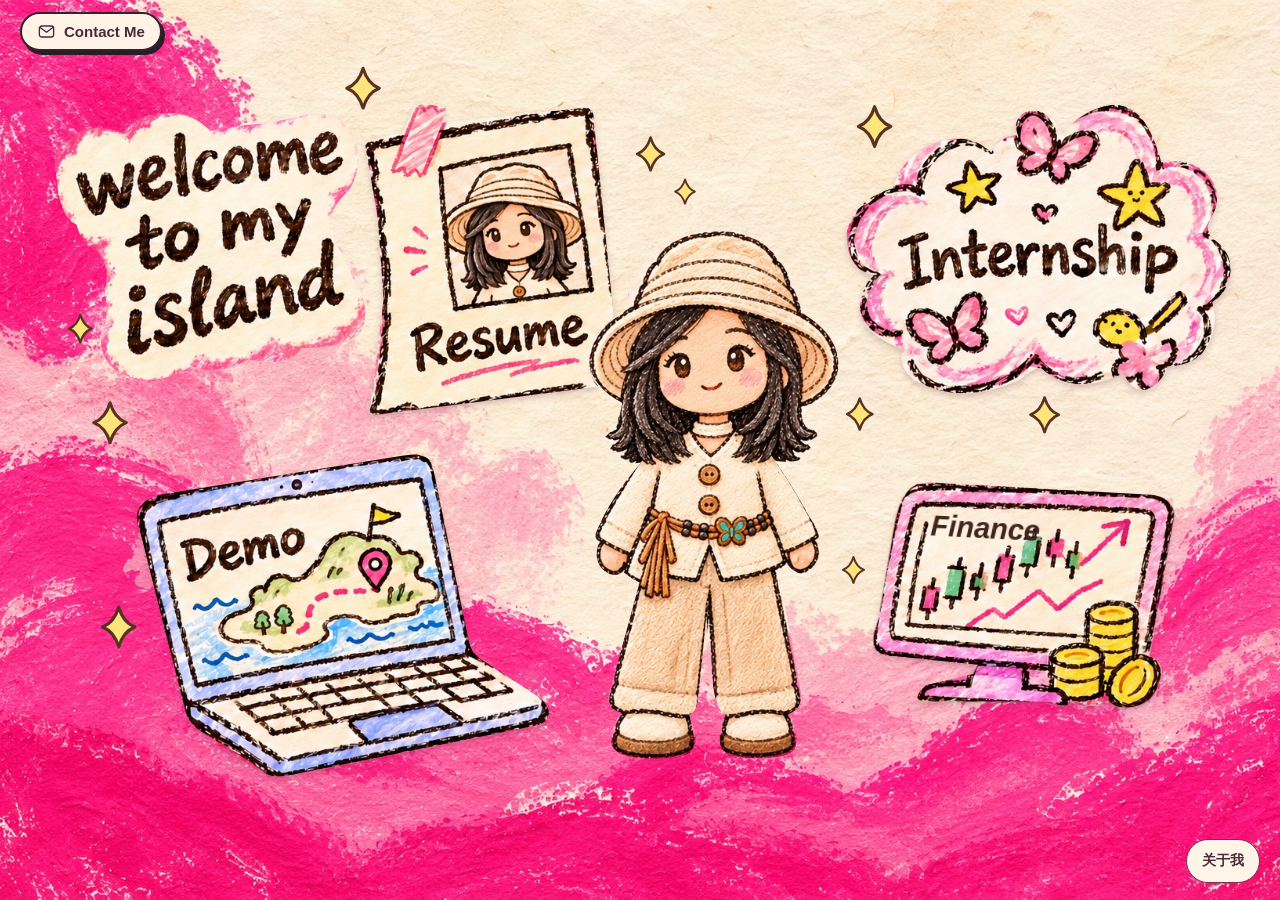
<file: index.html>
<!doctype html>
<html lang="zh-CN">
<head>
  <meta charset="utf-8">
  <meta name="viewport" content="width=device-width, initial-scale=1">
  <meta name="theme-color" content="#1d2440">
  <meta name="description" content="你好，我是王艺潞。关于 AI、产品、人的选择，以及一些工作以外的好奇心。">
  <title>艺潞 · 多问一句，再试一下</title>
  <link rel="stylesheet" href="styles.css">
  <link rel="stylesheet" href="opening.css">
  <link rel="stylesheet" href="internships.css">
  <link rel="stylesheet" href="experience-cards.css">
  <link rel="stylesheet" href="illustrations.css">
  <link rel="stylesheet" href="journey.css?v=timeline-type">
  <link rel="stylesheet" href="pages.css?v=campus-photos">
  <link rel="stylesheet" href="work.css?v=swipe-gallery">
  <link rel="stylesheet" href="island.css?v=20261105-intro">
  <script src="app.js?v=island-wink-hover" defer></script>
  <script src="pages.js?v=gf-internship" defer></script>
  <script src="work.js?v=swipe-gallery" defer></script>
<link rel="stylesheet" href="pink-theme.css?v=product-screen-focus">
  <link rel="stylesheet" href="contact.css?v=resume-download">
  <link rel="stylesheet" href="responsive.css?v=product-screen-first">
  <script src="contact.js?v=resume-download" defer></script>
</head>
<body class="portfolio-pages" data-view="home">
  <a class="island-back" href="#home" aria-label="Back：返回首页">← Back</a><a class="skip-link" href="#main">跳到主要内容</a>
  <svg width="0" height="0" aria-hidden="true" style="position:absolute;pointer-events:none">
          <defs>
            <image id="island-effects-source" href="assets/island/homepage-v3.jpg" width="1536" height="1024"/>
            <clipPath id="island-shape-resume">
              <path d="M417 119 L466 105 L480 74 L491 69 L521 75 L515 94 L698 75 Q707 74 709 84 L735 342 Q713 361 708 386 Q698 414 716 431 L432 467 Q422 470 424 459 L441 321 L434 218 Z"/>
            </clipPath>
            <clipPath id="island-shape-demo">
              <path d="M132 580 Q142 572 161 568 L461 520 Q489 514 499 524 Q503 529 506 543 L550 756 Q553 771 567 780 L639 827 Q653 838 652 849 Q651 859 639 863 L332 925 Q306 931 296 927 Q284 924 273 917 L209 872 Q194 862 189 848 L129 611 Q122 593 132 580 Z"/>
            </clipPath>
            <clipPath id="island-shape-internship">
              <path d="M1032 236 Q1038 194 1092 177 Q1102 138 1142 121 Q1187 103 1217 132 Q1234 106 1251 111 Q1242 83 1263 80 Q1290 73 1308 108 Q1329 82 1361 73 Q1412 59 1434 145 Q1468 138 1490 157 Q1518 185 1495 220 Q1491 229 1497 240 Q1531 263 1520 296 Q1515 314 1499 323 Q1508 350 1493 379 Q1479 404 1442 405 Q1435 427 1414 435 Q1396 438 1386 414 Q1322 445 1280 407 Q1267 409 1254 422 Q1180 457 1119 423 Q1097 407 1104 383 Q1070 371 1055 350 Q1040 322 1065 289 Q1033 281 1032 236 Z"/>
            </clipPath>
            <clipPath id="island-shape-finance">
              <path d="M1073 728 L1094 604 Q1105 551 1137 553 L1421 569 Q1445 571 1451 592 L1419 775 Q1443 783 1430 811 Q1424 834 1398 840 Q1377 844 1365 831 Q1344 845 1326 832 Q1311 844 1292 833 L1125 833 Q1116 828 1134 812 L1194 798 L1200 786 L1091 775 Q1060 774 1068 743 Z"/>

            </clipPath>
            <clipPath id="island-shape-welcome">
              <path d="M23 159Q15 123 43 115Q61 91 107 107Q130 81 165 82Q198 81 220 105Q254 97 280 96Q317 91 343 84Q384 77 404 112Q417 146 398 179Q373 203 371 226Q385 261 405 295Q429 340 408 366Q382 382 337 382Q317 408 269 396Q232 418 196 405Q150 433 111 416Q79 404 80 364Q93 340 85 310Q94 279 75 258Q57 251 49 224Q27 216 23 159Z"/>
            </clipPath>
            <clipPath id="island-shape-character">
              <path d="M747 338Q759 277 797 250Q835 223 890 234Q951 238 978 338Q1025 366 1022 408Q1017 443 983 456Q975 477 999 494Q993 506 982 504L993 516Q976 530 941 526Q962 556 984 596Q1001 620 997 635Q1003 654 988 668Q974 676 958 660L943 667Q957 721 973 817Q979 840 959 849Q972 870 967 891Q963 906 915 905Q876 907 871 888Q868 871 878 850Q866 844 862 814L853 724Q849 771 843 825Q842 847 831 850Q844 880 837 891Q834 907 784 906Q741 906 733 890Q728 872 744 847Q725 842 729 824L768 681Q758 677 749 669Q736 676 723 666Q710 657 714 635Q706 631 713 616Q730 574 770 528Q743 533 728 511Q741 504 720 498Q740 486 746 452Q708 432 703 400Q696 364 747 338Z"/>
            </clipPath>
            <path id="island-static-star" d="M0-22Q5-5 18 0Q5 5 0 22Q-5 5-18 0Q-5-5 0-22Z"/>
            <clipPath id="island-wink-eye"><ellipse cx="815" cy="404" rx="20" ry="18"/></clipPath>
          </defs>
  </svg>
  <svg class="svg-library" xmlns="http://www.w3.org/2000/svg" aria-hidden="true"><defs>
    <symbol id="curious-star" viewBox="0 0 310 310"><path d="m150 18 30 55 58-25-13 62 59 22-51 36 26 58-64-4-22 62-35-52-59 28 2-65-62-22 54-35-25-61 65 5Z" fill="#f58540" stroke="#f9fcf4" stroke-width="12" stroke-linejoin="round"/><g fill="#f9fcf4"><ellipse cx="119" cy="133" rx="22" ry="27"/><ellipse cx="180" cy="133" rx="22" ry="27"/></g><g class="sticker-pupils" fill="#1d2440"><ellipse cx="122" cy="136" rx="10" ry="15"/><ellipse cx="177" cy="136" rx="10" ry="15"/></g><path d="M122 181q28 28 57-3" fill="none" stroke="#1d2440" stroke-width="7" stroke-linecap="round"/><path d="m97 173 9 3m89-3 9-3" stroke="#ed6964" stroke-width="8" stroke-linecap="round"/></symbol>
    <symbol id="icon-mail" viewBox="0 0 32 32"><rect x="5" y="8" width="22" height="17" rx="3"/><path d="m6 10 10 8 10-8"/></symbol>
    <symbol id="icon-file" viewBox="0 0 32 32"><path d="M9 4h10l6 6v18H9Z"/><path d="M19 4v7h6M13 17h8m-8 5h8"/></symbol>
    <symbol id="icon-idea" viewBox="0 0 100 100"><path d="M32 57C9 26 38 6 56 12c31 9 27 35 12 47l-5 13H40Z" fill="#f58540" stroke="#1d2440" stroke-width="5"/><path d="M40 78h24m-21 9h18M9 15l10 8M82 9l-7 12M86 44h12" stroke="#1d2440" stroke-width="5" stroke-linecap="round"/></symbol>
    <symbol id="icon-build" viewBox="0 0 100 100"><rect x="10" y="12" width="80" height="62" rx="12" fill="#c8c4f3" stroke="#1d2440" stroke-width="5"/><path d="M15 28h70M27 20h1m9 0h1m9 0h1M40 82h20m-10-8v8" stroke="#1d2440" stroke-width="5" stroke-linecap="round"/><path d="m38 42-12 10 12 10m24-20 12 10-12 10" fill="none" stroke="#1d2440" stroke-width="5" stroke-linecap="round" stroke-linejoin="round"/></symbol>
    <symbol id="icon-outside" viewBox="0 0 100 100"><circle cx="50" cy="50" r="37" fill="#ff9bb4" stroke="#1d2440" stroke-width="5"/><path d="m62 26-3 33-33 15 13-33Z" fill="#f9fcf4" stroke="#1d2440" stroke-width="4"/><circle cx="49" cy="50" r="5" fill="#1d2440"/></symbol>
    <symbol id="icon-study" viewBox="0 0 100 100"><path d="M50 27Q29 13 10 24v57q21-10 40 4 21-14 40-4V24Q69 13 50 27Z" fill="#c8c4f3" stroke="#1d2440" stroke-width="5" stroke-linejoin="round"/><path d="M50 27v58M21 36l17 3M21 49l17 3m24-13 17-3M62 52l17-3" stroke="#1d2440" stroke-width="4" stroke-linecap="round"/></symbol>
    <symbol id="icon-briefcase" viewBox="0 0 100 100"><rect x="9" y="28" width="82" height="59" rx="12" fill="#f58540" stroke="#1d2440" stroke-width="5"/><path d="M34 27v-8q0-6 6-6h20q6 0 6 6v8M11 48q39 23 78 0" fill="none" stroke="#1d2440" stroke-width="5" stroke-linejoin="round"/><rect x="42" y="48" width="16" height="19" rx="4" fill="#f9fcf4" stroke="#1d2440" stroke-width="4"/></symbol>
  </defs></svg>


  <main id="main">
    <section id="home" data-view="home" class="hero island-home" aria-labelledby="hero-title">
      <h1 id="hero-title" class="sr-only" lang="en">welcome to my island</h1>
      <div class="island-board">
        <svg class="island-art" viewBox="0 0 1536 1024" role="img" aria-label="粉色蜡笔画中的艺潞小岛：戴渔夫帽的女孩和四周的简历、电脑、蝴蝶云朵及行情屏">
          <g aria-hidden="true" fill="#ffe37c" stroke="#573221" stroke-width="3.5" stroke-linejoin="round">
            <use href="#island-static-star" transform="translate(415 50) scale(1.15)"/>
            <use href="#island-static-star" transform="translate(782 134) scale(.95)"/>
            <use href="#island-static-star" transform="translate(826 182) scale(.7)"/>
            <use href="#island-static-star" transform="translate(1068 99) scale(1.15)"/>
            <use href="#island-static-star" transform="translate(54 357) scale(.8)"/>
            <use href="#island-static-star" transform="translate(92 477) scale(1.15)"/>
            <use href="#island-static-star" transform="translate(1049 466) scale(.9)"/>
            <use href="#island-static-star" transform="translate(1285 467)"/>
            <use href="#island-static-star" transform="translate(103 738) scale(1.15)"/>
            <use href="#island-static-star" transform="translate(1041 665) scale(.75)"/>
          </g>
          <use href="#island-effects-source" clip-path="url(#island-shape-welcome)"/>
          <g class="island-cutout island-cutout--resume"><use href="#island-effects-source" clip-path="url(#island-shape-resume)"/></g>
          <g class="island-cutout island-cutout--demo">
            <use href="#island-effects-source" clip-path="url(#island-shape-demo)"/>
          </g>
          <g class="island-cutout island-cutout--internship"><use href="#island-effects-source" clip-path="url(#island-shape-internship)"/></g>
          <g class="island-cutout island-cutout--finance">
            <use href="#island-effects-source" clip-path="url(#island-shape-finance)"/>
            <text x="1139" y="621" transform="rotate(3 1139 621)" fill="#3f251c"
                  font-family="Marker Felt, Segoe Print, Trebuchet MS, sans-serif"
                  font-size="37" font-weight="700" font-style="italic">Finance</text>
          </g>
          <use href="#island-effects-source" clip-path="url(#island-shape-character)"/>
          <g class="island-wink" clip-path="url(#island-wink-eye)">
            <use href="#island-effects-source" transform="translate(-42 0)"/>
            <path d="M802 404 Q814 392 827 403" fill="none" stroke="#3f251c" stroke-width="3.6" stroke-linecap="round"/>
          </g>
          <g class="island-hello-sparks" fill="#ffe37c" stroke="#573221" stroke-width="3" stroke-linejoin="round">
            <path d="M986 267 Q991 288 1006 291 Q990 296 986 312 Q983 297 969 291 Q982 286 986 267 Z"/>
            <path d="M1023 339 Q1027 351 1037 354 Q1026 358 1023 369 Q1020 358 1011 354 Q1020 350 1023 339 Z"/>
          </g>
        </svg>
        <nav class="island-hotspots" aria-label="小岛四个入口">
          <a class="island-link island-link--resume" href="#resume"><span class="island-link-tip">查看lydia的简历</span></a>
          <a class="island-link island-link--demo" href="#project-today"><span class="island-link-tip">查看lydia做过的产品</span></a>
          <a class="island-link island-link--internship" href="#internships"><span class="island-link-tip">查看lydia的实习</span></a>
          <a class="island-link island-link--finance" href="#education"><span class="island-link-tip">查看lydia的求学经历</span></a>
        </nav>
        <button class="island-character-button" type="button" aria-label="和小岛上的艺潞打招呼"></button>
      </div>
      <nav class="island-section-links" aria-label="网站板块">
        <a href="#about">关于我</a>
      </nav>
    </section>

    <section id="resume" data-view="resume" class="resume-view" hidden aria-labelledby="resume-title">
      <div class="resume-sheet">
        <header class="resume-heading">
          <h2 id="resume-title">简历 <span lang="en">Resume</span></h2>
          <p>王艺潞</p>
          <a href="mailto:wangyilu2004@163.com">wangyilu2004@163.com</a> · <a href="tel:13287998950">13287998950</a>
        </header>

        <section class="resume-group" aria-labelledby="resume-education">
          <h3 id="resume-education">教育背景</h3>
          <article class="resume-entry">
            <header><h4>北京大学汇丰商学院</h4><p class="resume-date">2026.09–2029.06</p></header>
            <p class="resume-role">金融管理</p>
          </article>
          <article class="resume-entry">
            <header><h4>西安交通大学经济与金融学院</h4><p class="resume-date">2022.09–2026.06</p></header>
            <p class="resume-role">金融学</p>
            <ul>
              <li><strong>GPA：</strong>92.16，专业排名：1/82（前2%） ，连续三学年获得国家奖学金、校级优秀学生称号</li>
              <li><strong>英语成绩：</strong>CET-6（617），CET-4（631）</li>
              <li><strong>相关课程：</strong>金融学（96），会计学（96），概率论与数理统计（96），经济数学建模（99）</li>
              <li><strong>竞赛奖项：</strong>“挑战杯”中国大学生创业计划竞赛国家级金奖(前 1%)，全国大学生市场调查与分析大赛国家级三等奖，中国国际大学生创新大赛（2024）省级银奖，第十五届全国大学生数学竞赛省二等奖</li>
            </ul>
          </article>
        </section>

        <section class="resume-group" aria-labelledby="resume-experience">
          <h3 id="resume-experience">实习经历</h3>
          <article class="resume-entry">
            <header><h4>字节跳动</h4><p class="resume-date">2026.05–2026.08 · 上海</p></header>
            <p class="resume-role">抖音电商数据分析实习生</p>
            <ul>
              <li><strong>领航计划达成Agent搭建：</strong>按AB组赛道拆解，追踪领航计划两大核心目标-结算GMV和综合收入的达成进度、缺口和同比增速，并与大盘赛道整体做对比，定位问题赛道并定向追进；针对领航计划达成追踪高度依赖人工的痛点，参与领航Agent搭建，并内置“问题赛道自动识别+增速归因”的逻辑，结论直达管理层与各赛道POC，为常态化分析工作节省80%时间</li>
              <li><strong>高调性品牌挖掘：</strong>S4+品牌中未入驻商家具备可观市场空间，其中高端、奢品品牌入驻缺口更大，需构建基于站内外数据的高调性品牌识别能力，为运营团队提供精准招商线索；以玩具、鞋包类目切入，发现仅37%实现品牌精准匹配，站内外品牌匹配和高调性品牌挖掘的准确性有待通过大模型优化</li>
            </ul>
          </article>
          <article class="resume-entry">
            <header><h4>快手</h4><p class="resume-date">2026.01–2026.04 · 北京</p></header>
            <p class="resume-role">海外事业部战略分析实习生</p>
            <ul>
              <li><strong>非核心人群用户调研：</strong>基于营收和活跃度对大盘DAU进行12类人群划分，发现V9/11/12非核心人群（低活低营收）规模可观、但粘性较低，通过用户访谈完成促跃迁机会人群识别、防滑落摩擦点识别；利用Claude code构建AI用户招募工作流</li>
              <li><strong>巴西市场影视综扫描：</strong>测算巴西影视综时长分布与天花板，巴西已出现中长视频-&gt;短视频-&gt;短剧的时长变迁，以中国影视综时长占比为天花板，在互联网总时长稳定的假设下，其日均增量空间约14min</li>
            </ul>
          </article>
          <article class="resume-entry">
            <header><h4>中金公司</h4><p class="resume-date">2024.11–2025.02 · 上海</p></header>
            <p class="resume-role">研究部汽车组行研实习生</p>
            <ul>
              <li><strong>汽车经销商行业深度研究：</strong>基于汽车经销商行业新车销售量价齐跌，行业进入洗牌阶段的现状，从新能源开放经销模式、竞争格局走向集中、利润结构转向售后三大角度分析其发展前景与应对方式，深度分析中升、永达 2 家龙头，独立搭建 DCF 财务估值模型，输出 40 余页行业深度报告</li>
              <li><strong>数据库搭建与监控：</strong>搭建涵盖 30+车企、50+核心指标的数据库并持续维护；运用数据透视表、VLOOKUP 函数制作包括价格走势、产销量、交强险上牌量等的月度趋势看板，输出 12 份数据周报与月报</li>
            </ul>
          </article>
          <article class="resume-entry">
            <header><h4>广发证券</h4><p class="resume-date">2024.05–2024.09 · 上海</p></header>
            <p class="resume-role">研究所机械组实习生（2023年新财富第一）</p>
            <ul>
              <li><strong>造船行业深度研究：</strong>分析造船行业船价、订单等10余项数据，并根据指标体系构建自下而上的定性供需模型，进一步从需求修复、供给收缩与中小船企产能的非同步复苏三个角度分析此轮由产业逻辑驱动的造船上行行情</li>
              <li><strong>协助撰写汇川技术深度复盘报告：</strong>复盘工控龙头何以凭借强大阿尔法从单一赛道冠军到平台王者，从国产替代到走向全球：对外借助新能源产业链崛起+国产替代之机，对内凭借差异化优势筑牢竞争壁垒，进一步拆分各大业务,分析其发展前景</li>
            </ul>
          </article>
        </section>

        <section class="resume-group" aria-labelledby="resume-projects">
          <h3 id="resume-projects">项目经历</h3>
          <article class="resume-entry">
            <header><h4>今天去哪｜AI 商圈行程规划产品</h4><p class="resume-date">2026.09–2026.10</p></header>
            <a href="#project-today">查看项目介绍</a>
            <ul>
              <li><strong>需求分析及产品设计：</strong>围绕用户跨平台查攻略后仍需自行组合行程、临时变化后重新决策的问题，结合商户氛围与体验特色难被精准发现的供给痛点，设计“表达需求-确认理解-比较方案-查看行程-反馈调整-社区分享-获得积分”的核心链路，通过可编辑条件、差异化备选及推荐理由保留用户决策权</li>
              <li><strong>开发落地及评测迭代：</strong>实现可交互 MVP，整合金鹰广场及石岐万象汇167条商户与体验点资料，接入 DeepSeek 解析需求与修改意图，由规则引擎执行商户匹配、行程编排及预算、营业时间等约束校验；以预算与时长不超限、营业时段可完成体验、备选方案存在差异为验收标准，建立覆盖各场景的回归用例</li>
              <li><strong>项目成果：</strong>完成商圈场景下从需求输入到路线生成、动态调整及方案评分分享的 MVP，入围完美金鹰·假日商圈AI大赛决赛；明确后续商场运营接入路径及用户免费使用、商场付费部署的 B2B2C 模式</li>
            </ul>
          </article>
        </section>

        <section class="resume-group" aria-labelledby="resume-other">
          <h3 id="resume-other">其他信息</h3>
          <p><strong>技能：</strong>熟练使用 Claude Code, Codex, Office, Python, SQL, Data.ai</p>
          <p><strong>爱好特长：</strong>飞盘、骑行、攀岩、赛艇（第五届鄂尔多斯赛艇大学生组女子八人单桨有舵手1000米第一名）</p>
        </section>
      </div>
    </section>

    <section class="education shell" id="education" data-view="education" hidden data-section aria-labelledby="education-title">
      <div class="page-title"><h2 id="education-title">求学经历 <span lang="en">Education</span></h2></div>
      <ol class="academic-journey">
        <li class="academic-stage">
          <p class="academic-period"><strong>本科</strong> <time datetime="2022-09">2022.09</time> — <time datetime="2026-06">2026.06</time></p>
          <article class="academic-school academic-school--xjtu" aria-labelledby="xjtu-title">
            <header class="academic-school-main">
              <div class="academic-seal"><img src="assets/school-emblems/xjtu.png" alt="西安交通大学校徽"></div>
              <div><h3 id="xjtu-title">西安交通大学</h3><p>经济与金融学院 <span>·</span> 金融学</p></div>
            </header>
            <dl class="academic-stats">
              <div><dt>专业排名</dt><dd>1<small>/82</small></dd></div>
              <div><dt>学业成绩</dt><dd>92.16</dd></div>
              <div><dt>连续获国家奖学金</dt><dd>3<small> 年</small></dd></div>
            </dl>
            <fieldset class="academic-details">
              <legend class="sr-only">西安交通大学经历详情</legend>
              <div class="academic-options">
                <label><input class="sr-only" type="radio" name="academic-detail" value="courses" aria-controls="academic-courses" checked>课程成绩</label>
                <label><input class="sr-only" type="radio" name="academic-detail" value="awards" aria-controls="academic-awards">竞赛荣誉</label>
              </div>
              <div class="academic-panels">
                <dl class="academic-panel" id="academic-courses">
                  <div><dt>金融学</dt><dd>96</dd></div>
                  <div><dt>会计学</dt><dd>96</dd></div>
                  <div><dt>概率统计</dt><dd>96</dd></div>
                  <div><dt>经济数学建模</dt><dd>99</dd></div>
                  <div><dt>CET-6</dt><dd>617</dd></div>
                </dl>
                <dl class="academic-panel" id="academic-awards">
                  <div><dt>“挑战杯”大学生创业计划竞赛</dt><dd>国家级金奖</dd></div>
                  <div><dt>全国大学生市场调查与分析大赛</dt><dd>国家级三等奖</dd></div>
                  <div><dt>中国国际大学生创新大赛</dt><dd>省级银奖</dd></div>
                </dl>
              </div>
            </fieldset>
          </article>
        </li>
        <li class="academic-stage">
          <p class="academic-period"><strong>硕士</strong> <time datetime="2026-09">2026.09</time> — <time datetime="2029-06">2029.06</time></p>
          <article class="academic-school academic-school--pku" aria-labelledby="pku-title">
            <div class="academic-seal"><img src="assets/school-emblems/pku.jpg" alt="北京大学校徽"></div>
            <div><h3 id="pku-title">北京大学</h3><p>汇丰商学院 <span>·</span> 金融管理</p></div>
            <span class="academic-status">在读</span>
          </article>
        </li>
      </ol>
    </section>

    <section class="experience" id="internships" data-view="internships" hidden data-section aria-labelledby="experience-title">
      <div class="experience-heading shell">
        <h2 id="experience-title" aria-label="过往实习"><span lang="zh-CN">过往实习</span><span lang="en">Internship</span></h2>
      </div>

      <div class="experience-card-area shell" id="internship-cards">
<div class="journey-board">

<div class="journey-scroll" role="region" aria-label="实习时间线" tabindex="0"><ol class="journey-track">
<li class="journey-stop journey-stop--gf"><div class="journey-date"><div class="journey-date-top"><strong class="journey-position">研究所机械组实习生</strong></div><span>2024.05 — 2024.09</span></div>
<a class="journey-card" id="exp-gf" data-company="gf" href="experience.html#gf" aria-label="查看广发证券实习详情">
<div class="journey-card-head"><div class="journey-company"><span class="company-logo company-logo--gf" aria-hidden="true"><img src="assets/company-logos/gf-securities.png" alt="" width="369" height="350" decoding="async"></span><h4>广发证券</h4></div></div>
<img class="journey-image" src="assets/internship-illustrations/04-guangfa-portrait.png" alt="毛绒艺潞在船坞前研究造船订单、船价和产能，并搭建供需模型" width="1024" height="1536" loading="lazy" decoding="async">
<div class="journey-outcome"><span class="journey-open" aria-hidden="true">↗</span><strong>10余项<span>造船行业数据</span></strong><p>搭建供需模型 · 协助复盘汇川技术</p></div></a></li>
<li class="journey-stop journey-stop--cicc"><div class="journey-date"><div class="journey-date-top"><strong class="journey-position">研究部汽车组实习生</strong></div><span>2024.11 — 2025.02</span></div>
<a class="journey-card" id="exp-cicc" data-company="cicc" href="experience.html#cicc" aria-label="查看中金公司实习详情">
<div class="journey-card-head"><div class="journey-company"><span class="company-logo company-logo--cicc" aria-hidden="true"><img src="assets/company-logos/cicc-original.jpg" alt="" decoding="async"></span><h4>中金公司</h4></div></div>
<img class="journey-image" src="assets/internship-illustrations/01-cicc-portrait-v2.png?v=outfit" alt="毛绒艺潞研究汽车行业，维护数据、拆解公司并做 DCF 估值" width="1024" height="1536" loading="lazy" decoding="async">
<div class="journey-outcome"><span class="journey-open" aria-hidden="true">↗</span><strong>40余页<span>行业深度报告</span></strong><p>汽车经销商研究 · 独立搭建 DCF 模型</p></div></a></li>
<li class="journey-stop journey-stop--kwai"><div class="journey-date"><div class="journey-date-top"><strong class="journey-position">海外事业部战略分析实习生</strong></div><span>2026.01 — 2026.04</span></div>
<a class="journey-card" id="exp-kwai" data-company="kwai" href="experience.html#kuaishou" aria-label="查看快手实习详情">
<div class="journey-card-head"><div class="journey-company"><span class="company-logo company-logo--kwai" aria-hidden="true"><img src="assets/company-logos/kuaishou-original.jpg" alt="" decoding="async"></span><h4>快手</h4></div></div>
<img class="journey-image" src="assets/internship-illustrations/02-kuaishou-portrait-v2.png?v=outfit" alt="毛绒艺潞从用户分层出发，通过访谈和中葡翻译理解真实需求" width="1024" height="1536" loading="lazy" decoding="async">
<div class="journey-outcome"><span class="journey-open" aria-hidden="true">↗</span><strong>12类<span>用户人群</span></strong><p>用户分层与访谈 · 尝试 AI 用研</p></div></a></li>
<li class="journey-stop journey-stop--byte"><div class="journey-date"><div class="journey-date-top"><strong class="journey-position">抖音电商数据分析实习生</strong></div><span>2026.05 — 2026.08</span></div>
<a class="journey-card" id="exp-byte" data-company="byte" href="experience.html#bytedance" aria-label="查看字节跳动实习详情">
<div class="journey-card-head"><div class="journey-company"><span class="company-logo company-logo--byte" aria-hidden="true"><img src="assets/company-logos/bytedance-original.jpg" alt="" decoding="async"></span><h4>字节跳动</h4></div></div>
<img class="journey-image" src="assets/internship-illustrations/03-bytedance-portrait-v2.png" alt="毛绒艺潞追踪赛道、自动归因，并将分析转成业务结论" width="1024" height="1536" loading="lazy" decoding="async">
<div class="journey-outcome"><span class="journey-open" aria-hidden="true">↗</span><strong>80%<span>常态分析节省时间</span></strong><p>参与领航 Agent 搭建 · 品牌挖掘</p></div></a></li>
</ol></div><div class="journey-learning" aria-label="经历中的思考路径"><span>拆解行业</span><i aria-hidden="true">→</i><span>梳理数据</span><i aria-hidden="true">→</i><span>AI 辅助用研</span><i aria-hidden="true">→</i><span>Agent搭建</span><i aria-hidden="true">→</i><span>自动归因</span><i aria-hidden="true">→</i><span>连接数据与业务</span></div></div>
</div>
    </section>

    <section class="thinking" id="work" data-view="work" hidden data-section aria-labelledby="thinking-title">
      <header class="page-title work-page-heading">
        <h2 id="thinking-title">我的作品 <span lang="en">Selected Work</span></h2>
        <span class="work-finalist">金鹰商圈 AI 大赛决赛项目</span>
      </header>
      <article class="work-project" id="project-today" aria-labelledby="today-project-title">
        <div class="dream" aria-hidden="true">
          <img class="architecture" src="assets/today-project/mall-scene.png" alt="">
          <img class="eagle" src="assets/today-project/explorer.png" alt="">
        </div>
        <div class="composition">
          <div class="copy">
            <h3 id="today-project-title">今天去哪？</h3>
            <p class="category">AI 商圈行程规划</p>
            <p class="lead">告诉它今天想怎么过，它会排出一条还能随时调整的商场路线</p>
            <ol class="journey" aria-label="产品流程">
              <li><span class="step">表达愿望</span><span class="arrow" aria-hidden="true">→</span></li>
              <li><span class="step">比较方案</span><span class="arrow" aria-hidden="true">→</span></li>
              <li><span class="step">途中调整</span></li>
            </ol>
            <p class="context">以中山完美金鹰广场和石岐万象汇为场景，按时间、预算和心情推荐去处，并解释为什么这么安排</p>
            <a class="cta" href="https://pond-qbyi.upma.site/" target="_blank" rel="noopener noreferrer">体验交互原型 <span aria-hidden="true">↗</span></a>
          </div>
          <section class="showcase" aria-label="产品演示" aria-roledescription="轮播">
            <div class="swipe-area" tabindex="0" role="group" aria-label="产品画面，可横向滑动、用触控板双指横滑或按左右方向键切换">
              <figure class="device back" data-screen="1" aria-hidden="true"
                style="--source-width: 860; --source-height: 1720; --trim: 110; --body-height: 1610;">
                <div class="device-header" aria-hidden="true"><span class="brand">今</span>今天去哪</div>
                <div class="device-body">
                  <div class="capture"><img src="assets/today-project/02-options.png" alt="" draggable="false"></div>
                  <div class="community-nav" aria-hidden="true"></div>
                </div>
              </figure>
              <figure class="device front" data-screen="0"
                style="--source-width: 860; --source-height: 1720; --trim: 139; --body-height: 1581;">
                <div class="device-header" aria-hidden="true"><span class="brand">今</span>今天去哪</div>
                <div class="device-body">
                  <div class="capture"><img src="assets/today-project/01-wish.png" alt="表达愿望界面" draggable="false"></div>
                  <div class="community-nav" aria-hidden="true"></div>
                </div>
                <button type="button" class="detail-trigger" aria-label="放大表达愿望界面" aria-haspopup="dialog">
                  <span aria-hidden="true">
                    <svg viewBox="0 0 20 20" fill="none" stroke="currentColor" stroke-width="1.5">
                      <path d="M3 7V3h4m6 0h4v4m0 6v4h-4m-6 0H3v-4"/>
                    </svg>
                  </span>
                </button>
              </figure>
            </div>
            <div class="controls" role="group" aria-label="选择产品画面">
              <button type="button" aria-pressed="true"><span>表达愿望</span></button>
              <button type="button" aria-pressed="false"><span>比较方案</span></button>
              <button type="button" aria-pressed="false"><span>查看行程</span></button>
              <button type="button" aria-pressed="false"><span>途中调整</span></button>
              <button type="button" aria-pressed="false"><span>商圈互动</span></button>
              <button type="button" aria-pressed="false"><span>个人积分</span></button>
            </div>
            <p class="sr-only" id="screen-status" aria-live="polite" aria-atomic="true">1 / 6，表达愿望</p>
          </section>
        </div>
      </article>
    </section>

    <section class="outside shell" id="about" data-view="about" hidden data-section aria-labelledby="outside-title">
      <div class="outside-heading"><h2 id="outside-title">关于我 <span lang="en">Beyond Work</span></h2><p>赛艇、攀岩、骑行，也玩飞盘。</p></div>
      <div class="interest-list" aria-label="我的兴趣，点击了解">
        <button class="interest interest-rowing" type="button" data-interest="rowing"><svg viewBox="0 0 240 140" fill="none" aria-hidden="true"><path d="M20 91c53 18 146 18 201-1l-28 23H51L20 91Z" fill="currentColor"/><path d="m80 49 75 69M165 48l-72 72M101 54l-22 25 42 7m25-29 16 23-29 9M32 129c23-12 35 12 57 0s32 12 54 0 32 12 55 0" stroke="currentColor" stroke-width="5" stroke-linecap="round"/><circle cx="112" cy="35" r="11" fill="currentColor"/><circle cx="145" cy="35" r="11" fill="currentColor"/></svg><span>在艇上，看方向。</span><small>赛艇舵手 <span aria-hidden="true">↗</span></small></button>
        <button class="interest interest-climb" type="button" data-interest="climb"><svg viewBox="0 0 200 160" fill="none" aria-hidden="true"><path d="m35 136 46-94 25 40 20-23 48 77H35Z" stroke="currentColor" stroke-width="5" stroke-linejoin="round"/><path d="m103 106 13-20m-13 20-17 13m17-13 13 24m-13-24-19-5" stroke="currentColor" stroke-width="6" stroke-linecap="round"/><circle cx="106" cy="88" r="7" fill="currentColor"/><path d="M140 20c-8 17-28 19-28 42" stroke="currentColor" stroke-width="3" stroke-dasharray="5 7"/></svg><span>换一条路，上去。</span><small>攀岩 <span aria-hidden="true">↗</span></small></button>
        <button class="interest interest-bike" type="button" data-interest="bike"><svg viewBox="0 0 240 150" fill="none" aria-hidden="true"><circle cx="52" cy="105" r="30" stroke="currentColor" stroke-width="5"/><circle cx="187" cy="105" r="30" stroke="currentColor" stroke-width="5"/><path d="m52 105 40-57 36 57H52Zm40-57h67l-31 57m31-57 28 57m-36-72h22m-76 0H76m16 15-7-15" stroke="currentColor" stroke-width="5" stroke-linecap="round" stroke-linejoin="round"/></svg><span>骑远一点，再一点。</span><small>骑行，也玩飞盘 <span aria-hidden="true">↗</span></small></button>
      </div>
<div class="about-contact"><div class="contact-bottom"><a href="mailto:wangyilu2004@163.com">wangyilu2004@163.com</a><button id="copy-email" type="button">复制邮箱</button><span class="copy-status" id="copy-status" role="status"></span></div><a class="about-resume" href="assets/resume.pdf" download="王艺潞-简历.pdf">下载简历 ↓</a></div>
    </section>


  </main>


  <dialog id="interest-dialog" class="interest-dialog" aria-labelledby="interest-title"><button class="close-dialog" type="button" data-close="interest-dialog" aria-label="关闭兴趣介绍">×</button><span class="dialog-flower" aria-hidden="true">✳</span><h2 id="interest-title"></h2><p id="interest-description"></p></dialog>
<dialog class="detail work-detail" aria-labelledby="detail-title">
  <header class="device-header">
    <span class="brand" aria-hidden="true">今</span>
    <h2 id="detail-title">今天去哪</h2>
    <form method="dialog"><button aria-label="关闭详情" type="submit" autofocus>×</button></form>
  </header>
  <div class="capture"><img alt=""></div>
  <div class="community-nav" aria-hidden="true"></div>
</dialog>
</body>
</html>
</file>
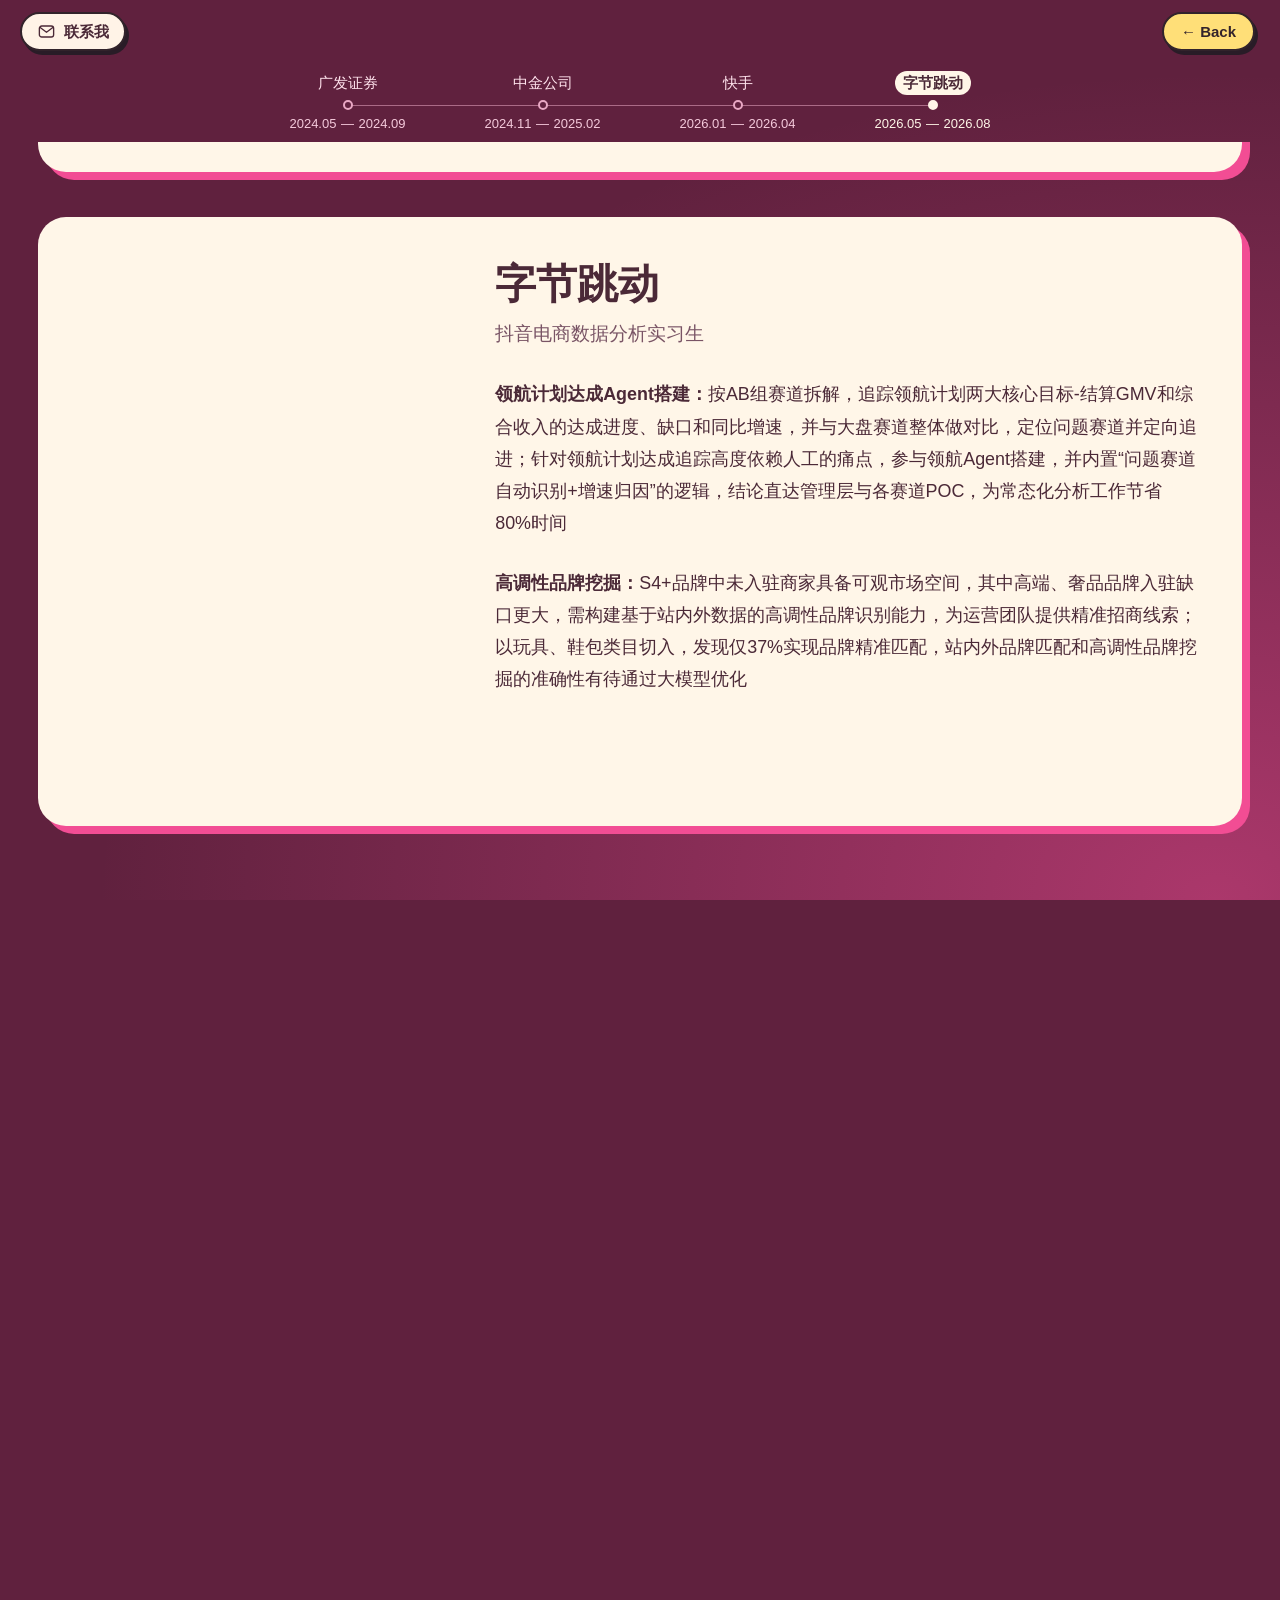
<file: experience-bytedance.html>
<!doctype html>
<html lang="zh-CN">
<head>
  <meta charset="utf-8">
  <meta name="viewport" content="width=device-width, initial-scale=1">
  <meta http-equiv="refresh" content="0; url=experience.html#bytedance">
  <title>字节跳动实习经历 · 王艺潞</title>
</head>
<body><a href="experience.html#bytedance">打开字节跳动实习经历</a></body>
</html>
</file>
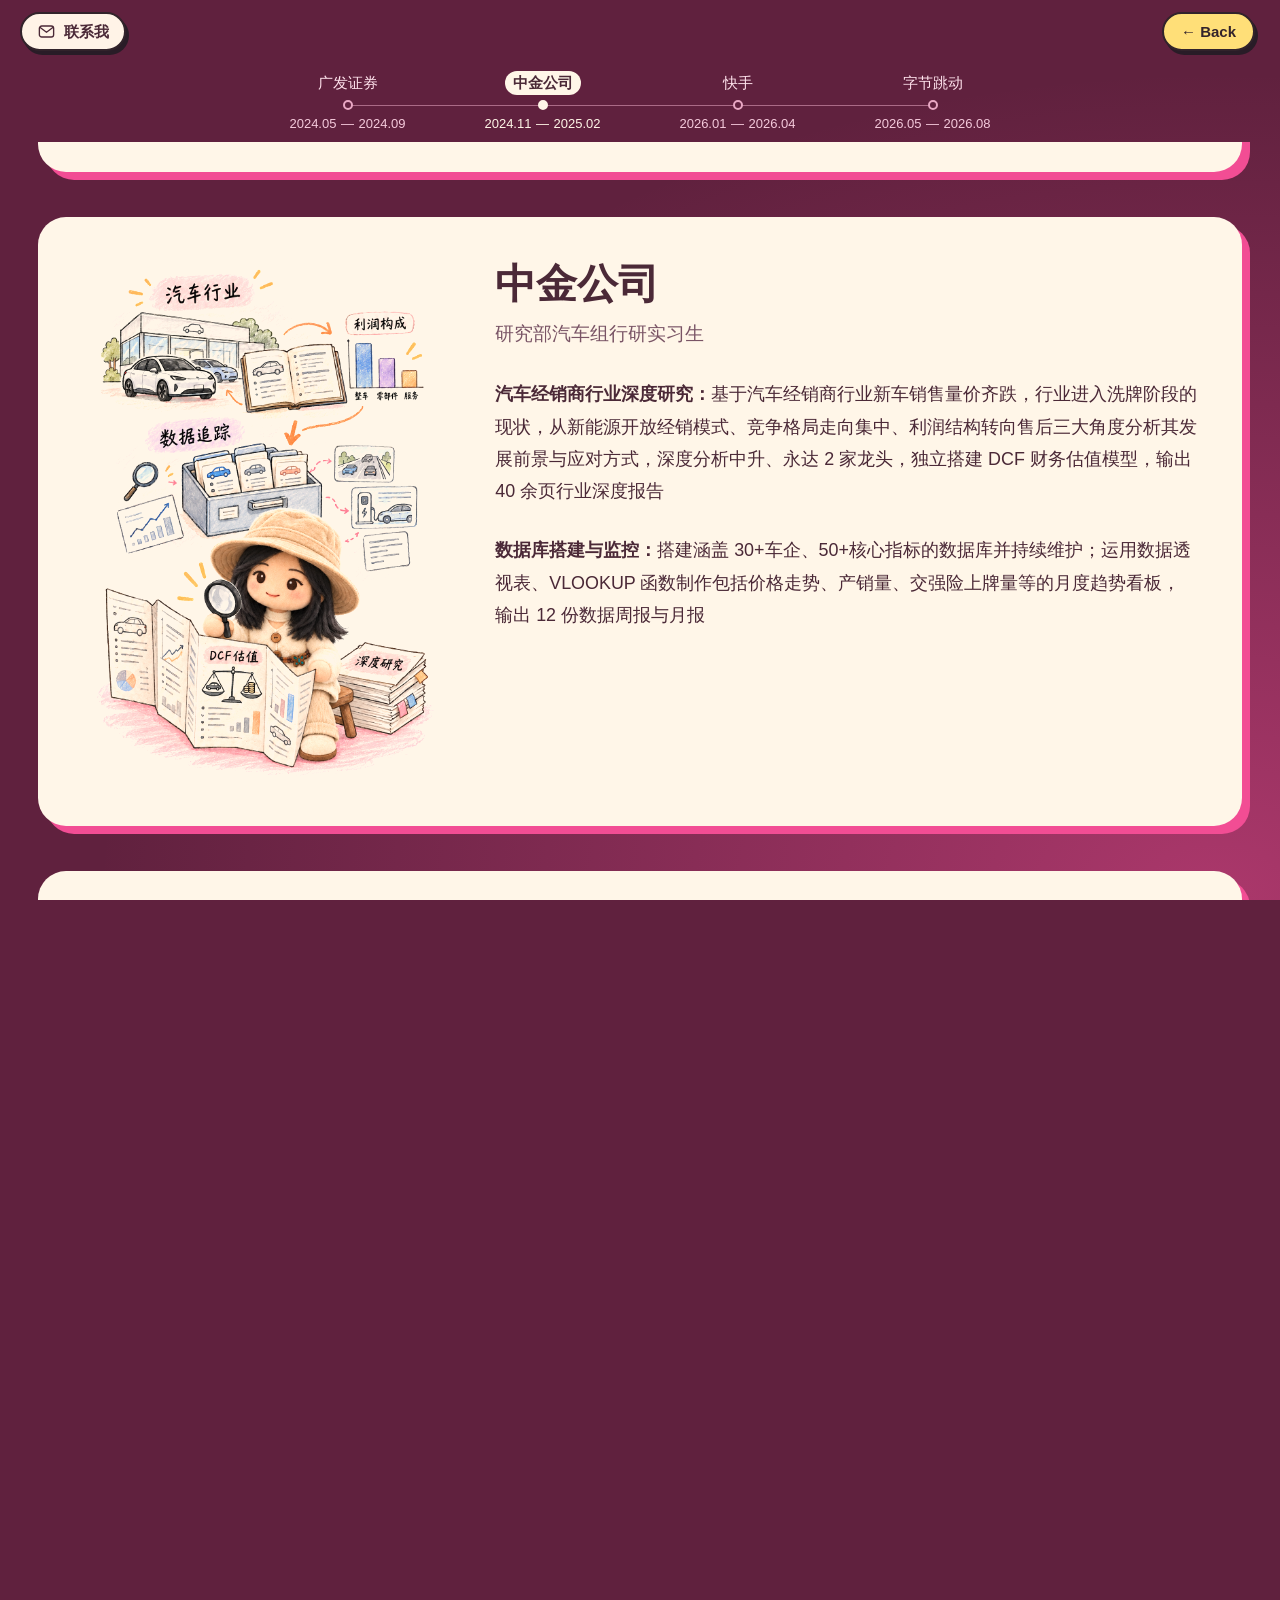
<file: experience-cicc.html>
<!doctype html>
<html lang="zh-CN">
<head>
  <meta charset="utf-8">
  <meta name="viewport" content="width=device-width, initial-scale=1">
  <meta http-equiv="refresh" content="0; url=experience.html#cicc">
  <title>中金公司实习经历 · 王艺潞</title>
</head>
<body><a href="experience.html#cicc">打开中金公司实习经历</a></body>
</html>
</file>
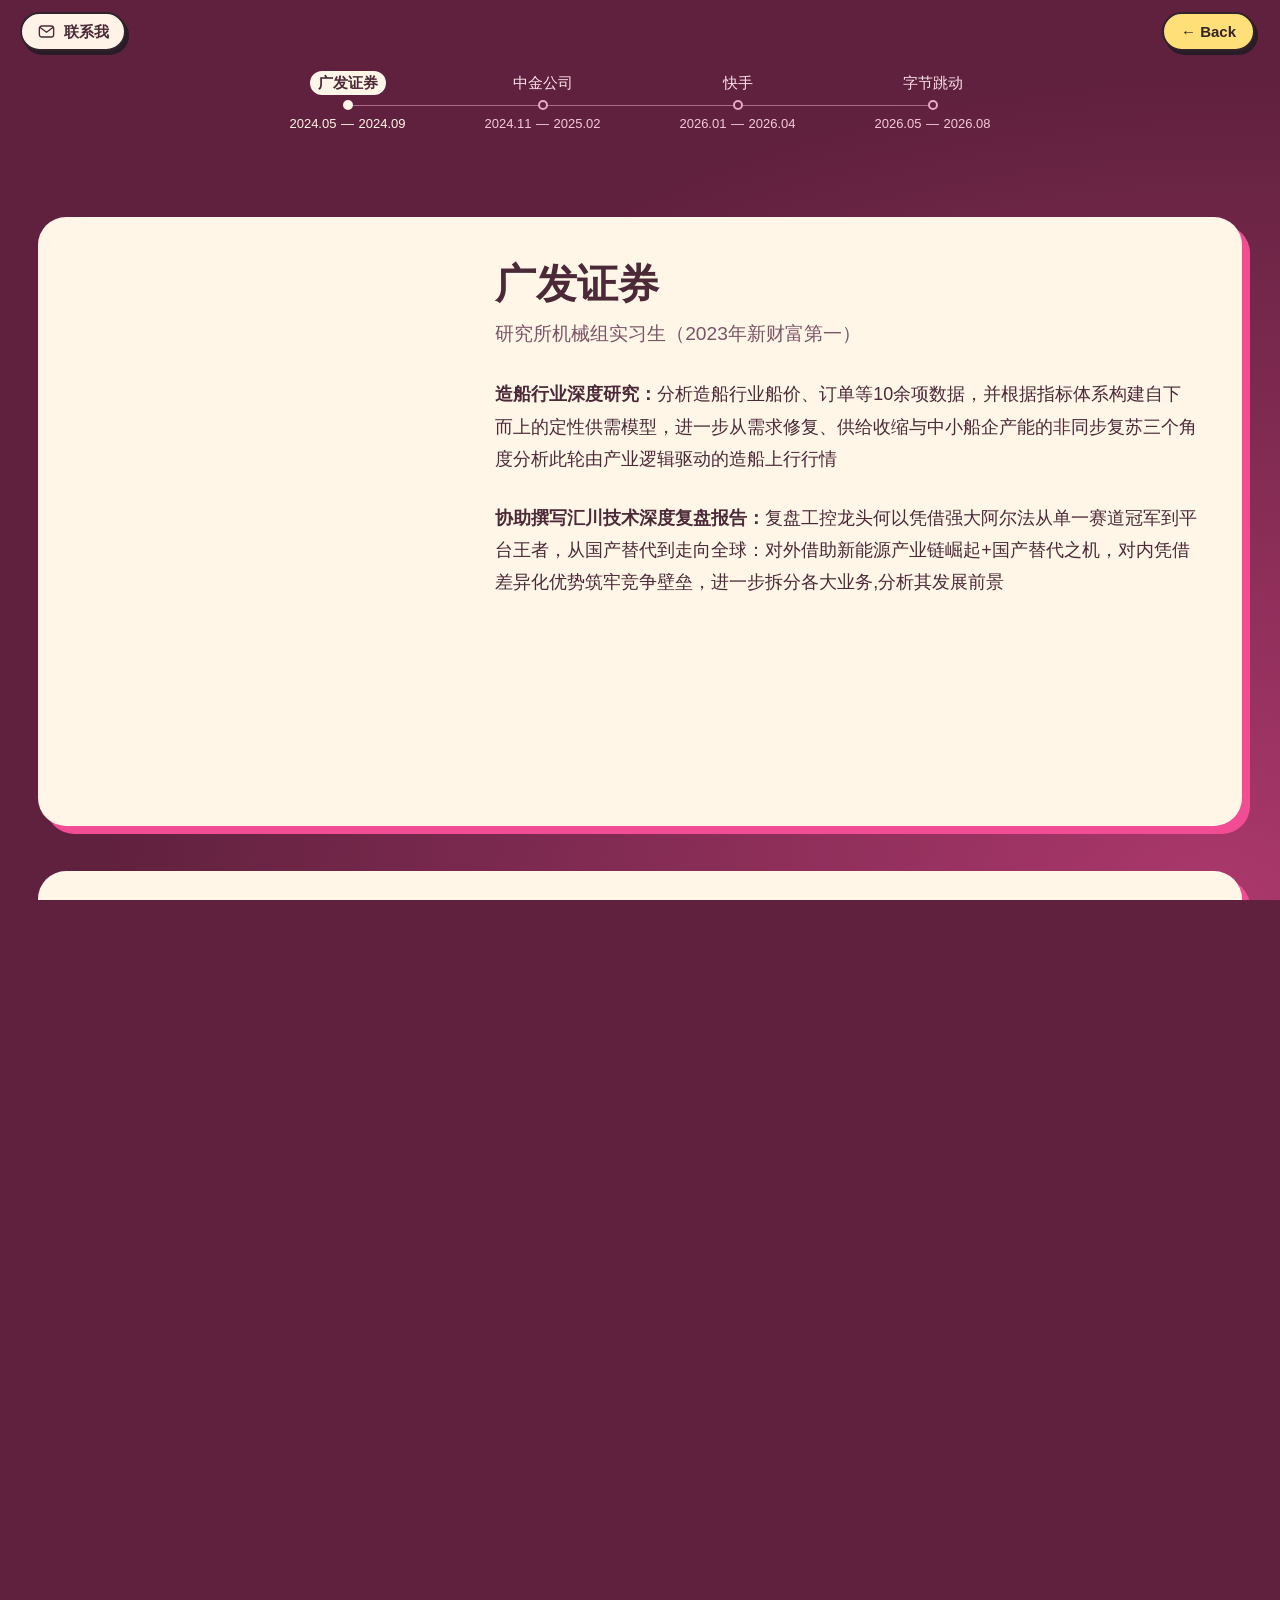
<file: experience-gf.html>
<!doctype html>
<html lang="zh-CN">
<head>
  <meta charset="utf-8">
  <meta name="viewport" content="width=device-width, initial-scale=1">
  <meta http-equiv="refresh" content="0; url=experience.html#gf">
  <title>广发证券实习经历 · 王艺潞</title>
</head>
<body><a href="experience.html#gf">打开广发证券实习经历</a></body>
</html>
</file>
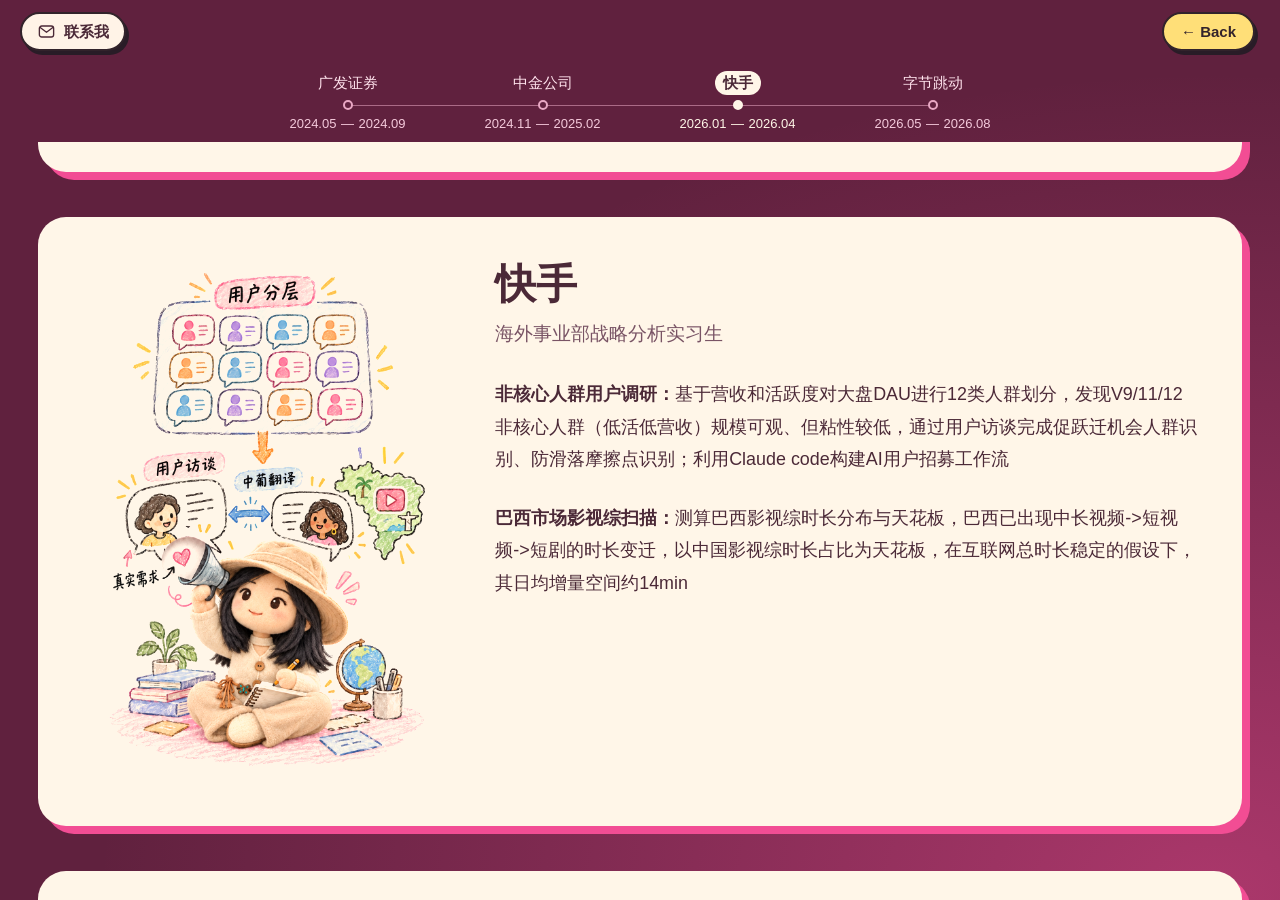
<file: experience-kuaishou.html>
<!doctype html>
<html lang="zh-CN">
<head>
  <meta charset="utf-8">
  <meta name="viewport" content="width=device-width, initial-scale=1">
  <meta http-equiv="refresh" content="0; url=experience.html#kuaishou">
  <title>快手实习经历 · 王艺潞</title>
</head>
<body><a href="experience.html#kuaishou">打开快手实习经历</a></body>
</html>
</file>
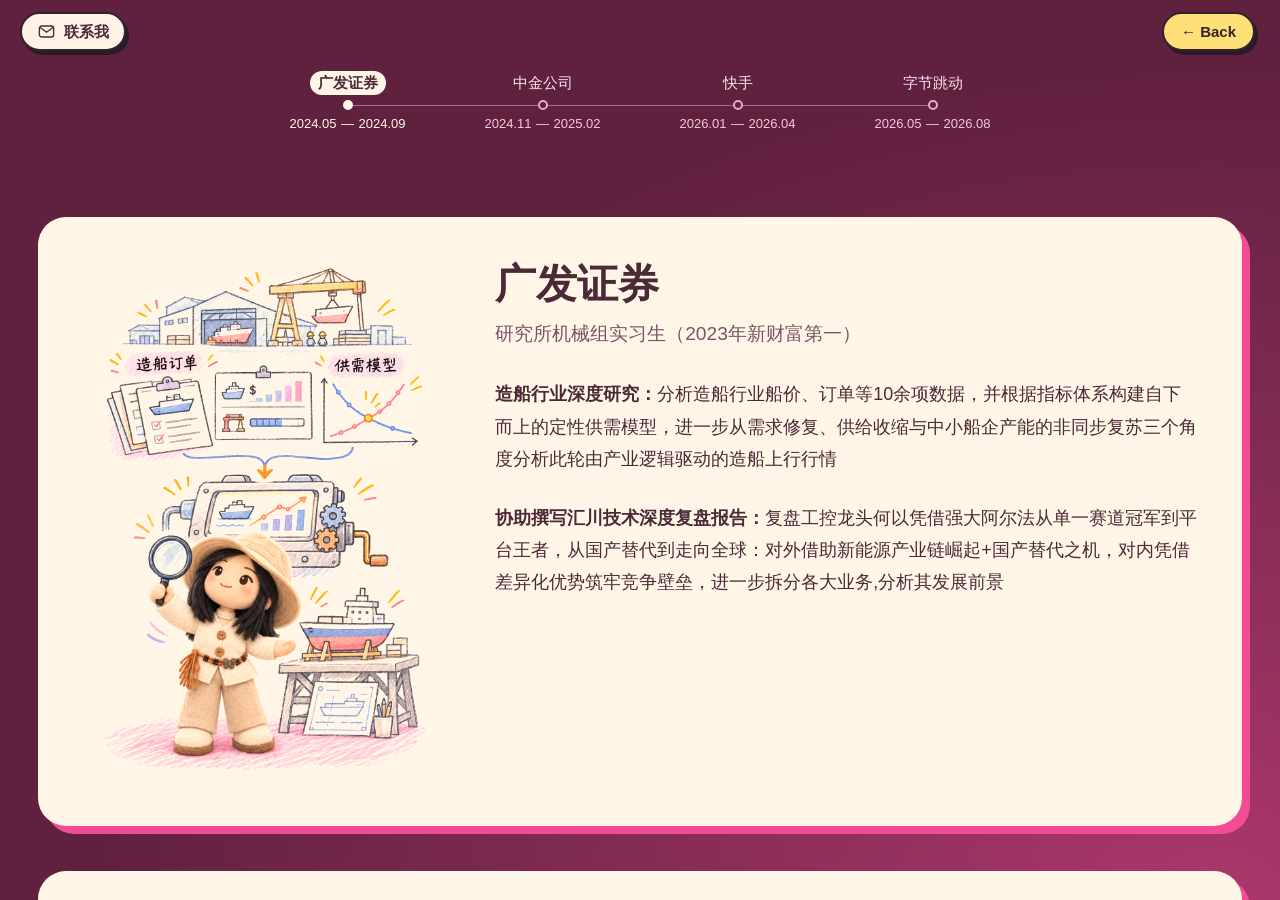
<file: experience.html>
<!doctype html>
<html lang="zh-CN"><head><meta charset="utf-8"><meta name="viewport" content="width=device-width, initial-scale=1"><meta name="theme-color" content="#1d2440"><meta name="description" content="王艺潞在广发证券、中金公司、快手和字节跳动的实习经历。"><title>实习经历 · 王艺潞</title><link rel="stylesheet" href="styles.css"><link rel="stylesheet" href="opening.css"><link rel="stylesheet" href="internships.css"><link rel="stylesheet" href="experience-cards.css"><link rel="stylesheet" href="illustrations.css"><link rel="stylesheet" href="journey.css"><script src="app.js?v=pink-final" defer></script><link rel="stylesheet" href="pink-theme.css?v=detail-one-screen">
  <link rel="stylesheet" href="contact.css?v=resume-download">
  <link rel="stylesheet" href="responsive.css">
  <script src="contact.js?v=resume-download" defer></script>
<link rel="stylesheet" href="detail-simple.css?v=internship-timeline">
  <script src="experience-deck.js?v=1" defer></script>
</head>
<body class="experience-detail-page experience-deck-page" data-current-section="internships"><a class="island-back" href="index.html#internships" aria-label="Back：返回实习总览">← Back</a><a class="skip-link" href="#main">跳到主要内容</a>
<svg class="svg-library" xmlns="http://www.w3.org/2000/svg" aria-hidden="true"><defs>
    <symbol id="curious-star" viewBox="0 0 310 310"><path d="m150 18 30 55 58-25-13 62 59 22-51 36 26 58-64-4-22 62-35-52-59 28 2-65-62-22 54-35-25-61 65 5Z" fill="#f58540" stroke="#f9fcf4" stroke-width="12" stroke-linejoin="round"/><g fill="#f9fcf4"><ellipse cx="119" cy="133" rx="22" ry="27"/><ellipse cx="180" cy="133" rx="22" ry="27"/></g><g class="sticker-pupils" fill="#1d2440"><ellipse cx="122" cy="136" rx="10" ry="15"/><ellipse cx="177" cy="136" rx="10" ry="15"/></g><path d="M122 181q28 28 57-3" fill="none" stroke="#1d2440" stroke-width="7" stroke-linecap="round"/><path d="m97 173 9 3m89-3 9-3" stroke="#ed6964" stroke-width="8" stroke-linecap="round"/></symbol>
    <symbol id="icon-mail" viewBox="0 0 32 32"><rect x="5" y="8" width="22" height="17" rx="3"/><path d="m6 10 10 8 10-8"/></symbol>
    <symbol id="icon-file" viewBox="0 0 32 32"><path d="M9 4h10l6 6v18H9Z"/><path d="M19 4v7h6M13 17h8m-8 5h8"/></symbol>
    <symbol id="icon-idea" viewBox="0 0 100 100"><path d="M32 57C9 26 38 6 56 12c31 9 27 35 12 47l-5 13H40Z" fill="#f58540" stroke="#1d2440" stroke-width="5"/><path d="M40 78h24m-21 9h18M9 15l10 8M82 9l-7 12M86 44h12" stroke="#1d2440" stroke-width="5" stroke-linecap="round"/></symbol>
    <symbol id="icon-build" viewBox="0 0 100 100"><rect x="10" y="12" width="80" height="62" rx="12" fill="#c8c4f3" stroke="#1d2440" stroke-width="5"/><path d="M15 28h70M27 20h1m9 0h1m9 0h1M40 82h20m-10-8v8" stroke="#1d2440" stroke-width="5" stroke-linecap="round"/><path d="m38 42-12 10 12 10m24-20 12 10-12 10" fill="none" stroke="#1d2440" stroke-width="5" stroke-linecap="round" stroke-linejoin="round"/></symbol>
    <symbol id="icon-outside" viewBox="0 0 100 100"><circle cx="50" cy="50" r="37" fill="#ff9bb4" stroke="#1d2440" stroke-width="5"/><path d="m62 26-3 33-33 15 13-33Z" fill="#f9fcf4" stroke="#1d2440" stroke-width="4"/><circle cx="49" cy="50" r="5" fill="#1d2440"/></symbol>
    <symbol id="icon-study" viewBox="0 0 100 100"><path d="M50 27Q29 13 10 24v57q21-10 40 4 21-14 40-4V24Q69 13 50 27Z" fill="#c8c4f3" stroke="#1d2440" stroke-width="5" stroke-linejoin="round"/><path d="M50 27v58M21 36l17 3M21 49l17 3m24-13 17-3M62 52l17-3" stroke="#1d2440" stroke-width="4" stroke-linecap="round"/></symbol>
    <symbol id="icon-briefcase" viewBox="0 0 100 100"><rect x="9" y="28" width="82" height="59" rx="12" fill="#f58540" stroke="#1d2440" stroke-width="5"/><path d="M34 27v-8q0-6 6-6h20q6 0 6 6v8M11 48q39 23 78 0" fill="none" stroke="#1d2440" stroke-width="5" stroke-linejoin="round"/><rect x="42" y="48" width="16" height="19" rx="4" fill="#f9fcf4" stroke="#1d2440" stroke-width="4"/></symbol>
  </defs></svg>

  <nav class="experience-picker" aria-label="实习时间线">
    <a href="#gf">
      <span class="timeline-company">广发证券</span>
      <span class="timeline-point" aria-hidden="true"></span>
      <span class="timeline-period"><time datetime="2024-05">2024.05</time><span class="timeline-separator">—</span><time datetime="2024-09">2024.09</time></span>
    </a>
    <a href="#cicc">
      <span class="timeline-company">中金公司</span>
      <span class="timeline-point" aria-hidden="true"></span>
      <span class="timeline-period"><time datetime="2024-11">2024.11</time><span class="timeline-separator">—</span><time datetime="2025-02">2025.02</time></span>
    </a>
    <a href="#kuaishou">
      <span class="timeline-company">快手</span>
      <span class="timeline-point" aria-hidden="true"></span>
      <span class="timeline-period"><time datetime="2026-01">2026.01</time><span class="timeline-separator">—</span><time datetime="2026-04">2026.04</time></span>
    </a>
    <a href="#bytedance">
      <span class="timeline-company">字节跳动</span>
      <span class="timeline-point" aria-hidden="true"></span>
      <span class="timeline-period"><time datetime="2026-05">2026.05</time><span class="timeline-separator">—</span><time datetime="2026-08">2026.08</time></span>
    </a>
  </nav>
  <main class="experience-deck" id="main" tabindex="0" aria-label="实习详情，可上下滚动">
    <article class="detail-simple" id="gf" tabindex="-1" aria-labelledby="gf-title"><figure><img src="assets/internship-illustrations/04-guangfa-portrait.png" alt="毛绒艺潞在船坞前研究造船订单、船价和产能，并搭建供需模型" width="1024" height="1536" decoding="async"></figure><section class="detail-resume"><header class="detail-heading"><h2 id="gf-title">广发证券</h2><p class="detail-role">研究所机械组实习生（2023年新财富第一）</p></header><ul>
              <li><strong>造船行业深度研究：</strong>分析造船行业船价、订单等10余项数据，并根据指标体系构建自下而上的定性供需模型，进一步从需求修复、供给收缩与中小船企产能的非同步复苏三个角度分析此轮由产业逻辑驱动的造船上行行情</li>
              <li><strong>协助撰写汇川技术深度复盘报告：</strong>复盘工控龙头何以凭借强大阿尔法从单一赛道冠军到平台王者，从国产替代到走向全球：对外借助新能源产业链崛起+国产替代之机，对内凭借差异化优势筑牢竞争壁垒，进一步拆分各大业务,分析其发展前景</li>
            </ul></section></article>
    <article class="detail-simple" id="cicc" tabindex="-1" aria-labelledby="cicc-title"><figure><img src="assets/internship-illustrations/01-cicc-portrait-v2.png?v=outfit" alt="毛绒艺潞研究汽车行业，维护数据、拆解公司并做 DCF 估值" width="1024" height="1536" decoding="async"></figure><section class="detail-resume"><header class="detail-heading"><h2 id="cicc-title">中金公司</h2><p class="detail-role">研究部汽车组行研实习生</p></header><ul>
              <li><strong>汽车经销商行业深度研究：</strong>基于汽车经销商行业新车销售量价齐跌，行业进入洗牌阶段的现状，从新能源开放经销模式、竞争格局走向集中、利润结构转向售后三大角度分析其发展前景与应对方式，深度分析中升、永达 2 家龙头，独立搭建 DCF 财务估值模型，输出 40 余页行业深度报告</li>
              <li><strong>数据库搭建与监控：</strong>搭建涵盖 30+车企、50+核心指标的数据库并持续维护；运用数据透视表、VLOOKUP 函数制作包括价格走势、产销量、交强险上牌量等的月度趋势看板，输出 12 份数据周报与月报</li>
            </ul></section></article>
    <article class="detail-simple" id="kuaishou" tabindex="-1" aria-labelledby="kuaishou-title"><figure><img src="assets/internship-illustrations/02-kuaishou-portrait-v2.png?v=outfit" alt="毛绒艺潞从用户分层出发，通过访谈和中葡翻译理解真实需求" width="1024" height="1536" decoding="async"></figure><section class="detail-resume"><header class="detail-heading"><h2 id="kuaishou-title">快手</h2><p class="detail-role">海外事业部战略分析实习生</p></header><ul>
              <li><strong>非核心人群用户调研：</strong>基于营收和活跃度对大盘DAU进行12类人群划分，发现V9/11/12非核心人群（低活低营收）规模可观、但粘性较低，通过用户访谈完成促跃迁机会人群识别、防滑落摩擦点识别；利用Claude code构建AI用户招募工作流</li>
              <li><strong>巴西市场影视综扫描：</strong>测算巴西影视综时长分布与天花板，巴西已出现中长视频-&gt;短视频-&gt;短剧的时长变迁，以中国影视综时长占比为天花板，在互联网总时长稳定的假设下，其日均增量空间约14min</li>
            </ul></section></article>
    <article class="detail-simple" id="bytedance" tabindex="-1" aria-labelledby="bytedance-title"><figure><img src="assets/internship-illustrations/03-bytedance-portrait-v2.png" alt="毛绒艺潞追踪赛道、自动归因，并将分析转成业务结论" width="1024" height="1536" decoding="async"></figure><section class="detail-resume"><header class="detail-heading"><h2 id="bytedance-title">字节跳动</h2><p class="detail-role">抖音电商数据分析实习生</p></header><ul>
              <li><strong>领航计划达成Agent搭建：</strong>按AB组赛道拆解，追踪领航计划两大核心目标-结算GMV和综合收入的达成进度、缺口和同比增速，并与大盘赛道整体做对比，定位问题赛道并定向追进；针对领航计划达成追踪高度依赖人工的痛点，参与领航Agent搭建，并内置“问题赛道自动识别+增速归因”的逻辑，结论直达管理层与各赛道POC，为常态化分析工作节省80%时间</li>
              <li><strong>高调性品牌挖掘：</strong>S4+品牌中未入驻商家具备可观市场空间，其中高端、奢品品牌入驻缺口更大，需构建基于站内外数据的高调性品牌识别能力，为运营团队提供精准招商线索；以玩具、鞋包类目切入，发现仅37%实现品牌精准匹配，站内外品牌匹配和高调性品牌挖掘的准确性有待通过大模型优化</li>
            </ul></section></article>
  </main>
</body>
</html>
</file>
<file: styles.css>
:root{--navy:#1d2440;--paper:#f9fcf4;--pink:#ff9bb4;--orange:#f58540;--lavender:#c8c4f3;--ink:#262c45;--font:"PingFang SC","Hiragino Sans GB","Microsoft YaHei",sans-serif;color-scheme:light}
html,body{overflow-x:clip}
*{box-sizing:border-box}html{scroll-behavior:smooth;scroll-padding-top:24px}body{margin:0;background:var(--navy);color:var(--paper);font-family:var(--font);-webkit-font-smoothing:antialiased}body:has(dialog[open]){overflow:hidden}button,input,a{-webkit-tap-highlight-color:transparent}button,input{font:inherit}button,a{touch-action:manipulation}button{cursor:pointer}a{color:inherit;text-decoration:none}button{color:inherit}p,h1,h2,h3{margin:0}button:focus-visible,a:focus-visible,summary:focus-visible,input:focus-visible{outline:3px solid var(--orange);outline-offset:6px}::selection{background:var(--pink);color:var(--navy)}.shell{max-width:1440px;margin-inline:auto;padding-inline:6%}.skip-link{position:fixed;top:-80px;left:16px;z-index:1000;padding:12px 20px;color:var(--navy);background:var(--paper)}.skip-link:focus{top:16px}.header{height:110px;display:flex;align-items:center;justify-content:space-between;position:relative;z-index:10}.wordmark{font-size:32px;font-weight:850;letter-spacing:-2px;display:flex;align-items:center;gap:9px}.wordmark span{display:inline-block;color:var(--pink);font-size:41px;line-height:1}.desktop-nav{display:flex;align-items:center;gap:40px;font-size:15px}.desktop-nav>a:not(.nav-contact){padding:10px 0;border-bottom:1px solid transparent}.desktop-nav>a:not(.nav-contact):hover{border-color:currentColor}.nav-contact{border:1px solid #f9fcf466;border-radius:100px;padding:13px 22px;display:flex;align-items:center;gap:23px}.nav-contact:hover{color:var(--navy);background:var(--paper)}.nav-contact span{font-size:22px;line-height:1}.menu-toggle{display:none;width:46px;height:46px;border:1px solid #f9fcf466;border-radius:50%;background:transparent;align-items:center;justify-content:center;flex-direction:column;gap:6px}.menu-toggle span{height:2px;width:18px;background:var(--paper)}
.hero{min-height:700px;position:relative;display:grid;grid-template-columns:1.35fr 1fr;align-items:center;padding-top:52px;padding-bottom:92px;column-gap:25px}.hero-copy{position:relative;z-index:2}.hello{font-size:17px;display:flex;align-items:center;gap:16px;margin-bottom:24px}.hello-wave{color:var(--orange);font-size:28px}.hero h1{font-size:clamp(62px,8.7vw,125px);font-weight:850;line-height:1.18;letter-spacing:-.07em;margin-left:-.04em}.headline-line{display:block;overflow:hidden;padding-bottom:.04em}.headline-line>span{display:block;animation:headline-enter .85s cubic-bezier(.2,.75,.2,1) both}.headline-line:nth-child(2)>span{animation-delay:.1s}.hero-description{font-size:19px;line-height:1.85;margin-top:30px;color:#f9fcf4bf}.hero-next{display:inline-flex;align-items:center;gap:17px;font-size:14px;margin-top:31px}.round-arrow{display:grid;place-items:center;border:1px solid #f9fcf466;border-radius:50%;width:45px;height:45px;font-size:24px;transition:background .2s,color .2s}.hero-next:hover .round-arrow{background:var(--pink);color:var(--navy);border-color:var(--pink)}.hero-art{position:relative;height:520px;isolation:isolate;--mx:0px;--my:0px;transform:translate(var(--mx),var(--my));transition:transform .3s ease-out}.portrait-blob{position:absolute;inset:20px 12px 18px 3px;border-radius:49% 48% 43% 47% / 42% 42% 54% 56%;background:var(--pink);overflow:hidden;transform:rotate(-7deg);animation:portrait-enter 1.1s cubic-bezier(.2,.75,.2,1) both}.portrait-blob img{width:100%;height:100%;object-fit:cover;object-position:50% 62%;filter:grayscale(1) contrast(1.05);mix-blend-mode:multiply;transform:scale(1.04) rotate(4deg)}.thought-bubble{position:absolute;top:-6px;right:-9px;background:var(--paper);color:var(--navy);border:0;padding:19px 25px 15px;min-width:218px;text-align:center;transform:rotate(8deg);border-radius:45% 44% 40% 40% / 42% 43% 48% 50%;box-shadow:5px 6px 0 #10172e18;z-index:3;transition:transform .25s}.thought-bubble:after{content:"";position:absolute;left:35px;bottom:-12px;border-top:21px solid var(--paper);border-right:22px solid transparent;transform:rotate(12deg)}.thought-bubble:hover{transform:rotate(2deg) scale(1.03)}#thought-text{font-size:21px;font-weight:750;display:block;white-space:nowrap}.bubble-hint{font-size:10px;display:block;margin-top:7px;opacity:.55}.thought-bubble.pop{animation:bubble-pop .4s ease}.hand-arrow{position:absolute;left:-50px;top:72px;width:115px;height:100px;color:var(--pink);z-index:-1;transform:rotate(12deg)}.hero-spark{position:absolute;bottom:7px;left:-44px;width:132px;height:132px;color:var(--orange);transform:rotate(-9deg)}.portrait-caption{position:absolute;right:10px;bottom:-16px;font-size:13px;transform:rotate(-6deg);color:#f9fcf4af}.hero-side-note{position:absolute;right:24px;top:50%;writing-mode:vertical-rl;font-size:11px;letter-spacing:3px;color:#f9fcf460}.ticker{background:var(--pink);color:var(--navy);overflow:hidden;transform:rotate(-2.1deg) scale(1.015);position:relative;z-index:3;margin:0 -0px}.ticker-track{display:flex;width:max-content;animation:ticker 34s linear infinite}.ticker-track>span{display:flex;gap:44px;align-items:center;white-space:nowrap;padding:19px 22px;font-size:28px;font-weight:750;letter-spacing:.04em}.ticker i{font-style:normal;font-size:33px;line-height:1}
.thinking{background:var(--paper);color:var(--navy);padding:115px 0 105px;margin-top:-24px;position:relative}.thinking-intro{position:relative;margin-bottom:78px;padding-right:145px}.section-note{font-size:14px;margin-bottom:28px;color:#1d2440a8}.thinking-intro h2{font-size:clamp(38px,5vw,68px);font-weight:750;line-height:1.3;letter-spacing:-.055em}.question-mark{display:inline-block;transform:rotate(12deg);color:var(--orange)}.intro-doodle{position:absolute;right:55px;top:20px;width:130px;height:130px;color:var(--orange)}.case{display:grid;grid-template-columns:1fr 1fr;gap:8%;align-items:start}.case-playground{background:var(--pink);border-radius:35px 35px 130px 35px;padding:38px 36px 36px;position:relative;transform:rotate(-1.5deg)}.case-name{display:flex;align-items:center;gap:9px;flex-wrap:wrap}.case-flower{font-size:29px;line-height:1}.case-name h3{font-size:26px;font-weight:850;letter-spacing:-1px}.case-subtitle{display:block;flex-basis:100%;font-size:12px;margin:4px 0 0 36px}.wish{margin:31px 0 27px;font-size:clamp(16px,1.65vw,23px);font-weight:650;letter-spacing:-.05em;white-space:nowrap}.wish>span{font-size:32px;font-weight:850;vertical-align:-4px;margin-inline:3px}.demo-controls{background:#f9fcf4ab;padding:22px 22px 6px;border-radius:15px}.budget-label{display:flex;align-items:center;justify-content:space-between;font-size:13px;margin-bottom:16px}.budget-label strong{font-size:28px;letter-spacing:-1px}.unit{font-size:12px;font-weight:500;letter-spacing:0}input[type=range]{width:100%;height:5px;display:block;appearance:none;-webkit-appearance:none;background:linear-gradient(to right,var(--navy) 33.33%,#1d24402b 33.33%);border-radius:20px;cursor:ew-resize;margin:12px 0}input[type=range]::-webkit-slider-thumb{appearance:none;width:20px;height:20px;border-radius:50%;background:var(--navy);border:3px solid var(--paper)}input[type=range]::-moz-range-thumb{width:14px;height:14px;border-radius:50%;background:var(--navy);border:3px solid var(--paper)}.budget-scale{display:flex;justify-content:space-between;font-size:10px;color:#1d24408c;margin-top:14px}.weather-switch{display:flex;align-items:center;justify-content:space-between;min-height:65px;margin-top:13px;border-top:1px solid #1d244025;position:relative;cursor:pointer;font-size:12px}.weather-switch>span:first-child>span{font-size:19px;vertical-align:-1px;margin-right:5px}.weather-switch input{position:absolute;right:0;opacity:0;width:40px;height:24px;margin:0}.switch-track{width:37px;height:22px;display:block;background:#1d244033;border-radius:20px;position:relative;pointer-events:none}.switch-track:before{content:"";height:16px;width:16px;border-radius:50%;background:var(--paper);position:absolute;left:3px;top:3px;transition:transform .2s}.weather-switch input:checked+.switch-track{background:var(--navy)}.weather-switch input:checked+.switch-track:before{transform:translateX(15px)}.weather-switch input:focus-visible+.switch-track{outline:3px solid var(--orange);outline-offset:3px}.route{display:flex;flex-direction:column;position:relative;min-height:201px;margin-top:25px;gap:17px}.route:before{content:"";position:absolute;top:16px;bottom:18px;left:17px;border-left:1.5px dashed #1d244066}.route-stop{display:flex;align-items:center;gap:15px;position:relative}.stop-symbol{background:var(--navy);color:var(--paper);height:36px;width:36px;flex:none;display:grid;place-items:center;border-radius:50%;font-size:17px}.stop-info{display:flex;justify-content:space-between;align-items:center;flex:1;gap:5px}.stop-info strong{font-size:14px;font-weight:650}.stop-info span{font-size:11px;white-space:nowrap;color:#1d2440b3}.route-updated{animation:route-update .35s ease-out}.route-result{display:inline-block;background:var(--navy);color:var(--paper);font-size:11px;padding:10px 14px;border-radius:50px;margin-top:1px;line-height:1.6}.demo-note{font-size:10px;line-height:1.8;color:#1d244099;margin-top:19px;max-width:290px}.case-story{padding:4px 0}.case-context{font-size:12px;color:#1d24408c;margin-bottom:20px}.case-story>h3{font-size:clamp(32px,3.4vw,46px);font-weight:750;line-height:1.28;letter-spacing:-.06em;margin-bottom:25px}.case-summary{font-size:14px;color:#1d2440b3;line-height:1.95;max-width:430px}.story-steps{margin:27px 0 28px}.story-steps details{border-bottom:1px solid #1d244028}.story-steps summary{display:flex;align-items:center;gap:13px;min-height:62px;list-style:none;cursor:pointer;font-size:15px;font-weight:650}.story-steps summary::-webkit-details-marker{display:none}.step-dot{width:9px;height:9px;background:var(--orange);border-radius:50%;flex:none}.story-steps details:nth-child(2) .step-dot{background:#ab95d6}.story-steps details:nth-child(3) .step-dot{background:#ea7b9a}.expand-icon{position:relative;width:14px;height:14px;margin-left:auto}.expand-icon:before,.expand-icon:after{content:"";position:absolute;background:var(--navy);top:6px;left:0;width:14px;height:1.5px}.expand-icon:after{transform:rotate(90deg);transition:transform .2s}details[open] .expand-icon:after{transform:rotate(0)}.detail-body{padding:0 16px 23px 22px;font-size:12px;line-height:1.9;color:#1d2440ad}.detail-body p+p{margin-top:13px}.detail-takeaway{border-left:2px solid var(--orange);padding-left:12px}.text-link{display:inline-flex;gap:36px;align-items:center;font-size:13px;border-bottom:1px solid var(--navy);padding-bottom:7px}.text-link span{font-size:20px}.draft-note{font-size:10px;line-height:1.8;color:#1d244080;margin-top:20px}
.outside{padding-top:90px;padding-bottom:85px}.outside-heading{display:flex;justify-content:space-between;align-items:end;margin-bottom:42px}.outside-heading h2{font-size:clamp(33px,4.1vw,56px);font-weight:750;line-height:1.3;letter-spacing:-.05em}.outside-heading p{font-size:13px;line-height:1.8;color:#f9fcf499;padding-bottom:7px}.interest-list{display:grid;grid-template-columns:1.15fr 1fr 1fr;gap:22px}.interest{border:0;color:var(--navy);display:flex;align-items:flex-start;flex-direction:column;text-align:left;min-height:265px;padding:21px 25px 25px;border-radius:10px;transition:transform .25s}.interest:hover{transform:translateY(-8px) rotate(1deg)}.interest svg{align-self:center;width:90%;height:145px;margin-bottom:8px}.interest-rowing{background:var(--lavender);transform:rotate(-2deg)}.interest-climb{background:var(--orange);border-radius:100px 100px 10px 10px;transform:rotate(2deg)}.interest-bike{background:var(--pink);transform:rotate(-2deg)}.interest>span{font-size:20px;font-weight:700;letter-spacing:-.7px;white-space:nowrap}.interest small{font-size:10px;display:flex;justify-content:space-between;align-items:center;width:100%;margin-top:12px}.interest small span{font-size:18px}.outside-note{font-size:11px;color:#f9fcf46b;margin-top:29px}
.contact{background:var(--pink);color:var(--navy);padding:57px 0 0;border-radius:45px 45px 0 0}.contact-top{display:flex;justify-content:space-between;align-items:center;font-size:14px}.resume-link{display:flex;align-items:center;gap:32px;border-bottom:1px solid var(--navy);padding-bottom:6px;font-size:12px}.resume-link span{font-size:18px}.contact-main{display:flex;align-items:center;justify-content:space-between;margin-top:36px}.contact-main h2{font-size:clamp(56px,8.9vw,125px);font-weight:850;line-height:1.12;letter-spacing:-.07em}.contact-orb{display:grid;place-items:center;width:160px;height:160px;background:var(--navy);color:var(--pink);border-radius:50%;font-size:90px;line-height:1;transition:transform .25s}.contact-orb:hover{transform:rotate(45deg)}.contact-bottom{display:flex;align-items:center;gap:22px;flex-wrap:wrap;margin:32px 0 60px}.contact-bottom>a{font-size:clamp(16px,2vw,26px);letter-spacing:-.8px}.contact-bottom>button{padding:6px 12px;border:1px solid #1d24404d;border-radius:30px;background:transparent;font-size:10px}.contact-bottom>button:hover{background:var(--navy);color:var(--pink)}.copy-status{font-size:11px}.footer-meta{border-top:1px solid #1d244033;display:flex;align-items:center;justify-content:space-between;gap:16px;padding-block:25px;font-size:10px;color:#1d2440a6}.footer-meta>a:first-child{font-size:15px;font-weight:700;color:var(--navy)}.footer-meta>a:first-child span{margin-left:5px}.footer-meta>a:last-child:hover{text-decoration:underline}
dialog{color:var(--navy);border:0;padding:0}dialog::backdrop{background:#11182dbd;backdrop-filter:blur(6px)}.menu-dialog{width:100%;max-width:none;height:100dvh;max-height:none;background:var(--pink);margin:0}.menu-inner{padding:28px 7%}.menu-top{display:flex;justify-content:space-between;align-items:center;font-size:28px;font-weight:800}.close-dialog{background:none;border:1px solid #1d24405c;border-radius:50%;width:44px;height:44px;display:grid;place-items:center;font-size:31px;font-weight:300;line-height:1}.menu-dialog nav{display:flex;flex-direction:column;gap:30px;margin-top:90px;font-size:38px;font-weight:750;letter-spacing:-2px}.menu-dialog nav a{width:fit-content}.menu-dialog nav a:last-child{font-size:18px;font-weight:500;letter-spacing:0;margin-top:25px}.interest-dialog{max-width:480px;width:calc(100% - 40px);border-radius:20px;background:var(--paper);padding:45px 36px}.interest-dialog .close-dialog{position:absolute;right:18px;top:18px;width:32px;height:32px;font-size:25px}.dialog-flower{display:block;color:var(--orange);font-size:58px;margin-bottom:20px}.interest-dialog h2{font-size:29px;letter-spacing:-1px;margin-bottom:20px}.interest-dialog>p{font-size:14px;line-height:1.9;color:#1d2440bd}.interest-dialog .dialog-note{font-size:11px;color:#1d244077;margin-top:25px}
@keyframes headline-enter{from{transform:translateY(110%)}to{transform:translateY(0)}}@keyframes portrait-enter{from{opacity:0;transform:rotate(4deg) scale(.9)}to{opacity:1;transform:rotate(-7deg) scale(1)}}@keyframes ticker{to{transform:translateX(-33.33333%)}}@keyframes bubble-pop{50%{transform:rotate(0deg) scale(1.07)}}@keyframes route-update{from{opacity:.3;transform:translateY(6px)}to{opacity:1;transform:translateY(0)}}
@media(min-width:1440px){.hero{min-height:760px}.hero-art{height:555px}.portrait-blob{inset:20px 20px 18px}.hero-side-note{right:20px}.thinking{padding-top:135px}}
@media(max-width:1050px){.shell{padding-inline:5%}.header{height:90px}.desktop-nav{gap:26px}.hero{grid-template-columns:1.3fr 1fr;min-height:610px;padding-top:45px;padding-bottom:75px;gap:15px}.hero h1{font-size:8.6vw}.hero-art{height:430px}.hero-description{font-size:16px}.thought-bubble{top:0;right:-4px;min-width:180px;padding:17px 19px 13px}#thought-text{font-size:17px}.bubble-hint{font-size:9px}.hero-spark{width:105px;height:105px;left:-23px}.hero-side-note{display:none}.hand-arrow{width:90px;left:-30px}.portrait-caption{font-size:11px;right:0}.case{gap:6%}.case-playground{padding:30px 25px 30px;border-bottom-right-radius:90px}.case-subtitle{font-size:10px}.case-summary{font-size:13px}.thinking-intro{margin-bottom:60px}.interest-list{gap:18px}.interest{padding:17px 19px 20px;min-height:230px}.interest svg{height:125px}.interest>span{font-size:17px}.contact-orb{height:135px;width:135px;font-size:78px}}
@media(max-width:760px){.header{height:84px}.wordmark{font-size:27px}.wordmark span{font-size:35px}.desktop-nav{display:none}.menu-toggle{display:flex}.hero{grid-template-columns:1fr;min-height:0;padding-top:32px;padding-bottom:70px}.hello{font-size:13px;margin-bottom:16px;gap:10px}.hello-wave{font-size:23px}.hero h1{font-size:clamp(57px,11.9vw,90px);line-height:1.2;letter-spacing:-.07em}.hero-description{font-size:15px;margin-top:22px;line-height:1.8}.hero-next{margin-top:22px;font-size:12px;gap:12px}.round-arrow{height:38px;width:38px;font-size:20px}.hero-art{height:390px;width:min(80%,340px);margin:47px auto 0;transform:none!important}.portrait-blob{inset:12px 11px 15px 0}.thought-bubble{right:-25px;top:2px}.hero-spark{width:93px;height:93px;left:-28px;bottom:11px}.portrait-caption{font-size:10px;bottom:-10px}.hand-arrow{left:-45px;top:58px}.ticker-track>span{font-size:21px;padding-block:15px;gap:30px}.ticker i{font-size:26px}.thinking{padding-top:95px;padding-bottom:75px;margin-top:-15px}.thinking-intro{padding-right:0;margin-bottom:43px}.section-note{font-size:11px;margin-bottom:20px}.thinking-intro h2{font-size:clamp(32px,7vw,48px);line-height:1.35}.intro-doodle{width:72px;height:72px;right:2px;top:-5px;opacity:.8}.case{grid-template-columns:1fr;gap:45px}.case-playground{max-width:490px;width:96%;margin-inline:auto;padding:28px 28px 30px;transform:rotate(-1deg)}.case-name h3{font-size:26px}.case-subtitle{font-size:11px}.wish{font-size:20px;margin-top:25px}.case-story{padding:0 3%}.case-context{font-size:11px}.case-story>h3{font-size:37px;line-height:1.3;letter-spacing:-.05em}.case-story>h3 br:nth-of-type(1){display:none}.case-summary{font-size:14px;max-width:none}.detail-body{font-size:13px}.story-steps summary{font-size:15px;min-height:63px}.draft-note{font-size:10px}.outside{padding-top:65px;padding-bottom:65px}.outside-heading{display:block;margin-bottom:35px}.outside-heading h2{font-size:36px}.outside-heading p{margin-top:20px;font-size:12px}.outside-heading p br{display:none}.interest-list{grid-template-columns:1fr;gap:25px;padding-inline:4%}.interest{min-height:190px;position:relative;padding:30px 23px;justify-content:end;overflow:hidden}.interest>span{font-size:23px;max-width:55%;white-space:normal;line-height:1.4}.interest small{width:54%;font-size:10px}.interest svg{position:absolute;right:5px;top:8px;width:43%;height:150px;opacity:.8}.interest-climb{border-radius:15px 85px 15px 15px}.outside-note{font-size:10px;padding-left:4%}.contact{padding-top:36px;border-radius:28px 28px 0 0}.contact-top{font-size:11px;gap:15px}.resume-link{font-size:10px;gap:14px;flex:none}.contact-main{margin-top:32px;gap:10px}.contact-main h2{font-size:clamp(51px,11.5vw,80px)}.contact-orb{width:83px;height:83px;font-size:52px;flex:none}.contact-bottom{gap:13px;margin:28px 0 39px}.contact-bottom>a{font-size:17px;letter-spacing:-.5px}.contact-bottom>button{font-size:9px}.copy-status{font-size:10px}.footer-meta{font-size:9px;flex-wrap:wrap;padding-block:20px}.footer-meta>a:first-child{font-size:12px}.footer-meta>span{order:3;flex-basis:100%}.footer-meta>a:last-child{margin-left:auto}.menu-dialog nav{font-size:35px}.interest-dialog{padding:38px 28px}.interest-dialog h2{font-size:25px}}
@media(max-width:360px){.hero h1{font-size:11.7vw}.wish{font-size:17px}.case-playground{padding:25px 20px}.hero-art{height:350px;width:78%}.thought-bubble{min-width:170px;right:-35px}#thought-text{font-size:16px}.contact-main h2{font-size:46px}.contact-orb{width:69px;height:69px;font-size:43px}.thinking-intro h2{font-size:30px}.intro-doodle{width:55px;height:55px}.stop-info strong{font-size:12px}.stop-info span{font-size:10px}.interest>span{font-size:20px}}
@media(prefers-reduced-motion:reduce){html{scroll-behavior:auto}*,*:before,*:after{animation:none!important;transition:none!important}.hero-art{transform:none!important}}
</file>
<file: opening.css>
/* The opening and full-screen directory follow the supplied visual references. */
.sr-only{position:absolute!important;width:1px;height:1px;padding:0;margin:-1px;overflow:hidden;clip:rect(0,0,0,0);white-space:nowrap;border:0}
.svg-library{position:absolute;width:0;height:0;overflow:hidden}
.header{height:114px;max-width:none;padding-inline:2.2%;gap:20px}
.wordmark{display:block;font-family:Arial,"PingFang SC",sans-serif;font-size:43px;line-height:1;font-weight:850;letter-spacing:-2.5px;color:var(--pink)}
.header-actions{display:flex;align-items:center;gap:13px}
.menu-toggle,.menu-close{display:flex;align-items:center;justify-content:center;flex-direction:column;flex:none;gap:4px;width:57px;height:57px;background:var(--paper);color:var(--navy);border:0;border-radius:50%}
.menu-toggle span{width:16px;height:2px;background:var(--navy)}
.menu-toggle:hover{transform:rotate(90deg)}
.menu-toggle,.menu-close,.nav-resume{transition:transform .25s,background .25s}
.nav-resume{display:grid;place-items:center;min-width:146px;height:57px;padding:0 28px;border-radius:100px;background:var(--paper);color:var(--navy);font-size:17px;font-weight:650;letter-spacing:-.6px}
.nav-resume:hover{background:var(--pink);transform:rotate(-3deg)}
.hero{display:block;position:relative;min-height:600px;height:calc(100svh - 114px);padding:0;margin:0;overflow:hidden}
.hero-stage{position:absolute;inset:0 0 90px;display:grid;place-items:center;isolation:isolate}
.hero h1{font-family:Arial,"Helvetica Neue",sans-serif;font-weight:800;font-size:clamp(200px,28vw,530px);letter-spacing:-.085em;line-height:1;margin:0 0 0 -.06em;color:var(--pink);transform:rotate(-2deg);user-select:none;animation:about-enter .85s cubic-bezier(.2,.8,.2,1) both}
.sticker-button{position:absolute;left:54%;top:50%;width:clamp(230px,27vw,430px);aspect-ratio:1;border:0;background:none;padding:0;transform:translate(-50%,-50%) rotate(var(--sticker-lean,-11deg));filter:drop-shadow(0 5px 0 #12182b20);transition:transform .3s ease-out;animation:sticker-enter .85s cubic-bezier(.2,.8,.2,1) both}
.sticker-button:focus-visible{outline-offset:0;border-radius:45%}
.sticker-svg{display:block;width:100%;height:100%;overflow:visible}
.sticker-pupils{transform:translate(var(--eye-x,0px),var(--eye-y,0px))}
.sticker-button.is-waving{animation:sticker-wave .65s ease-in-out}
.sticker-greeting{position:absolute;top:calc(50% - 230px);left:59%;background:var(--paper);color:var(--navy);padding:18px 25px;border-radius:50px;font-size:16px;font-weight:650;transform:translateY(12px) rotate(6deg);opacity:0;pointer-events:none;transition:transform .25s,opacity .25s;max-width:300px;white-space:nowrap}
.sticker-greeting:after{content:"";position:absolute;left:25px;bottom:-14px;border-top:20px solid var(--paper);border-right:20px solid transparent}
.sticker-greeting.is-visible{opacity:1;transform:translateY(0) rotate(6deg)}
.latest-card{position:absolute;left:-16px;bottom:-56px;width:245px;padding:10px;transform:rotate(-12deg);transform-origin:20% 100%;z-index:3;transition:transform .3s}
.latest-card:hover{transform:rotate(-5deg) translateY(-10px)}
.latest-label{display:inline-block;margin:0 0 11px 55px;padding:11px 20px;background:var(--pink);color:var(--navy);border-radius:50px;font-size:14px;font-weight:700}
.latest-caption{display:block;font-size:11px;white-space:nowrap;margin:0 0 13px 36px}
.latest-visual{display:block;position:relative;height:156px;background:var(--lavender);color:var(--navy);border-radius:8px 25px 8px 8px;overflow:hidden;padding:10px 15px}
.latest-visual>svg{display:block;width:100%;height:95px}
.latest-visual>strong{font-size:19px;font-weight:800;display:flex;justify-content:space-between;gap:20px}
.card-fold{position:absolute;right:0;top:0;width:30px;height:30px;background:var(--paper);clip-path:polygon(0 0,100% 100%,0 100%);transform:rotate(180deg);filter:drop-shadow(-4px 3px 2px #1d244055)}
.hero-down{position:absolute;left:50%;bottom:37px;transform:translateX(-50%);width:45px;height:45px;display:grid;place-items:center}
.hero-down svg{width:26px;height:20px;transition:transform .2s}
.hero-down:hover svg{transform:translateY(5px)}
.hero-quick-links{position:absolute;bottom:37px;right:2.2%;display:flex;gap:10px}
.hero-quick-links a{height:49px;width:49px;display:grid;place-items:center;border:1px solid #616c9b88;border-radius:50%;transition:background .2s,color .2s}
.hero-quick-links a:hover{background:var(--pink);color:var(--navy)}
.hero-quick-links svg{height:25px;width:25px;fill:none;stroke:currentColor;stroke-width:1.8;stroke-linecap:round;stroke-linejoin:round}
body .thinking{margin-top:0;padding-top:105px}
#work,#about{scroll-margin-top:40px}

/* Directory: a large sticker on the left, generous linked rows on the right. */
.menu-dialog{background:#292929;color:var(--paper);overflow:hidden;width:100vw;height:100dvh;max-width:none;max-height:none;margin:0;padding:0;isolation:isolate}
.menu-dialog::backdrop{background:#292929}
.menu-header{position:absolute;top:0;left:0;right:0;z-index:5;height:114px;padding:0 2.2%;display:flex;align-items:center;justify-content:space-between;gap:20px}
.menu-close{font-size:32px;font-weight:400;line-height:1;padding:0}
.menu-close:hover{transform:rotate(90deg)}
.menu-character{position:absolute;inset:0 50% 0 0;pointer-events:none;z-index:-1}
.menu-sticker{position:absolute;width:min(57vw,900px);height:auto;left:-13vw;bottom:-20vh;transform:rotate(var(--menu-lean,-28deg));transition:transform .6s cubic-bezier(.2,.8,.2,1)}
.menu-speech{position:absolute;left:14vw;top:18vh;min-width:235px;max-width:300px;padding:30px 32px;border-radius:47% 40% 46% 36% / 42% 49% 40% 51%;background:var(--paper);color:#292929;transform:rotate(-5deg);font-size:22px;font-weight:750;text-align:center;white-space:nowrap}
.menu-speech:after{content:"";position:absolute;left:30px;bottom:-20px;border-top:30px solid var(--paper);border-right:28px solid transparent;transform:rotate(12deg)}
.menu-dialog .menu-navigation{position:relative;display:block;margin:130px 4.5% 100px 47%;padding:0;font-size:inherit;font-weight:inherit;letter-spacing:normal}
.menu-navigation .menu-row{position:relative;width:100%;min-height:100px;height:calc((100dvh - 245px)/5);max-height:150px;display:flex;align-items:center;gap:8%;margin:0;padding:0 2% 0 1%;border-top:1px solid #ffffff18;font-weight:700;isolation:isolate}
.menu-navigation .menu-row:last-child{font-size:inherit;letter-spacing:normal;margin:0;border-bottom:1px solid #ffffff18}
.menu-row:before{content:"";position:absolute;inset:1px -4.2% -1px -7%;border-radius:100px;background:var(--paper);z-index:-1;opacity:0;transform:scale(.98,.8) rotate(.5deg);transition:transform .25s,opacity .2s}
.menu-row.is-preview:before{opacity:1;transform:scale(1,1) rotate(.5deg)}
.menu-number{font-size:17px;font-weight:500;color:#b3b3af;flex:none;min-width:40px;transition:color .2s}
.menu-name{font-size:clamp(42px,5vw,90px);letter-spacing:-.065em;line-height:1.2;white-space:nowrap;transition:color .2s,transform .25s}
.menu-row.is-current .menu-name{color:var(--pink)}
.menu-row.is-preview .menu-name{color:var(--pink);transform:translateX(5px)}
.menu-row.is-preview .menu-number{color:var(--navy)}
.menu-object{position:absolute;right:0;top:50%;width:clamp(90px,10vw,160px);height:clamp(90px,10vw,160px);transform:translate(8%,-50%) rotate(12deg) scale(.7);opacity:0;z-index:-1;overflow:visible;transition:opacity .2s,transform .3s cubic-bezier(.2,.8,.2,1)}
.menu-row.is-preview .menu-object{transform:translate(8%,-50%) rotate(12deg) scale(1);opacity:1}
.menu-object-star{width:130px;height:130px}
.menu-download{display:grid;place-items:center;margin-left:auto;margin-right:0;border:1px solid #ffffff55;border-radius:50%;width:56px;height:56px;font-size:32px;font-weight:400}
.menu-row.is-preview .menu-download{border-color:#1d244055;color:var(--navy)}
.menu-footer{position:absolute;left:47%;right:4.5%;bottom:27px;display:flex;align-items:center;justify-content:space-between;gap:15px;font-size:11px;color:#a2a29e}
.menu-footer a:hover{color:var(--pink)}
.menu-dialog[open] .menu-row{animation:directory-enter .45s cubic-bezier(.2,.8,.2,1) both}
.menu-dialog[open] .menu-row:nth-child(2){animation-delay:.04s}.menu-dialog[open] .menu-row:nth-child(3){animation-delay:.08s}.menu-dialog[open] .menu-row:nth-child(4){animation-delay:.12s}.menu-dialog[open] .menu-row:nth-child(5){animation-delay:.16s}
@keyframes about-enter{from{opacity:0;transform:translateY(30px) rotate(-3deg)}to{opacity:1;transform:translateY(0) rotate(-2deg)}}
@keyframes sticker-enter{from{opacity:0;transform:translate(-50%,-38%) rotate(7deg) scale(.8)}to{opacity:1;transform:translate(-50%,-50%) rotate(-11deg) scale(1)}}
@keyframes sticker-wave{0%,100%{transform:translate(-50%,-50%) rotate(-11deg)}25%{transform:translate(-50%,-55%) rotate(7deg)}60%{transform:translate(-50%,-48%) rotate(-20deg)}}
@keyframes directory-enter{from{opacity:0;transform:translateX(35px)}to{opacity:1;transform:translateX(0)}}

@media(min-width:1700px){.header,.menu-header{height:120px}.hero{height:calc(100svh - 120px)}.wordmark{font-size:54px}.menu-toggle,.menu-close,.nav-resume{height:65px}.menu-toggle,.menu-close{width:65px}.nav-resume{font-size:20px}.menu-dialog .menu-navigation{margin-top:130px}.menu-navigation .menu-row{height:calc((100dvh - 245px)/5)}.hero-stage{bottom:100px}.hero-quick-links a{width:61px;height:61px}.hero-quick-links{bottom:45px;gap:14px}.hero-down{bottom:45px}.latest-card{width:300px;bottom:-50px}.latest-visual{height:180px}.latest-visual>svg{height:110px}}
@media(max-width:1050px){.header,.menu-header{height:95px;padding-inline:3%}.wordmark{font-size:36px}.menu-toggle,.menu-close{width:50px;height:50px}.nav-resume{min-width:125px;height:50px;font-size:15px}.hero{min-height:570px;height:calc(100svh - 95px)}.hero-stage{inset:0 0 70px}.hero h1{font-size:30vw}.sticker-button{width:30vw;min-width:240px}.sticker-greeting{top:calc(50% - 170px);left:55%;font-size:14px}.latest-card{width:210px;bottom:-55px}.latest-visual{height:140px}.latest-visual>svg{height:80px}.latest-label{font-size:12px}.latest-caption{font-size:10px}.hero-quick-links{right:3%;bottom:25px;gap:8px}.hero-quick-links a{height:43px;width:43px}.hero-down{bottom:25px}.menu-dialog .menu-navigation{margin:120px 5% 80px 43%}.menu-navigation .menu-row{height:calc((100dvh - 225px)/5);min-height:86px;gap:6%}.menu-number{font-size:13px;min-width:28px}.menu-name{font-size:5vw}.menu-speech{left:10vw;top:19vh;min-width:190px;max-width:240px;font-size:17px;padding:25px}.menu-sticker{width:65vw;left:-19vw;bottom:-12vh}.menu-footer{left:43%;right:5%;font-size:10px}.menu-download{height:44px;width:44px;font-size:27px}.menu-object{width:105px;height:105px}}
@media(max-width:760px){.header,.menu-header{height:90px;padding-inline:6%}.wordmark{font-size:30px;letter-spacing:-1.7px}.header-actions{gap:8px}.menu-toggle,.menu-close{width:43px;height:43px}.nav-resume{min-width:100px;height:43px;padding:0 18px;font-size:12px}.menu-toggle span{width:14px}.hero{height:calc(100svh - 90px);min-height:540px;padding:0}.hero-stage{inset:0 0 70px}.hero h1{font-size:36vw;letter-spacing:-.09em}.sticker-button{left:53%;top:50%;width:43vw;min-width:170px;max-width:240px}.sticker-greeting{left:35%;top:calc(50% - 145px);font-size:12px;padding:14px 19px;max-width:230px}.latest-card{left:-13px;bottom:-50px;width:170px}.latest-label{font-size:11px;padding:9px 15px;margin-bottom:8px}.latest-caption{font-size:8px;margin-bottom:10px}.latest-visual{height:120px;padding:6px 12px}.latest-visual>svg{height:72px}.latest-visual>strong{font-size:15px}.hero-down{bottom:30px;left:56%;width:32px}.hero-down svg{width:22px}.hero-quick-links{bottom:28px;right:5%;gap:7px}.hero-quick-links a{height:34px;width:34px}.hero-quick-links svg{height:19px;width:19px}.hero-quick-links a:nth-child(2){display:none}body .thinking{padding-top:75px}.menu-dialog .menu-navigation{margin:210px 8% 125px 11%}.menu-navigation .menu-row{height:calc((100dvh - 350px)/5);min-height:67px;max-height:95px;gap:9%;padding-left:3%}.menu-number{font-size:12px;min-width:24px}.menu-name{font-size:clamp(29px,8vw,43px);letter-spacing:-1.6px}.menu-row:before{inset:0 -4% 0 -5%}.menu-object,.menu-object-star{width:82px;height:82px;right:0}.menu-row.is-preview .menu-object{opacity:.7;transform:translate(13%,-50%) rotate(12deg) scale(.95)}.menu-character{inset:0;z-index:-1}.menu-speech{left:10%;top:113px;font-size:15px;min-width:180px;padding:18px 23px;max-width:230px}.menu-speech:after{border-top-width:20px;bottom:-13px;border-right-width:20px}.menu-sticker{width:310px;left:-110px;bottom:-140px;opacity:.9}.menu-footer{left:auto;right:8%;bottom:25px;flex-direction:column;gap:9px;align-items:end;font-size:10px}.menu-download{height:37px;width:37px;font-size:23px}.menu-close{font-size:28px}}
@media(max-width:380px){.wordmark{font-size:26px}.header,.menu-header{padding-inline:5%;gap:10px}.nav-resume{min-width:88px;padding-inline:14px;font-size:11px}.menu-toggle,.menu-close{width:39px;height:39px}.nav-resume{height:39px}.hero h1{font-size:36.5vw}.hero-down{left:57%}.hero-quick-links a{width:30px;height:30px}.hero-quick-links{gap:5px}.latest-card{width:150px}.latest-caption{font-size:7px}.menu-name{font-size:29px}.menu-dialog .menu-navigation{margin-left:9%;margin-right:7%}.menu-navigation .menu-row{gap:7%}.menu-object,.menu-object-star{width:70px;height:70px}.menu-footer{right:7%}}
@media(max-height:700px) and (min-width:761px){.header,.menu-header{height:90px}.hero{height:calc(100svh - 90px);min-height:470px}.hero-stage{inset:0 0 50px}.hero h1{font-size:min(27vw,350px)}.sticker-button{width:min(25vw,320px)}.menu-dialog .menu-navigation{margin-top:100px;margin-bottom:60px}.menu-navigation .menu-row{min-height:65px;height:calc((100dvh - 170px)/5)}.menu-name{font-size:min(5vw,60px)}.menu-footer{bottom:15px}.menu-speech{top:19vh}.menu-sticker{bottom:-30vh}.hero-quick-links,.hero-down{bottom:20px}}
@media(prefers-reduced-motion:reduce){.hero h1,.sticker-button,.menu-dialog[open] .menu-row{animation:none!important}.sticker-button{transform:translate(-50%,-50%) rotate(-11deg)!important}.sticker-pupils{transform:none}.menu-sticker{transition:none}}
</file>
<file: internships.css>
/* Four familiar chapters; experience gets the first full editorial treatment. */
html{scroll-padding-top:0}
.education{background:var(--paper);color:var(--navy);padding-block:75px}
.education-head{display:flex;align-items:baseline;justify-content:space-between;gap:20px;margin-bottom:32px}
.education h2{font-size:38px;font-weight:750;letter-spacing:-1.8px}
.education-head>span{font-size:12px;color:#1d24408c}
.education-list{display:grid;grid-template-columns:1fr 1fr;gap:60px}
.education-school{border-top:1px solid #1d244033;padding-top:23px}
.education-school h3{font-size:22px;letter-spacing:-.7px;font-weight:650}
.education-school p{font-size:13px;line-height:1.9;color:#1d24409e;margin-top:12px}
.education-school time{font-size:12px;display:block;margin-top:17px}

.experience{position:relative;background:var(--navy);color:var(--paper)}
.experience-heading{position:relative;padding-top:86px;padding-bottom:65px}
.experience-overline{display:flex;justify-content:space-between;gap:25px;font-size:14px}
.experience-overline>span:last-child{font-size:12px;color:#f9fcf480}
.experience-heading h2{font-family:Arial,"Helvetica Neue",sans-serif;font-size:clamp(75px,15.7vw,225px);font-weight:750;letter-spacing:-.075em;line-height:1.1;color:var(--pink);margin:28px 0 24px -.04em;white-space:nowrap}
.experience-intro{display:flex;justify-content:space-between;align-items:end;gap:30px}
.experience-intro p{font-size:clamp(21px,2.3vw,32px);line-height:1.6;letter-spacing:-1px;font-weight:550}
.experience-intro>span{font-size:12px;line-height:1.9;color:#f9fcf499;text-align:right}
.experience-nav{position:sticky;top:0;z-index:8;background:var(--navy);border-bottom:1px solid #f9fcf425}
.experience-nav-inner{display:flex;align-items:center;justify-content:space-between;gap:15px;min-height:76px}
.experience-company-links{display:flex;align-items:center;gap:10px}
.experience-company-links a{display:flex;align-items:center;gap:13px;padding:10px 20px;border:1px solid #f9fcf43b;border-radius:100px;font-size:13px;white-space:nowrap;transition:background .2s,color .2s}
.experience-company-links a small{font-family:Arial,sans-serif;font-size:10px;opacity:.6}
.experience-company-links a:hover,.experience-company-links a[aria-current]{background:var(--pink);color:var(--navy);border-color:var(--pink)}
.experience-menu{display:flex;align-items:center;gap:14px;background:none;border:0;padding:12px 0 12px 20px;font-size:12px;white-space:nowrap}
.experience-menu>span{font-size:20px;line-height:1}
.experience-chapters{padding:0 0 70px}
.exp-entry{color:var(--navy);position:relative;scroll-margin-top:75px}
.exp-entry--byte{background:var(--pink);border-radius:55px 55px 0 0}
.exp-entry--kwai{background:var(--orange)}
.exp-entry--cicc{background:var(--lavender);border-radius:0 0 55px 55px}
.exp-entry-inner{padding-top:65px;padding-bottom:65px}
.exp-company-heading{display:flex;justify-content:space-between;align-items:baseline;gap:25px;padding-bottom:27px;border-bottom:1px solid #1d244030}
.exp-company-heading h3{font-size:clamp(44px,6.8vw,88px);font-weight:800;letter-spacing:-.06em;line-height:1.2}
.exp-company-heading h3 span{font-family:Arial,sans-serif;font-size:14px;font-weight:550;letter-spacing:-.2px;display:inline-block;margin-left:12px;vertical-align:middle}
.exp-date{display:flex;flex-direction:column;align-items:end;gap:8px;font-size:13px;flex:none}
.exp-date span{font-size:11px;color:#1d24409e}
.exp-entry-content{display:grid;grid-template-columns:.95fr 1.05fr;gap:9%;padding-top:43px;align-items:start}
.exp-poster{position:relative;min-width:0;padding-top:10px}
.exp-illustration{width:min(100%,340px);height:220px;display:block;margin:0 auto 8px;overflow:visible;transform:rotate(-6deg);transition:transform .35s cubic-bezier(.2,.8,.2,1)}
.exp-entry--kwai .exp-illustration{transform:rotate(5deg)}
.exp-entry--cicc .exp-illustration{transform:rotate(-5deg)}
.exp-entry:has(details[open]) .exp-illustration{transform:rotate(1deg) translateY(-6px)}
.exp-result{display:flex;align-items:center;gap:24px;padding:20px 0 0;max-width:380px;margin:auto}
.exp-result strong{font-family:Arial,"PingFang SC",sans-serif;font-size:68px;letter-spacing:-4px;line-height:1;font-weight:750;white-space:nowrap}
.exp-result strong span{font-size:29px;letter-spacing:-2px}
.exp-result p{font-size:12px;line-height:1.8;color:#1d2440ba;border-left:1px solid #1d24404d;padding-left:20px}
.exp-description{padding-top:3px}
.exp-role{font-size:12px;margin-bottom:18px;color:#1d2440aa}
.exp-description h4{font-size:clamp(27px,3vw,40px);font-weight:700;line-height:1.4;letter-spacing:-1.8px;margin:0 0 22px}
.exp-summary{font-size:13px;line-height:1.95;color:#1d2440bd;max-width:460px}
.exp-tasks{margin-top:25px;border-top:1px solid #1d24402d}
.exp-tasks details{border-bottom:1px solid #1d24402d}
.exp-tasks summary{list-style:none;display:flex;align-items:center;gap:17px;justify-content:space-between;min-height:61px;padding:12px 0;font-size:14px;font-weight:650;line-height:1.6;cursor:pointer}
.exp-tasks summary::-webkit-details-marker{display:none}
.exp-tasks .expand-icon{flex:none}
.exp-task-content{padding:0 21px 23px 0;color:#1d2440bd;font-size:12px;line-height:1.95}
.exp-task-content p+p{margin-top:13px}
.exp-task-content .exp-finding{font-weight:550;background:#f9fcf446;border-radius:9px;padding:12px 15px;margin-top:17px}
.exp-methods{font-size:11px;line-height:1.9;margin-top:21px;color:#1d2440a1}
.experience-end{display:flex;align-items:center;justify-content:space-between;gap:25px;padding-top:38px;font-size:11px;color:#f9fcf480}
.experience-end a{display:inline-flex;align-items:center;gap:24px;color:var(--paper);font-size:13px;border-bottom:1px solid #f9fcf455;padding-bottom:8px}
.experience-end a span{font-size:22px}
.experience-chapter-source{font-size:10px;line-height:1.8}
/* The menu now has exactly four destinations, in the user's order. */
.menu-navigation .menu-row{height:calc((100dvh - 245px)/4);max-height:185px}
.menu-dialog[open] .menu-row:nth-child(5){animation:none}
.menu-current-dot{color:var(--pink)}
#education,#internships,#work,#about{scroll-margin-top:0}

@media(max-width:1050px){.experience-heading{padding-top:68px;padding-bottom:47px}.experience-heading h2{font-size:15.5vw}.experience-intro p{font-size:25px}.exp-entry-inner{padding-top:48px;padding-bottom:52px}.exp-company-heading h3 span{display:block;margin:12px 0 0;font-size:12px}.exp-entry-content{gap:7%}.exp-illustration{height:190px}.exp-result{gap:17px}.exp-result strong{font-size:57px;letter-spacing:-3px}.exp-result p{font-size:11px;padding-left:15px}.exp-description h4{font-size:31px}.exp-summary{font-size:12px}.exp-tasks summary{font-size:13px}.menu-navigation .menu-row{height:calc((100dvh - 225px)/4)}}
@media(max-width:760px){.education{padding-block:50px}.education h2{font-size:30px}.education-head>span{font-size:10px}.education-list{grid-template-columns:1fr;gap:25px}.education-school{padding-top:18px}.education-school h3{font-size:20px}.education-school p{margin-top:8px;font-size:12px}.education-school time{font-size:11px;margin-top:10px}.experience-heading{padding-top:55px;padding-bottom:35px}.experience-overline{font-size:12px}.experience-overline>span:last-child{font-size:10px}.experience-heading h2{font-size:16vw;margin-top:26px;margin-bottom:23px;letter-spacing:-.08em}.experience-intro{align-items:start;gap:20px}.experience-intro p{font-size:20px;letter-spacing:-.5px;line-height:1.7}.experience-intro>span{font-size:9px;max-width:90px;padding-top:5px}.experience-nav-inner{min-height:66px;gap:5px}.experience-company-links{gap:6px}.experience-company-links a{padding:8px 11px;font-size:11px;gap:6px}.experience-company-links a small{font-size:8px}.experience-menu{font-size:10px;gap:6px;padding-left:5px}.experience-menu>span{font-size:16px}.exp-entry{scroll-margin-top:65px}.exp-entry--byte{border-radius:29px 29px 0 0}.exp-entry--cicc{border-radius:0 0 29px 29px}.exp-entry-inner{padding:34px 7% 42px}.exp-company-heading{padding-bottom:23px;align-items:start;gap:15px}.exp-company-heading h3{font-size:43px;line-height:1.1;letter-spacing:-2.8px}.exp-company-heading h3 span{font-size:11px;margin-top:11px;letter-spacing:0}.exp-date{font-size:10px;gap:8px;padding-top:4px}.exp-date span{font-size:9px}.exp-entry-content{grid-template-columns:1fr;gap:35px;padding-top:28px}.exp-poster{padding-top:0;display:grid;grid-template-columns:1.1fr 1fr;gap:10px;align-items:center}.exp-illustration{width:100%;height:155px;margin:0}.exp-result{display:block;padding-top:0;margin:0}.exp-result strong{font-size:48px;letter-spacing:-2.5px}.exp-result strong span{font-size:23px;letter-spacing:-1px}.exp-result p{font-size:10px;border:0;border-top:1px solid #1d244044;padding:11px 0 0;margin-top:11px}.exp-role{font-size:10px;margin-bottom:14px}.exp-description h4{font-size:29px;letter-spacing:-1.1px;line-height:1.4;margin-bottom:17px}.exp-summary{font-size:12px;line-height:1.95;max-width:none}.exp-tasks{margin-top:21px}.exp-tasks summary{min-height:59px;font-size:13px}.exp-task-content{font-size:12px;padding-right:12px}.exp-methods{font-size:10px}.experience-end{align-items:start;padding-top:27px;gap:20px}.experience-end a{font-size:11px;gap:12px;white-space:nowrap}.experience-chapter-source{font-size:9px;max-width:190px}.experience-chapters{padding-bottom:40px}.menu-navigation .menu-row{height:calc((100dvh - 350px)/4);max-height:110px}}
@media(max-width:380px){.experience-company-links{gap:4px}.experience-company-links a{font-size:10px;padding:8px 8px;gap:5px}.experience-menu{font-size:9px}.exp-company-heading h3{font-size:37px;letter-spacing:-2px}.exp-date{font-size:9px}.exp-poster{gap:6px}.exp-illustration{height:140px}.exp-result strong{font-size:43px}.exp-result strong span{font-size:21px}.exp-description h4{font-size:27px}}
@media(max-height:700px) and (min-width:761px){.menu-navigation .menu-row{height:calc((100dvh - 170px)/4)}}
@media(prefers-reduced-motion:reduce){.exp-illustration{transition:none!important}}
</file>
<file: experience-cards.css>
/* A three-card entrance, with the lifted paper treatment from the reference. */
.experience-heading{padding-top:60px;padding-bottom:38px}
.experience-heading h2{font-size:clamp(70px,12vw,170px);margin-top:20px;margin-bottom:22px}
.experience-intro p{font-size:24px;line-height:1.6}
.experience-card-area{padding-bottom:65px;position:relative;z-index:1}
.experience-card-topline{display:flex;align-items:center;justify-content:space-between;gap:20px;margin-bottom:25px;color:#f9fcf4a6;font-size:12px}
.experience-card-topline button{display:flex;align-items:center;gap:12px;background:none;border:0;padding:10px 0 10px 20px;font:inherit;color:var(--paper)}
.experience-card-grid{display:grid;grid-template-columns:repeat(3,minmax(0,1fr));gap:24px;position:relative;isolation:isolate;align-items:start}
.internship-card{display:block;position:relative;padding:18px 18px 22px;background:#3e486d;color:var(--paper);border:1px solid #717b9b70;border-radius:24px;transform-origin:50% 60%;transition:transform .35s cubic-bezier(.2,.8,.2,1),background .25s,color .25s,box-shadow .35s;min-width:0}
.internship-card:hover,.internship-card:focus-visible{z-index:3;background:var(--paper);color:var(--navy);transform:translateY(-15px) rotate(-6deg) scale(1.075);box-shadow:0 22px 42px #10172c3b;border-color:var(--paper)}
.internship-card:nth-child(3):hover,.internship-card:nth-child(3):focus-visible{transform:translateY(-15px) rotate(5deg) scale(1.075)}
.internship-cover{position:relative;display:flex;align-items:center;justify-content:center;aspect-ratio:1.6;border-radius:13px;overflow:hidden;padding:28px 15px 8px}
.internship-cover--byte{background:var(--pink)}
.internship-cover--kwai{background:var(--orange)}
.internship-cover--cicc{background:var(--lavender)}
.internship-cover .exp-illustration{height:100%;width:90%;max-height:200px;max-width:none;margin:0;transform:rotate(-5deg);transition:transform .35s}
.internship-cover--kwai .exp-illustration{transform:rotate(5deg)}
.internship-card:hover .exp-illustration,.internship-card:focus-visible .exp-illustration{transform:rotate(2deg) scale(1.04)}
.internship-cover-tag{position:absolute;z-index:1;top:14px;left:15px;font-size:10px;color:var(--navy);font-weight:650;letter-spacing:.1px}
.internship-cover-open{position:absolute;right:12px;bottom:12px;display:grid;place-items:center;width:28px;height:28px;border-radius:50%;background:var(--navy);color:var(--paper);font-size:19px;line-height:1}
.internship-card h3{font-size:25px;font-weight:750;letter-spacing:-.9px;line-height:1.3;margin:25px 0 10px}
.internship-card-role{font-size:12px;line-height:1.8;color:inherit;opacity:.86;min-height:22px}
.internship-card-meta{display:flex;align-items:center;justify-content:space-between;gap:10px;font-size:10px;line-height:1.8;margin-top:17px;opacity:.64}
.experience-card-bottom{margin-top:32px;font-size:10px;line-height:1.8;color:#f9fcf469}

/* Detail pages retain the work, dates and contribution boundaries from the resume. */
.experience-detail-page{--detail-surface:var(--pink)}
.experience-detail-page[data-company="kwai"]{--detail-surface:var(--orange)}
.experience-detail-page[data-company="cicc"]{--detail-surface:var(--lavender)}
.detail-toolbar{display:flex;align-items:center;justify-content:space-between;gap:22px;padding-top:12px;padding-bottom:35px}
.detail-back{font-size:13px;display:inline-flex;align-items:center;gap:13px;padding-block:10px}
.detail-back>span{font-size:23px}
.detail-company-links{display:flex;align-items:center;gap:9px;flex-wrap:wrap}
.detail-company-links a{font-size:11px;border:1px solid #f9fcf43d;padding:9px 15px;border-radius:50px;transition:background .2s,color .2s}
.detail-company-links a:hover,.detail-company-links a[aria-current]{background:var(--pink);color:var(--navy);border-color:var(--pink)}
.detail-article-wrap{padding-inline:2.2%}
.experience-detail-page .exp-entry{background:var(--detail-surface);border-radius:40px;max-width:1500px;margin-inline:auto}
.experience-detail-page .exp-entry-inner{max-width:1440px;padding-top:58px;padding-bottom:68px}
.experience-detail-page .exp-company-heading{align-items:baseline}
.experience-detail-page .exp-company-heading h1{font-size:clamp(50px,7vw,100px);font-weight:800;line-height:1.2;letter-spacing:-.06em;margin:0}
.experience-detail-page .exp-company-heading h1 span{font-family:Arial,sans-serif;font-size:14px;letter-spacing:0;font-weight:550;margin-left:15px;vertical-align:middle}
.experience-detail-page .exp-entry-content{align-items:start;grid-template-columns:.8fr 1.2fr;gap:8%;padding-top:45px}
.experience-detail-page .exp-poster{position:sticky;top:30px}
.experience-detail-page .exp-illustration{height:235px;max-width:350px;width:100%;margin-bottom:12px}
.experience-detail-page .exp-result{max-width:350px;gap:20px}
.experience-detail-page .exp-result strong{font-size:62px;letter-spacing:-3.5px}
.experience-detail-page .exp-result strong span{font-size:26px}
.experience-detail-page .exp-description h2{font-size:clamp(30px,3vw,44px);font-weight:700;line-height:1.4;letter-spacing:-1.5px;margin:0 0 22px}
.experience-detail-page .exp-summary{max-width:560px;font-size:14px}
.detail-task-list{margin-top:35px;border-top:1px solid #1d244031}
.detail-task{padding-top:24px;border-bottom:1px solid #1d244031}
.detail-task>h3{font-size:18px;line-height:1.6;font-weight:700;letter-spacing:-.5px;margin:0 0 17px}
.detail-task .exp-task-content{font-size:13px;line-height:2;padding-bottom:26px;padding-right:0}
.detail-source{font-size:10px;line-height:1.9;margin-top:26px;color:#1d244080}
.detail-pagination{display:grid;grid-template-columns:1fr 1fr;gap:24px;margin-top:30px;margin-bottom:42px}
.detail-pagination a{display:flex;align-items:center;justify-content:space-between;gap:20px;padding:23px 0;border-top:1px solid #f9fcf433;font-size:18px;font-weight:600;letter-spacing:-.5px}
.detail-pagination a:last-child{text-align:right}
.detail-pagination a>span{font-size:27px;font-weight:400;transition:transform .2s}
.detail-pagination a:first-child:hover>span{transform:translateX(-5px)}
.detail-pagination a:last-child:hover>span{transform:translateX(5px)}
.detail-pagination small{display:block;font-size:10px;line-height:1.8;color:#f9fcf47d;font-weight:400;letter-spacing:0;margin-bottom:6px}
.detail-footer{display:flex;justify-content:space-between;gap:20px;align-items:center;border-top:1px solid #f9fcf41f;padding-block:24px;margin-top:0;font-size:11px;color:#f9fcf48c}
.detail-footer a:hover{color:var(--pink)}

@media(max-width:1050px){.experience-heading h2{font-size:12vw}.experience-intro p{font-size:22px}.experience-card-grid{gap:17px}.internship-card{padding:13px 13px 19px;border-radius:20px}.internship-card h3{font-size:23px;margin-top:20px}.internship-card-role{font-size:11px}.internship-card-meta{font-size:9px}.internship-cover{padding-top:25px;aspect-ratio:1.45}.internship-cover-tag{font-size:9px;top:12px;left:12px}.experience-detail-page .exp-company-heading h1 span{font-size:12px}.experience-detail-page .exp-entry-inner{padding-inline:6%}.experience-detail-page .exp-entry-content{gap:6%}.experience-detail-page .exp-result{display:block}.experience-detail-page .exp-result p{border:0;padding:14px 0 0}.detail-task .exp-task-content{font-size:12px}}
@media(max-width:760px){.experience-heading{padding-top:50px;padding-bottom:27px}.experience-heading h2{font-size:15.6vw;margin-top:20px;margin-bottom:19px}.experience-intro p{font-size:19px}.experience-card-topline{font-size:10px;margin-bottom:16px}.experience-card-grid{grid-template-columns:1fr;gap:22px;max-width:500px;margin-inline:auto}.internship-card{padding:17px 17px 22px;border-radius:24px}.internship-cover{aspect-ratio:1.65;padding:30px 15px 8px}.internship-cover .exp-illustration{height:100%;width:90%;max-height:220px}.internship-cover-tag{top:14px;left:15px;font-size:10px}.internship-card h3{font-size:26px;margin-top:22px}.internship-card-role{font-size:12px}.internship-card-meta{font-size:10px;margin-top:15px}.internship-card:hover,.internship-card:focus-visible,.internship-card:nth-child(3):hover,.internship-card:nth-child(3):focus-visible{transform:none;box-shadow:none}.experience-card-area{padding-bottom:40px}.experience-card-bottom{font-size:9px;margin-top:23px}.detail-toolbar{align-items:start;flex-direction:column;gap:12px;padding-top:6px;padding-bottom:25px}.detail-back{font-size:12px;padding-block:5px}.detail-company-links{gap:7px}.detail-company-links a{font-size:10px;padding:8px 12px}.detail-article-wrap{padding-inline:3%}.experience-detail-page .exp-entry{border-radius:26px}.experience-detail-page .exp-entry-inner{padding:30px 7% 37px}.experience-detail-page .exp-company-heading{align-items:start;gap:10px;padding-bottom:22px}.experience-detail-page .exp-company-heading h1{font-size:41px;letter-spacing:-2.8px}.experience-detail-page .exp-company-heading h1 span{display:block;font-size:11px;margin:10px 0 0;letter-spacing:0}.experience-detail-page .exp-date{font-size:9px;line-height:1.6;gap:4px;max-width:105px}.experience-detail-page .exp-date span{font-size:9px}.experience-detail-page .exp-entry-content{grid-template-columns:1fr;gap:33px;padding-top:27px}.experience-detail-page .exp-poster{position:relative;top:auto;display:grid;grid-template-columns:1.1fr 1fr;gap:12px}.experience-detail-page .exp-illustration{height:150px;width:100%;margin:0}.experience-detail-page .exp-result{display:block;padding:0}.experience-detail-page .exp-result strong{font-size:45px;letter-spacing:-2.5px}.experience-detail-page .exp-result strong span{font-size:22px}.experience-detail-page .exp-result p{font-size:10px;padding-top:11px}.experience-detail-page .exp-description h2{font-size:29px;letter-spacing:-1.1px;margin-bottom:17px}.experience-detail-page .exp-summary{font-size:12px}.detail-task-list{margin-top:27px}.detail-task{padding-top:20px}.detail-task>h3{font-size:16px;margin-bottom:14px}.detail-task .exp-task-content{font-size:12px;line-height:1.95;padding-bottom:22px}.detail-source{font-size:9px}.detail-pagination{gap:20px;margin-top:20px;margin-bottom:20px}.detail-pagination a{font-size:15px;padding-top:19px;gap:12px}.detail-pagination a>span{font-size:21px}.detail-pagination small{font-size:9px}.detail-footer{font-size:9px;padding-block:20px;gap:12px;flex-wrap:wrap}.detail-footer>a:last-child{margin-left:auto}}
@media(max-width:380px){.experience-detail-page .exp-company-heading h1{font-size:35px;letter-spacing:-2px}.experience-detail-page .exp-date{font-size:8px}.experience-detail-page .exp-result strong{font-size:41px}.internship-card h3{font-size:24px}}
@media(prefers-reduced-motion:reduce){.internship-card,.internship-card:hover,.internship-card:focus-visible,.internship-card:nth-child(3):hover,.internship-card:nth-child(3):focus-visible{transform:none!important;transition:none!important}.internship-cover .exp-illustration{transition:none!important}}
</file>
<file: illustrations.css>
/* Personal plush IP explains the work through sparse physical metaphors. */
.internship-cover:has(.internship-scene){background:#fff;padding:28px 0 21px;aspect-ratio:1.6}
.internship-scene{display:block;width:100%;height:100%;object-fit:contain;transition:transform .35s}
.internship-card:hover .internship-scene,.internship-card:focus-visible .internship-scene{transform:scale(1.035)}
.internship-cover-tag{padding:4px 8px;border-radius:20px;background:var(--pink);top:9px;left:9px}
.internship-cover--kwai .internship-cover-tag{background:var(--orange)}
.internship-cover--cicc .internship-cover-tag{background:var(--lavender)}
.internship-cover-open{bottom:8px;right:9px;width:23px;height:23px;font-size:15px}
.experience-visual{margin:28px 0 0;background:#fff;border-radius:22px;overflow:hidden;color:var(--navy)}
.experience-visual>a{display:block}
.experience-visual img{display:block;width:100%;height:auto;aspect-ratio:16/9;object-fit:contain}
.experience-visual figcaption{display:flex;justify-content:space-between;gap:16px;padding:16px 22px;border-top:1px solid #1d244015;font-size:12px;line-height:1.7}
.experience-visual figcaption a{white-space:nowrap;text-decoration:underline;text-underline-offset:4px}
.experience-detail-page .exp-poster{padding-top:8px}
@media(max-width:760px){.internship-cover:has(.internship-scene){aspect-ratio:1.6;padding:28px 0 20px}.experience-visual{margin-top:8px;border-radius:15px}.experience-visual figcaption{font-size:10px;padding:12px 14px;gap:10px}.experience-detail-page .exp-poster{display:block;padding-top:0}.experience-detail-page .exp-poster .exp-result{max-width:none;display:flex;align-items:center;gap:18px}.experience-detail-page .exp-poster .exp-result p{padding:0 0 0 18px;border-left:1px solid #1d244033}}
@media(prefers-reduced-motion:reduce){.internship-scene{transition:none}.internship-card:hover .internship-scene{transform:none}}
</file>
<file: journey.css>
/* A chronological illustrated journey: one narrow portrait per internship. */
.journey-board{--ink:#27314a;--sheet:#fffaf0;position:relative;background:var(--sheet);color:var(--ink);border:2px solid #fff;border-radius:30px;box-shadow:10px 12px 0 var(--pink);padding:28px 24px 25px;margin:0 8px 22px 0}
.journey-board-head{display:flex;justify-content:flex-end;align-items:center;gap:20px;padding:0 10px 22px}
.journey-board-head h3{font-size:25px;letter-spacing:-.8px;line-height:1.5}
.journey-board-head p{font-size:12px;line-height:1.8;color:#647086;margin-top:5px}
.journey-sticker{display:grid;place-items:center;background:#ffe38b;border:2px solid var(--ink);border-radius:48% 52% 44% 56%;width:46px;height:46px;font-size:27px;box-shadow:3px 3px 0 var(--ink);transform:rotate(9deg);flex-shrink:0}
.journey-scroll{overflow-x:auto;overscroll-behavior-inline:contain;scroll-snap-type:x proximity;padding:3px 10px 12px;scrollbar-color:#e8a8bc transparent;scrollbar-width:thin}
.journey-track{display:grid;grid-template-columns:repeat(3,minmax(0,1fr));gap:20px;list-style:none;padding:0;margin:0;min-width:780px}
.journey-stop{min-width:0;position:relative;scroll-snap-align:center;--chapter:#edb9b5;--chapter-ink:#790b11}
.journey-stop--kwai{--chapter:#fbc29b;--chapter-ink:#ab3900}.journey-stop--byte{--chapter:#b6d6f2;--chapter-ink:#245195}
.journey-date{height:71px;position:relative;padding:0 0 26px 17px;display:flex;flex-direction:column;justify-content:flex-start}
.journey-date::before{content:"";position:absolute;bottom:13px;left:-20px;right:0;height:3px;background:#bdc6d0}
.journey-stop:first-child .journey-date::before{left:17px}.journey-stop:last-child .journey-date::before{right:0}
.journey-date::after{content:"";position:absolute;bottom:6px;left:11px;width:16px;height:16px;border-radius:50%;border:3px solid #8698ad;background:var(--sheet);z-index:1;box-shadow:0 0 0 4px var(--sheet)}
.journey-stop:last-child .journey-date::after{border-color:var(--chapter-ink);background:var(--sheet)}
.journey-date strong{font-size:16px;letter-spacing:-.5px;font-weight:750}.journey-date span{font-size:10px;margin-top:4px;color:#647086}
.journey-card{display:block;background:#fff;border:1.5px solid #495269;border-radius:15px 12px 16px 10px;overflow:hidden;position:relative;box-shadow:2px 3px 0 #27314a18;transition:transform .2s,box-shadow .2s}
.journey-card::after{content:"";position:absolute;inset:4px;border:1px dashed #8d95a670;border-radius:12px 9px 13px 8px;pointer-events:none}
.journey-card:hover,.journey-card:focus-visible{transform:translateY(-5px);box-shadow:3px 7px 0 var(--chapter)}
.journey-card-head{background:var(--chapter);padding:16px 17px 13px;min-height:91px;border-bottom:1px solid #27314a35;position:relative;z-index:1}
.journey-company{display:flex;align-items:baseline;justify-content:space-between;gap:8px}.journey-company h4{font-size:24px;letter-spacing:-.8px;margin:0;line-height:1.35}.journey-company>span{font-size:10px;opacity:.65}
.journey-card-head p{font-size:10px;margin-top:7px;line-height:1.7}
.journey-image{display:block;width:100%;height:auto;aspect-ratio:2/3;object-fit:contain;background:#fffdf9}
.journey-outcome{position:relative;z-index:1;padding:13px 17px 15px;border-top:1px solid #27314a20;background:var(--sheet);min-height:89px}
.journey-outcome strong{font-size:23px;letter-spacing:-.8px;font-weight:800}.journey-outcome strong span{font-size:11px;letter-spacing:0;margin-left:5px;font-weight:650}.journey-outcome p{font-size:10px;line-height:1.7;color:#626b7e;margin-top:3px}
.journey-open{float:right;font-size:23px;margin-top:1px}
.journey-learning{display:flex;align-items:center;gap:12px;justify-content:center;background:#e4e9ef;border-radius:50px;padding:13px 18px;margin:20px 10px 0}
.journey-learning span{font-size:12px;font-weight:700;border:1px solid #708299;background:#fffefa;border-radius:25px;padding:8px 18px;white-space:nowrap}.journey-learning i{font-style:normal;color:#8391a5}.journey-learning span:last-child{color:#c42b64;border-color:#d75d8c;background:#ffebf1}
.journey-mobile-hint{display:none}.experience-visual--portrait{margin:0 0 20px;max-width:390px;border:1px solid #1d244040;border-radius:16px}
.experience-visual--portrait img{aspect-ratio:2/3}.experience-visual--portrait figcaption{padding:13px 16px;font-size:10px;flex-wrap:wrap;gap:6px}
.experience-detail-page .exp-poster:has(.experience-visual--portrait){position:static;padding-top:0}
@media(max-width:1050px){.journey-board{padding:24px 16px 20px}.journey-track{gap:16px}.journey-learning span{font-size:11px;padding:8px 14px}.journey-learning{gap:8px}}
@media(max-width:760px){.journey-board{padding:22px 9px 18px;border-radius:22px;box-shadow:6px 8px 0 var(--pink);margin-right:5px}.journey-board-head{padding:0 10px 19px;gap:12px}.journey-board-head h3{font-size:21px}.journey-board-head p{font-size:10px}.journey-sticker{width:37px;height:37px;font-size:22px}.journey-mobile-hint{display:block;margin:0 10px 14px;font-size:10px;color:#6c7588}.journey-track{grid-template-columns:repeat(3,260px);gap:16px;min-width:0;width:max-content;padding-right:5px}.journey-date{height:68px}.journey-date strong{font-size:14px}.journey-card-head{min-height:88px}.journey-learning{padding:12px 8px;margin:16px 6px 0;gap:5px;border-radius:16px;flex-wrap:wrap}.journey-learning span{font-size:10px;padding:6px 9px}.journey-learning i{font-size:11px}.experience-detail-page .exp-poster:has(.experience-visual--portrait){display:block}.experience-visual--portrait{max-width:360px;margin:0 auto 20px}.journey-card:hover{transform:none}}
@media(prefers-reduced-motion:reduce){.journey-card{transition:none}.journey-card:hover{transform:none}}

/* The timeline carries the role; the card heading contains only logo + name. */
.journey-date{height:80px}
.journey-date-top{display:flex;align-items:baseline;gap:10px;white-space:nowrap}
.journey-date .journey-position{font-size:14px;font-weight:700;color:var(--ink);margin:0}
.journey-card .journey-card-head{min-height:76px;height:76px;padding:14px 17px;display:flex;align-items:center}
.journey-company{align-items:center;justify-content:flex-start;gap:12px}
.journey-company>.company-logo{position:relative;display:block;width:44px;height:44px;flex:0 0 44px;overflow:hidden;opacity:1;mix-blend-mode:multiply}
.company-logo img{display:block;position:absolute;max-width:none;object-fit:contain}
/* Display the supplied symbol within the heading; keep original JPGs intact. */
.company-logo--cicc img{width:91px;height:auto;left:-24px;top:-5px}
.company-logo--byte img{width:214px;height:auto;left:-16px;top:-50px}
.company-logo--kwai{border-radius:10px}
.company-logo--kwai img{width:44px;height:44px;left:0;top:0}
@media(max-width:760px){.journey-date{height:78px}.journey-date-top{gap:9px}.journey-date .journey-position{font-size:12px}.journey-company h4{font-size:23px}}

.journey-board-head h3>span{display:inline-block;font-size:15px;font-weight:600;letter-spacing:0;margin-left:10px;color:#647086}
.journey-sticker{cursor:pointer;transition:transform .2s}
.journey-sticker:hover{transform:rotate(0deg)}
.journey-stop .journey-date::after{border-color:var(--chapter-ink);background:var(--sheet)}
.journey-company h4{color:var(--chapter-ink)}
@media(max-width:760px){.journey-board-head h3>span{display:block;margin:3px 0 0;font-size:12px}.journey-date .journey-position{font-size:13px}}
@media(prefers-reduced-motion:reduce){.journey-sticker{transition:none}}

.experience-heading h2>span{display:block;font:inherit;letter-spacing:inherit}

/* The chapter overview keeps the four complete cards in the available viewport. */
.portfolio-pages #main > #internships {
  display: flex;
  flex-direction: column;
  justify-content: safe center;
  gap: clamp(10px, 2vh, 20px);
}
#internships .experience-heading,
#internships .experience-card-area {
  width: 100%;
  max-width: clamp(320px, calc((100dvh - 485px) * 8 / 3 + 60px), 1100px);
  padding: 0;
  flex: none;
}
#internships .experience-heading h2 {
  display: flex;
  align-items: baseline;
  flex-wrap: wrap;
  gap: 2px 14px;
  margin: 0;
  font-size: clamp(26px, min(4.5vw, 6vh), 56px);
  line-height: 1.16;
  letter-spacing: -.045em;
  white-space: normal;
}
#internships .experience-heading h2 [lang="en"] {
  font-size: .48em;
  letter-spacing: 0;
}
#internships .journey-board { padding: 0; }
#internships .journey-scroll { overflow: visible; padding: 0 0 4px; }
#internships .journey-track {
  --stop-gap: clamp(8px, 1.65vw, 20px);
  grid-template-columns: repeat(4,minmax(0,1fr));
  gap: var(--stop-gap);
  width: auto;
  min-width: 0;
  padding: 0;
}
#internships .journey-date {
  height: 62px;
  padding: 0 0 17px 2px;
}
#internships .journey-date-top { white-space: normal; }
#internships .journey-position {
  font-family: "PingFang SC", "Microsoft YaHei", system-ui, sans-serif;
  font-size: clamp(11px, 1.55vw, 17px);
  font-weight: 650;
  letter-spacing: .015em;
  line-height: 1.25;
}
#internships .journey-date span {
  font-size: clamp(10px, 1.95vw, 16px);
  font-variant-numeric: tabular-nums;
  letter-spacing: .015em;
  line-height: 1.15;
  margin-top: auto;
}
#internships .journey-date::before { bottom: 8px; height: 2px; left: calc(-1 * var(--stop-gap)); }
#internships .journey-stop:first-child .journey-date::before { left: 5px; }
#internships .journey-date::after {
  left: 1px;
  bottom: 4px;
  width: 10px;
  height: 10px;
  border-width: 2px;
  box-shadow: 0 0 0 3px var(--sheet);
}
#internships .journey-card .journey-card-head {
  min-height: 0;
  height: clamp(34px, 7vh, 58px);
  padding: 4px clamp(4px, 1vw, 14px);
}
#internships .journey-company { gap: clamp(3px, 1vw, 10px); }
#internships .journey-company h4 { font-size: clamp(11px, 2.55vw, 25px); letter-spacing: -.03em; }
#internships .company-logo {
  zoom: clamp(.48, calc(100vw / 900px), .9);
}
#internships .company-logo--gf img {
  position: static;
  width: 100%;
  height: 100%;
}
#internships .journey-image {
  max-height: max(76px, calc(100dvh - 485px));
  object-fit: contain;
}
#internships .journey-outcome {
  min-height: 67px;
  padding: 5px clamp(4px, 1vw, 14px);
}
#internships .journey-outcome strong { display: block; font-size: clamp(14px, 2.6vw, 24px); line-height: 1.05; }
#internships .journey-outcome strong span { display: block; font-size: clamp(9px, 1.4vw, 12px); margin: 3px 0 0; }
#internships .journey-outcome p { font-size: clamp(8px, 1.2vw, 11px); line-height: 1.25; }
#internships .journey-open { font-size: clamp(12px, 2vw, 20px); }
#internships .journey-learning {
  flex-wrap: nowrap;
  gap: clamp(2px, .7vw, 9px);
  padding: 5px;
  margin: 8px 0 0;
}
#internships .journey-learning span {
  flex: 1 1 0;
  min-width: 0;
  padding: 3px 4px;
  font-size: clamp(9px, 1.65vw, 12px);
  text-align: center;
  white-space: normal;
}
#internships .journey-learning span:last-child { flex-grow: 1.5; }
@media (max-height: 620px) {
  #internships .journey-learning { display: none; }
}
@media (max-width: 460px) {
  #internships .journey-date { height: 66px; }
  #internships .journey-outcome { min-height: 73px; }
}
</file>
<file: pages.css>
/* Five complete viewport compositions; full case reading lives in detail views. */
html:has(body.portfolio-pages){height:100%;scroll-behavior:auto;scroll-padding:0}
body.portfolio-pages{--site-header:76px;height:100dvh;overflow:hidden}
.portfolio-pages>.header{height:var(--site-header);padding:0 4%;width:100%;max-width:none;gap:20px;flex:none}
.portfolio-pages>.header .wordmark{font-size:28px;letter-spacing:-1.4px;white-space:nowrap}
.portfolio-pages .header-actions{gap:9px}
.portfolio-pages .header-actions .menu-toggle{width:38px;height:38px}
.portfolio-pages .header-actions .nav-resume{height:38px;min-width:92px;padding:0 16px;font-size:12px}
.page-nav{display:flex;gap:7px;margin-left:auto}
.page-nav a{font-size:12px;white-space:nowrap;padding:9px 14px;border-radius:24px;color:#f9fcf4a8}
.page-nav a:hover,.page-nav a[aria-current]{background:var(--pink);color:var(--navy)}
.portfolio-pages #main{height:calc(100dvh - var(--site-header));position:relative;min-height:0}
.portfolio-pages #main>section{height:100%;min-height:0;margin:0;box-sizing:border-box}
.portfolio-pages [data-view][hidden]{display:none!important}
.portfolio-pages [data-view]:not(.hero){padding:clamp(12px,2.4vh,28px) 5%}
.portfolio-pages [data-view] h2:focus{outline:none}
.portfolio-pages .hero{height:100%;min-height:0}
.portfolio-pages .hero-stage{inset:0 0 75px}
.portfolio-pages .hero h1{font-size:clamp(120px,min(29vw,43vh),470px)}
.portfolio-pages .sticker-button{width:clamp(200px,min(27vw,44vh),390px);min-width:0}
.portfolio-pages .latest-card{bottom:14px;left:12px;width:190px;transform:rotate(-8deg)}
.portfolio-pages .latest-label{font-size:10px;padding:7px 13px;margin-bottom:6px}
.portfolio-pages .latest-caption{display:none}
.portfolio-pages .latest-visual{height:118px}
.portfolio-pages .latest-visual>svg{height:65px}
.portfolio-pages .latest-visual>strong{font-size:15px}
.portfolio-pages .hero-down{bottom:26px}
.portfolio-pages .hero-quick-links{bottom:26px;right:4%}
.portfolio-pages .hero-quick-links a{width:39px;height:39px}
.portfolio-pages .sticker-greeting{top:16%;left:58%;font-size:13px}
.page-title h2,.portfolio-pages .outside-heading h2,.portfolio-pages .thinking-intro h2{font-size:clamp(30px,min(4.5vw,6.5vh),62px);line-height:1.2;letter-spacing:-.05em}
.page-title h2>span,.portfolio-pages .outside-heading h2>span,.portfolio-pages .thinking-intro h2>span{display:inline-block;font-size:16px;font-weight:500;letter-spacing:0;margin-left:16px;opacity:.65}
/* School emblems and milestones share a single education timeline. */
.portfolio-pages #education {
  display: flex;
  flex-direction: column;
  justify-content: safe center;
  gap: clamp(16px, 4vh, 38px);
  max-width: none;
}
#education > .page-title,
.academic-journey {
  width: 100%;
  max-width: 1120px;
  margin-inline: auto;
}
.academic-journey {
  --timeline-gap: clamp(16px, 2.6vw, 32px);
  position: relative;
  display: grid;
  grid-template-columns: minmax(0, 1.55fr) minmax(0, 1fr);
  gap: var(--timeline-gap);
  margin-block: 0;
  padding: 0;
  list-style: none;
}
.academic-journey::before {
  content: "";
  position: absolute;
  inset: 35px 0 auto 5px;
  border-top: 1px solid #ac7489;
}
.academic-stage {
  min-width: 0;
  display: grid;
  grid-template-rows: auto 1fr;
}
.academic-period {
  position: relative;
  height: 53px;
  color: #795465;
  font-size: 13px;
  font-variant-numeric: tabular-nums;
  white-space: nowrap;
}
.academic-period strong {
  color: var(--navy);
  font-size: 14px;
  margin-right: 6px;
}
.academic-period::after {
  content: "";
  position: absolute;
  top: 30px;
  left: 0;
  width: 11px;
  height: 11px;
  box-sizing: border-box;
  border: 2px solid #a14a66;
  border-radius: 50%;
  background: #fff7e9;
}
.academic-stage:last-child .academic-period::after { background: #ee86a9; }
.academic-school {
  min-width: 0;
  padding: clamp(16px, 3.5vh, 32px) clamp(16px, 2.5vw, 32px);
  border: 1.5px solid #9b6777;
  border-radius: 24px;
  color: var(--navy);
  box-shadow: 5px 6px 0 #eea8bd;
}
/* Campus images sit behind the school details with a soft paper wash. */
.academic-school--xjtu {
  background: linear-gradient(105deg, #fff3e7ec 10%, #fff3e7ca 55%, #fff3e79e),
              #fff3e7 url("assets/campus/xjtu-gate.jpg") center 55% / cover no-repeat;
}
.academic-school-main {
  display: flex;
  align-items: center;
  gap: clamp(12px, 2vw, 24px);
}
.academic-seal {
  width: clamp(58px, 11vh, 108px);
  aspect-ratio: 1;
  position: relative;
  flex: none;
}
.academic-seal img { display: block; width: 100%; }
.academic-school h3 {
  font-size: clamp(24px, min(3.5vw, 6vh), 42px);
  letter-spacing: -.04em;
  line-height: 1.2;
}
.academic-school p { margin-top: 6px; color: #6d4153; font-size: clamp(13px, 1.45vw, 17px); }
.academic-school p span { margin-inline: 3px; }
.academic-stats {
  display: grid;
  grid-template-columns: 1fr 1fr 1.4fr;
  gap: 12px;
  margin: clamp(12px, 2.7vh, 24px) 0 clamp(10px, 2vh, 18px);
  padding: clamp(10px, 2vh, 18px) 0;
  border-block: 1px solid #d7a9b7;
}
.academic-stats > div {
  display: flex;
  flex-direction: column-reverse;
  justify-content: flex-end;
  gap: 4px;
}
.academic-stats dt { color: #6d4153; font-size: 12px; }
.academic-stats dd {
  margin: 0;
  font-size: clamp(24px, 4.5vh, 38px);
  font-weight: 780;
  line-height: 1;
  letter-spacing: -.035em;
}
.academic-stats small { font-size: .5em; letter-spacing: 0; }
.academic-details { min-width: 0; margin: 0; padding: 0; border: 0; }
.academic-options { display: flex; flex-wrap: wrap; gap: 7px; }
.academic-options label {
  position: relative;
  padding: 5px 13px;
  border: 1px solid #bd8599;
  border-radius: 999px;
  color: #61364b;
  cursor: pointer;
  font-size: 13px;
  font-weight: 650;
}
.academic-options label:hover { background: #f8d1e1; }
.academic-options label:has(:checked) { background: #743849; color: #fff3e7; border-color: #743849; }
.academic-options label:has(:focus-visible) { outline: 2px solid #743849; outline-offset: 2px; }
.academic-panels { display: grid; margin-top: 8px; }
.academic-panel {
  grid-area: 1 / 1;
  visibility: hidden;
  display: grid;
  align-content: start;
  column-gap: 16px;
  margin: 0;
  font-size: 13px;
  line-height: 1.3;
}
.academic-panel > div {
  display: flex;
  align-items: baseline;
  justify-content: space-between;
  gap: 8px;
  padding-block: 4px;
  border-bottom: 1px dashed #d7a9b7;
}
.academic-panel dd { margin: 0; flex: none; color: #743849; font-weight: 700; }
#academic-courses { grid-template-columns: repeat(2, minmax(0, 1fr)); }
.academic-details:has([value="courses"]:checked) #academic-courses,
.academic-details:has([value="awards"]:checked) #academic-awards {
  visibility: visible;
  animation: academic-reveal 200ms ease-out;
}
@keyframes academic-reveal {
  from { opacity: 0; transform: translateY(3px); }
  to { opacity: 1; transform: translateY(0); }
}
@media (prefers-reduced-motion: reduce) {
  .academic-details .academic-panel { animation-duration: 0s !important; }
}
.academic-school--pku {
  background: linear-gradient(to bottom, #ffe7ed92, #ffe7edbb 53%, #ffe7edd7),
              #ffe7ed url("assets/campus/pku-gate.jpg") center 42% / cover no-repeat;
  display: flex;
  flex-direction: column;
  align-items: center;
  justify-content: center;
  gap: clamp(10px, 2.6vh, 24px);
  text-align: center;
}
.academic-school--pku .academic-seal {
  width: clamp(80px, 20vh, 166px);
  border-radius: 50%;
  overflow: hidden;
}
.academic-school--pku .academic-seal img {
  position: absolute;
  width: 127%;
  max-width: none;
  top: -7.25%;
  left: -12.3%;
}
.academic-status {
  border: 1px solid #ac7489;
  border-radius: 999px;
  color: #61364b;
  padding: 3px 12px;
  font-size: 12px;
}
@media (max-width: 760px) {
  .portfolio-pages #education { justify-content: flex-start; }
  .academic-journey { grid-template-columns: minmax(0, 1fr); }
  .academic-journey::before { display: none; }
  .academic-period { height: 34px; padding-left: 18px; }
  .academic-period::after { top: 4px; }
  .academic-school--pku { flex-direction: row; flex-wrap: wrap; text-align: left; }
}
@media (max-width: 420px) {
  #academic-courses { grid-template-columns: minmax(0, 1fr); }
}
</file>
<file: work.css>
.portfolio-pages #main > #work {
  background: radial-gradient(ellipse at 78% 48%, #f3d8e3 0%, #f9e5e9 25%, transparent 60%), #fcf2ed;
}
#work .work-page-heading {
  display: flex;
  align-items: baseline;
  justify-content: space-between;
  flex-wrap: wrap;
  gap: 6px 16px;
  width: min(100%, 1280px);
  margin-inline: auto;
}
#work .work-page-heading h2 { font-weight: 750; }
#work .work-finalist {
  font-size: .78rem;
  color: #725061;
}
#work .work-project {
  --ink: #41263b;
  --berry: #743d57;
  --muted: #725061;
  isolation: isolate;
  position: relative;
  width: min(100%, 1280px);
  margin-inline: auto;
  color: var(--ink);
}
:is(.work-project, .work-detail) {
  .device-header {
    display: flex;
    flex: 0 0 calc(var(--phone) * .143);
    align-items: center;
    gap: calc(var(--phone) * .022);
    padding: 0 calc(var(--phone) * .042);
    border-bottom: 1px solid #eadfe9;
    color: #302945;
    background: #f7f6f2;
    font-size: calc(var(--phone) * .048);
    font-weight: 750;
  }
  .device-header .brand {
    display: grid;
    place-items: center;
    width: 1.65em;
    aspect-ratio: 1;
    border-radius: 50%;
    color: white;
    background: #6958aa;
  }
  .capture {
    flex: none;
    width: min(100%, calc(100cqh * var(--source-width) / var(--body-height)));
    aspect-ratio: var(--source-width) / var(--body-height);
    overflow: hidden;
  }
  .capture img {
    width: 100%;
    height: auto;
    transform: translateY(calc(-100% * var(--trim) / var(--source-height)));
  }
  .community-nav {
    display: none;
    margin-top: auto;
    width: 100%;
    aspect-ratio: 940 / 137;
    background: url("assets/today-project/05-community.png") center bottom / 100% auto no-repeat;
  }
  &[data-screen="4"] .community-nav, [data-screen="4"] .community-nav { display: block; }
}
#work .work-project {
  .composition {
    position: relative;
    display: grid;
    grid-template-columns: minmax(0, 1fr) minmax(0, 1fr);
    gap: clamp(12px, 2.5vw, 44px);
    width: min(100%, 1400px);
    margin-inline: auto;
    align-items: center;
    padding-block: clamp(23px, 3.5vh, 46px) clamp(24px, 4vh, 48px);
  }
  .copy { align-self: start; position: relative; z-index: 1; padding-top: clamp(18px, 5vh, 65px); }
  h3 {
    font: 900 clamp(66px, 8vw, 132px)/.99 "Songti SC", "Noto Serif CJK SC", SimSun, Georgia, serif;
    letter-spacing: -.095em;
    white-space: nowrap;
    margin: 0 0 .24em -.045em;
  }
  .copy .category {
    margin: 0 0 17px .18em;
    font-size: clamp(15px, 1.65vw, 24px);
    letter-spacing: .06em;
    color: var(--muted);
  }
  .lead {
    margin: 0;
    max-width: 20em;
    font-size: clamp(18px, 1.9vw, 29px);
    line-height: 1.54;
    font-weight: 650;
    text-wrap: pretty;
  }
  .journey {
    display: flex;
    align-items: center;
    gap: clamp(6px, 1vw, 13px);
    margin: clamp(15px, 2.5vh, 26px) 0;
    padding: 0;
    list-style: none;
    font-size: clamp(11px, 1.05vw, 15px);
    white-space: nowrap;
  }
  .journey li { display: flex; align-items: center; gap: clamp(6px, 1vw, 13px); }
  .journey .step { padding: 6px 10px; border-radius: 9px; background: #f3ccdc; }
  .journey .arrow { color: #93677c; }
  .context {
    margin: 0 0 clamp(18px, 3.3vh, 35px);
    max-width: 31em;
    color: var(--muted);
    font-size: clamp(13px, 1.08vw, 16px);
    line-height: 1.8;
  }
  .cta {
    display: inline-flex;
    align-items: center;
    justify-content: space-between;
    gap: 20px;
    min-height: 46px;
    padding: 9px 16px 9px 19px;
    border: 1px solid #92617285;
    border-radius: 99px;
    font-size: .89rem;
    text-decoration: none;
  }
  .cta:hover { background: #f6dae4; }
  .cta span { font-family: Arial, sans-serif; font-size: 1.1rem; }
  .dream {
    position: absolute;
    z-index: -1;
    inset: 0;
    overflow: hidden;
    pointer-events: none;
    mask-image: linear-gradient(#000 86%, transparent), linear-gradient(90deg, #000 93%, transparent);
    mask-composite: intersect;
  }
  .dream img { position: absolute; width: auto; }
  .dream .architecture {
    width: min(58vw, 1020px);
    right: -6%;
    bottom: -5%;
    opacity: .48;
    filter: blur(4px) saturate(.67);
    mask-image: radial-gradient(ellipse at 65% 78%, #000 12%, #000b 45%, transparent 76%);
  }
  .dream .eagle {
    width: clamp(260px, 30vw, 525px);
    left: 35%;
    bottom: -9%;
    transform: rotate(-13deg);
    opacity: .33;
    filter: blur(3px) saturate(.72);
    mask-image: radial-gradient(ellipse at 53% 43%, #000 26%, transparent 73%);
  }
  .showcase {
    --phone: clamp(184px, min(19vw, 27svh), 304px);
    --overlap: .47;
    --rear-tilt: -13deg;
    min-width: 0;
    display: grid;
    justify-items: center;
    align-items: center;
    align-self: center;
    position: relative;
    padding-top: clamp(12px, 2.5vh, 32px);
  }
  .swipe-area {
    --travel: 0px;
    --tilt: 0deg;
    position: relative;
    width: 100%;
    height: calc(var(--phone) * 2.04 + 30px);
    display: grid;
    place-items: center;
    touch-action: pan-y pinch-zoom;
    user-select: none;
    cursor: grab;
    -webkit-tap-highlight-color: transparent;
  }
  .swipe-area.is-dragging { cursor: grabbing; }
  .device {
    position: absolute;
    left: calc(50% + var(--phone) * .17);
    top: 8px;
    width: var(--phone);
    aspect-ratio: 1 / 2.04;
    margin: 0;
    overflow: hidden;
    border: 2px solid #75445e;
    border-radius: calc(var(--phone) * .118);
    background: #f7f6f2;
    display: flex;
    flex-direction: column;
    pointer-events: none;
  }
  .device-body {
    flex: 1 1 0;
    min-height: 0;
    container-type: size;
    display: flex;
    flex-direction: column;
    align-items: center;
  }
  .device.back {
    left: calc(50% + var(--phone) * (.17 - var(--overlap)));
    top: 13px;
    transform: translateX(-50%) rotate(var(--rear-tilt)) scale(.96);
    transform-origin: 50% 82%;
    box-shadow: 5px 12px 33px #63394835, inset 0 0 0 2px #fff7f8;
  }
  .device.front {
    box-shadow: 0 0 0 3px #fff7f7a8, 9px 17px 46px #61354b30;
    transform: translateX(calc(-50% + var(--travel))) rotate(var(--tilt));
    transition: transform .22s cubic-bezier(.2, .7, .24, 1);
    will-change: transform;
  }
  .is-dragging .front { transition: none; }
  .detail-trigger {
    position: absolute;
    inset: 0;
    border: 0;
    padding: 0;
    background: transparent;
    pointer-events: auto;
    cursor: zoom-in;
  }
  .detail-trigger:focus-visible { outline-offset: -4px; border-radius: inherit; }
  .is-dragging .detail-trigger { cursor: grabbing; }
  .detail-trigger span {
    pointer-events: none;
    position: absolute;
    right: 7px;
    bottom: 7px;
    display: grid;
    place-items: center;
    width: 29px;
    height: 29px;
    border-radius: 50%;
    background: #58324adb;
    color: #fff;
  }
  .detail-trigger svg { width: 15px; height: 15px; }
  .controls {
    display: grid;
    grid-template-columns: repeat(6, minmax(0, 1fr));
    width: min(100%, 440px);
  }
  .controls button {
    display: grid;
    place-items: center;
    min-height: 44px;
    padding: 0;
    border: 0;
    border-radius: 24px;
    background: transparent;
    color: #603e50;
    font-size: clamp(.62rem, 1.35vw, .83rem);
    white-space: nowrap;
  }
  .controls button span {
    display: grid;
    place-items: center;
    width: 100%;
    min-height: 29px;
    border-radius: 24px;
  }
  .controls button:hover span { background: #f1ccdb; }
  .controls button[aria-pressed="true"] span { color: #fff7f8; background: var(--berry); }
  .sr-only {
    position: absolute;
    width: 1px;
    height: 1px;
    overflow: hidden;
    clip-path: inset(50%);
    white-space: nowrap;
  }
  @media (max-width: 950px) {
    h3 { font-size: clamp(65px, 9.7vw, 112px); }
    .showcase { --phone: clamp(162px, 23vw, 228px); }
  }
  @media (max-width: 700px) {
    .composition { display: block; padding-block: 28px 23px; }
    .copy { padding-top: 0; }
    h3 { font-size: clamp(43px, 13vw, 95px); margin-bottom: .17em; }
    .copy .category { margin-bottom: 10px; font-size: .92rem; }
    .cta { min-height: 43px; font-size: .8rem; }
    .showcase {
      --phone: clamp(154px, min(51vw, 28.6svh), 226px);
      --overlap: .29;
      --rear-tilt: -8deg;
      padding-top: 19px;
    }
    .dream .architecture { width: max(85vw, 415px); right: -15%; bottom: -1%; }
    .dream .eagle { width: min(72vw, 410px); left: -20%; bottom: -6%; }
  }
  @media (prefers-reduced-motion: reduce) {
    .device.front { transition: none; }
  }
}
.work-detail {
  --phone: 310px;
  width: min(520px, calc(100% - 24px));
  max-height: calc(100dvh - 24px);
  margin: auto;
  padding: 0;
  overflow: auto;
  overscroll-behavior: contain;
  border: 1px solid #8d5a70;
  border-radius: 20px;
  color: var(--ink);
  background: #f7f6f2;
}
.work-detail::backdrop { background: #382332a8; }
body:has(.work-detail[open]) { overflow: hidden; }
.work-detail .device-header {
  position: sticky;
  z-index: 1;
  top: 0;
  min-height: 57px;
  padding: 6px 12px;
}
.work-detail h2 { margin: 0; font: inherit; }
.work-detail form { margin-left: auto; }
.work-detail form button {
  display: grid;
  place-items: center;
  width: 44px;
  height: 44px;
  padding: 0;
  border: 0;
  border-radius: 50%;
  background: #f0dfe7;
  font: 25px/1 Arial, sans-serif;
}
.work-detail .capture { width: 100%; }

:is(.work-project, .work-detail) img { display: block; }
</file>
<file: island.css>
/* The approved 3:2 illustration stays intact; native links follow its objects. */
.island-intro{position:fixed;inset:0;z-index:100;background:#1d2440;color:#ff9bb4;display:grid;place-items:center;overflow:auto;opacity:1;transition:opacity .35s ease}
.island-intro[hidden]{display:none}
.island-intro.is-ready{opacity:0;pointer-events:none}
body.is-intro-loading>.header,body.is-intro-loading>#main{visibility:hidden}
.intro-content{display:flex;flex-direction:column;align-items:center;width:min(92%,680px);padding:24px 0;gap:12px;text-align:center}
.intro-content h2{font-family:"Trebuchet MS",Arial,sans-serif;font-size:clamp(42px,min(7vw,9vh),88px);font-weight:800;line-height:1.04;letter-spacing:-.055em;margin:0;color:#ff9bb4}
#intro-title:focus{outline:none}
.portfolio-pages .island-intro .intro-character{position:relative;left:auto;top:auto;transform:none!important;width:clamp(210px,min(38vw,43dvh),380px);min-width:0;max-width:none;flex:none;filter:drop-shadow(0 12px 20px #10172e35);touch-action:none}
.intro-character:focus-visible{outline:2px dashed #ff9bb4;outline-offset:5px}
.intro-loading{width:min(310px,82vw);margin-top:4px;color:#f9d4df}
.intro-progress-label{display:flex;align-items:center;justify-content:space-between;font-size:12px;line-height:1.8;margin-bottom:10px;gap:12px}
#intro-percent{font-variant-numeric:tabular-nums}
#intro-progress{display:block;appearance:none;-webkit-appearance:none;width:100%;height:7px;overflow:hidden;border:0;border-radius:99px;background:#ffffff20;color:#ff9bb4}
#intro-progress::-webkit-progress-bar{background:#ffffff20;border-radius:99px}
#intro-progress::-webkit-progress-value{background:#ff9bb4;border-radius:99px}
#intro-progress::-moz-progress-bar{background:#ff9bb4;border-radius:99px}
#intro-retry{margin-top:14px;padding:9px 18px;border:1px solid #ff9bb4;border-radius:30px;background:transparent;color:#ffcadb;font:inherit;cursor:pointer}
@media(max-width:600px){.intro-content{gap:20px}.intro-content h2{font-size:clamp(40px,12vw,64px)}.portfolio-pages .island-intro .intro-character{width:min(76vw,40dvh,340px)}}
@media(max-height:520px){.intro-content{flex-direction:row;flex-wrap:wrap;justify-content:center;gap:8px 24px;padding:16px}.intro-content h2{font-size:clamp(30px,8vh,48px)}.portfolio-pages .island-intro .intro-character{width:min(32vw,58dvh)}.intro-loading{flex-basis:65%;margin:0}}
@media(prefers-reduced-motion:reduce){.island-intro{transition:none}}
body.portfolio-pages[data-view="home"]{background:#fff1df;color:#392315}
body[data-view="home"]>.header{background:#fff1df;color:#392315}
body[data-view="home"]>.header .wordmark{color:#392315}
body[data-view="home"] .page-nav a{color:#624936}
body[data-view="home"] .page-nav a:hover,
body[data-view="home"] .page-nav a[aria-current]{background:#f9b5cc;color:#392315}
body[data-view="home"] .header-actions .nav-resume{background:#392315;color:#fff5e6;border-color:#392315}
body[data-view="home"]>.header .menu-toggle span{background:#392315}
.portfolio-pages .hero.island-home{display:flex;align-items:center;justify-content:center;background:#fff1df;overflow:hidden;isolation:isolate}
.island-board{position:relative;flex:none;width:min(100%,calc((100dvh - var(--site-header)) * 1.5));aspect-ratio:3 / 2}
.island-art{display:block;width:100%;height:100%;object-fit:contain;user-select:none;-webkit-user-drag:none}
.island-hotspots{position:absolute;inset:0}
.island-link{position:absolute;display:block;border:3px solid transparent;border-radius:12% 9% 11% 8%;outline-offset:4px;-webkit-tap-highlight-color:#ff91b543;transition:background-color .16s,border-color .16s,box-shadow .16s}
.island-link--resume{left:27%;top:6.5%;width:21%;height:39%}
.island-link--demo{left:7%;top:50%;width:35.5%;height:41%}
.island-link--internship{left:67%;top:6%;width:32%;height:37%}
.island-link--finance{left:69%;top:53%;width:27%;height:38%}
@media(hover:hover){.island-link:hover{border-color:#6a39258c;background:#fff4db12;box-shadow:0 0 0 5px #fff6e650}}
.island-link:focus-visible{outline:3px dashed #392315;background:#fff4db20;box-shadow:0 0 0 7px #fff6e6bd}
.island-mobile-links{display:none}
@media(max-width:760px) and (orientation:portrait){
 .portfolio-pages .hero.island-home{flex-direction:column;gap:clamp(16px,4vh,32px);padding:18px 0;justify-content:center}
 .island-board{width:100%}
 .island-mobile-links{display:grid;grid-template-columns:1fr 1fr;gap:12px;width:calc(100% - 40px);max-width:460px}
 .island-mobile-links a{display:flex;flex-direction:column;justify-content:center;gap:4px;min-height:76px;padding:12px 18px;border:1.5px solid #80553e;border-radius:7px 11px 8px 13px;background:#fff8eb;color:#392315}
 .island-mobile-links a:nth-child(2),.island-mobile-links a:nth-child(3){background:#ffdae5}
 .island-mobile-links strong{font-family:"Trebuchet MS",Arial,sans-serif;font-size:20px;line-height:1.2}
 .island-mobile-links span{font-size:11px;line-height:1.5;color:#624936}
 .island-mobile-links a:focus-visible{outline:3px dashed #392315;outline-offset:3px}
 .island-mobile-links a:active{background:#ffb8cf}
}
@media(max-width:760px) and (max-height:700px) and (orientation:portrait){
 .portfolio-pages .hero.island-home{gap:12px;padding:10px 0}
 .island-mobile-links{gap:8px}
 .island-mobile-links a{min-height:62px;padding:8px 14px}
 .island-mobile-links strong{font-size:18px}
}
@media(prefers-reduced-motion:reduce){.island-link{transition:none}}
</file>
<file: pink-theme.css>
/* One pink paper world; the illustrated home is the only directory. */
:root{--navy:#4b2937;--paper:#fff3e7;--pink:#f5a4c1;--orange:#ee86a9;--lavender:#f8cede}
body.portfolio-pages,body.experience-detail-page{color:#4b2937;background-color:#fbd5e3;background-image:radial-gradient(ellipse at 0 100%,#f39cba70,transparent 60%),radial-gradient(ellipse at 100% 0,#fff3e7b0,transparent 55%)}
body.portfolio-pages{--site-header:64px!important}
body.portfolio-pages[data-view="home"]{--site-header:0px!important;background:#fff1df}
.island-back{position:fixed;top:16px;left:5%;z-index:25;display:inline-flex;align-items:center;min-height:40px;padding:7px 18px;border:1.5px solid #70434e;border-radius:10px 15px 11px 14px;background:#fff3e7;color:#4b2937;font-family:"Trebuchet MS",Arial,sans-serif;font-size:15px;font-weight:700;box-shadow:3px 3px 0 #ed9bb5;text-decoration:none}
.island-back:hover{background:#ffdfeb}.island-back:focus-visible{outline:3px dashed #71354d;outline-offset:4px}
body[data-view="home"]>.island-back,body.is-intro-loading>.island-back{display:none}
.portfolio-pages #education,.portfolio-pages #internships,.portfolio-pages #work,.portfolio-pages #about{background:transparent;color:#4b2937}
.portfolio-pages .hero.island-home{background:transparent}
.portfolio-pages [data-view]:not(.hero){overflow-y:auto;overscroll-behavior:contain}
.journey-board{--ink:#4b2937;--sheet:#fff6eb;border-color:#ad7787;box-shadow:7px 8px 0 #ed9bb5}
.journey-stop,.journey-stop--kwai,.journey-stop--byte{--chapter:#fac6d8;--chapter-ink:#74344d}
.journey-stop--kwai{--chapter:#ffdfeb}.journey-stop--byte{--chapter:#f2b0c9}
.journey-card{border-color:#9b6777}.journey-card-head{border-bottom-color:#c38a9d}
.journey-date::before{background:#d89aad}.journey-date::after{border-color:#c6819d}
.journey-date span,.journey-outcome p,.journey-board-head p{color:#795465}
.project-category,.project-editorial>h3>span,.project-context,.project-contribution span,.project-evidence dd,.product-stage-caption p{color:#795465}
.project-journey span,.product-tabs{background:#f7c8db}
.product-stage{background:radial-gradient(ellipse at 50% 42%,#fff2f3 10%,#f7dce6 77%)}.product-stage-index{color:#bc8097}
.project-links a,.product-tabs button[aria-selected="true"]{background:#793c55;color:#fff6ec;border-color:#793c55}
.project-links button{color:#61364b;border-color:#9b6777}
.product-device{border-color:#714054;box-shadow:0 8px 20px #8b415929}
.product-stage-tag{background:#ffe5ed;color:#6f3e52}
.portfolio-pages .outside-heading,.portfolio-pages .interest,.portfolio-pages .contact{color:#4b2937}
.portfolio-pages .interest{background:#fff3e7;border-color:#b78396}
.portfolio-pages .interest-climb{background:#f8c0d5}.portfolio-pages .interest-bike{background:#fce0e9}
.portfolio-pages .contact{background:transparent;border-color:#bb8095}
.portfolio-pages .contact-bottom>a,.portfolio-pages .contact-top,.portfolio-pages .footer-meta{color:#61364b}
.island-intro{background:#f8c5d8;background-image:radial-gradient(ellipse at 15% 95%,#f28bb780,transparent 65%),radial-gradient(ellipse at 90% 0,#fff3e7c0,transparent 65%);color:#6f304d}
.intro-content h2{color:#71334f}.intro-loading{color:#754059}
#intro-progress{background:#b7658633;color:#cf5b8a}
#intro-progress::-webkit-progress-bar{background:#b7658633}#intro-progress::-webkit-progress-value{background:#cf5b8a}#intro-progress::-moz-progress-bar{background:#cf5b8a}
#intro-retry{color:#71334f;border-color:#a75b79}
dialog{background:#fff2e8;color:#4b2937;border-color:#b78396}
.experience-detail-page{padding-top:78px}
.experience-detail-page .exp-entry{background:#fff3e7;color:#4b2937;border:1.5px solid #b78396;box-shadow:7px 8px 0 #ed9bb5}
.experience-detail-page .exp-entry--byte,.experience-detail-page .exp-entry--kwai,.experience-detail-page .exp-entry--cicc{background:#fff3e7;color:#4b2937}
.experience-detail-page .exp-company-heading,.detail-task,.detail-task-list{border-color:#d4a2b3}
.experience-detail-page .exp-date,.experience-detail-page .exp-summary,.detail-source{color:#795465}
.experience-detail-page .exp-finding{background:#f9d7e4;color:#6d3c52}
@media(max-width:760px){body.portfolio-pages{--site-header:68px!important}.island-back{top:14px;left:5%;font-size:14px}.portfolio-pages .island-board{width:100%}}
.portfolio-pages #main{margin-top:var(--site-header)}
.portfolio-pages .experience-heading h2,.portfolio-pages .experience-heading h2 span,.portfolio-pages .outside-heading h2,.portfolio-pages .thinking-intro h2{color:#4b2937;opacity:1}
.portfolio-pages .experience-intro p,.journey-thoughts,.journey-thoughts span{color:#795465}
.journey-thoughts{background:#f9d7e4}
.portfolio-pages .outside-heading p,.portfolio-pages .interest small,.portfolio-pages .contact-top,.portfolio-pages .contact-bottom,.portfolio-pages .footer-meta,.portfolio-pages .outside-note{color:#795465;opacity:1}
/* Reference-led scrapbook: torn letter tiles, wax marks and stacked paper. */
body.portfolio-pages:not([data-view="home"]),body.experience-detail-page{background-color:#60213e;background-image:radial-gradient(ellipse at 95% 100%,#e5498e90,transparent 65%)}
.portfolio-pages:not([data-view="home"]) #main{width:calc(100% - 36px);height:calc(100dvh - 88px);margin-left:14px}
.portfolio-pages #main>[data-view]:not(.hero){background:#fff7e9;border:1px solid #fffdf6;border-radius:26px 30px 24px 28px;box-shadow:11px 12px 0 #f24d94;padding:24px 28px;color:#392332}
.island-back{left:auto;right:25px;top:12px;background:#ffdf78;border:2px solid #32232b;box-shadow:3px 4px 0 #291c27;color:#32232b;border-radius:22px;min-height:39px;padding:6px 17px}
.island-back:hover{background:#ffe99d}
.journey-board{border:0;box-shadow:none;background:transparent;padding:18px 0 12px;margin:0}
.journey-card{border:2px solid #694e58;border-radius:13px 17px 11px 15px}
.journey-card::after{border-color:#8e738280}
.journey-card-head{background:linear-gradient(120deg,var(--chapter),#fff7ee);border-bottom:1px dashed #9b7986}
.journey-thoughts{background:#f6d9e5;border-radius:40px}
.experience-detail-page .exp-entry{border-radius:26px 30px 24px 28px;box-shadow:11px 12px 0 #f24d94}
.island-intro{background:#fff4e5;background-image:radial-gradient(ellipse at -5% 90%,#ff4d9fbb,transparent 58%),radial-gradient(ellipse at 2% 0,#f98ab7a0,transparent 35%);isolation:isolate}
.island-intro::after{content:"";position:absolute;bottom:0;left:0;right:0;height:90px;background-image:url('assets/island/homepage-v3.jpg');background-size:1536px 1024px;background-position:left bottom;z-index:-1}
.intro-content{width:min(1100px,92%);display:grid;grid-template-columns:1.15fr 1fr;grid-template-rows:auto auto;column-gap:30px;row-gap:48px;text-align:left;align-items:center;position:relative;z-index:1;padding:40px 0}
.intro-content h2{grid-column:1;grid-row:1;font-size:clamp(35px,5.3vw,68px);line-height:1.25;color:#22171c;letter-spacing:-.045em;transform:rotate(-4deg)}
.collage-title{display:flex;flex-wrap:wrap;gap:10px 16px}
.collage-word{display:inline-flex;gap:3px;white-space:nowrap}
.collage-letter{display:inline-block;background:#fff6e8;padding:0 .06em;line-height:1.18;font-weight:950;text-transform:uppercase;box-shadow:2px 3px 0 #ed87af;clip-path:polygon(3% 4%,96% 0,100% 94%,5% 100%,0 48%);border:2px solid #f3b2c9;transform:rotate(3deg)}
.collage-letter:nth-child(even){background:#f7afc8;transform:rotate(-4deg)}
.collage-letter:nth-child(3n){background:#f4e3d4;transform:rotate(6deg)}
.portfolio-pages .island-intro .intro-character{grid-column:2;grid-row:1 / 3;width:100%;max-width:440px;aspect-ratio:1;justify-self:center;isolation:isolate}
.intro-character::before{content:"";position:absolute;inset:0 -3% 0 0;border-radius:50%;background:linear-gradient(170deg,#ffeb8b 0 25%,#f9c1ce 25% 100%);border:3px solid #fff9e9;box-shadow:10px 9px 0 #32232b;z-index:-1}
.intro-character .hero-poster{position:relative}
.intro-loading{grid-column:1;grid-row:2;width:min(340px,90%);color:#743849;justify-self:center;background:#fff6e8b0;border-radius:16px;padding:16px 20px}
#intro-progress{height:19px;border:2px solid #fff9ed;box-shadow:0 0 0 1px #995f72;background:#ffe990}
#intro-progress::-webkit-progress-bar{background:#ffe990}#intro-progress::-webkit-progress-value{background:#ee719d}#intro-progress::-moz-progress-bar{background:#ee719d}
.intro-progress-label{font-size:12px;font-weight:700}
.intro-sparkles{position:absolute;inset:0;pointer-events:none;z-index:0;color:#ffdd51;font-size:45px;-webkit-text-stroke:2px #32232b}
.intro-sparkles span{position:absolute}.intro-sparkles span:nth-child(1){left:6%;top:8%}.intro-sparkles span:nth-child(2){right:8%;top:12%;font-size:33px}.intro-sparkles span:nth-child(3){left:47%;bottom:14%}.intro-sparkles span:nth-child(4){right:5%;bottom:15%;font-size:30px}
@media(max-width:760px){
 .portfolio-pages #main>[data-view]:not(.hero){padding:20px 16px;border-radius:22px}
 .portfolio-pages:not([data-view="home"]) #main{width:calc(100% - 30px);margin-left:10px;height:calc(100dvh - 87px)}
 .island-back{right:20px;left:auto}
 .intro-content{display:flex;flex-direction:column;gap:25px;padding:30px 0;width:88%;text-align:center}
 .intro-content h2{font-size:clamp(31px,8.4vw,52px);max-width:540px}
 .collage-title{justify-content:center;gap:8px 14px}
 .portfolio-pages .island-intro .intro-character{width:min(64vw,35dvh,310px)}
 .intro-loading{width:min(310px,88%);margin:0}
}
@media(max-height:540px) and (min-width:600px){.intro-content{display:grid;grid-template-columns:1.1fr 1fr;gap:18px}.intro-content h2{font-size:38px}.portfolio-pages .island-intro .intro-character{width:min(43vw,65dvh)}.intro-loading{padding:10px}}
/* Scale the artwork and its hotspots together over a full-screen paper backdrop. */
body.portfolio-pages[data-view="home"] #main{width:100%;height:100dvh;margin:0}
.portfolio-pages .hero.island-home {
  padding: 0;
  gap: 0;
  width: 100%;
  height: 100%;
  background: #fff1df url("assets/island/intro-crayon-paper.jpg") center / cover no-repeat;
}
.portfolio-pages .island-board {
  width: min(94%, 149dvh);
}
@media (max-aspect-ratio: 6/5) {
  .portfolio-pages .hero.island-home {
    background-size: 100% 100%;
  }
  .portfolio-pages .hero.island-home::before {
    content: "";
    position: absolute;
    inset: 0;
    z-index: -1;
    pointer-events: none;
    background: inherit;
    transform: scaleX(-1);
    mask-image: radial-gradient(ellipse at left top, #000 6%, transparent 43%);
  }
}
/* Trace the actual objects in the original artwork's 1536 × 1024 coordinate space. */
.island-link{border:0;background:transparent;box-shadow:none;cursor:pointer}
.island-link:hover{background:transparent;box-shadow:none}
.island-link:focus-visible,.island-character-button:focus-visible{outline:2px dashed #71354d;outline-offset:4px;background:transparent;box-shadow:none}
.island-effects{position:absolute;inset:0;width:100%;height:100%;overflow:visible;pointer-events:none}
.island-cutout{transform-box:view-box;transition:transform .24s ease;filter:drop-shadow(0 4px 4px #71354d40)}
.island-cutout--resume{transform-origin:580px 268px}
.island-cutout--demo{transform-origin:387px 722px}
.island-cutout--internship{transform-origin:1450px 245px}
.island-cutout--finance{transform-origin:1263px 745px}
.island-board:has(.island-link--resume:is(:hover,:focus-visible,:active)) .island-cutout--resume,
.island-board:has(.island-link--demo:is(:hover,:focus-visible,:active)) .island-cutout--demo,
.island-board:has(.island-link--internship:is(:hover,:focus-visible,:active)) .island-cutout--internship,
.island-board:has(.island-link--finance:is(:hover,:focus-visible,:active)) .island-cutout--finance{opacity:1;transform:translateY(-5px) scale(1.055)}
.island-link-tip{position:absolute;left:50%;bottom:100%;margin-bottom:8px;transform:translateX(-50%);padding:5px 11px;border:1px solid #8d5268;border-radius:9px 13px 10px 12px;background:#fff6e6;color:#592f42;font-size:clamp(11px,1.25vw,15px);font-weight:700;white-space:nowrap;pointer-events:none;opacity:0;transition:opacity .15s ease}
.island-link:is(:hover,:focus-visible){z-index:1}
.island-link:is(:hover,:focus-visible) .island-link-tip{opacity:1}
.island-character-button{position:absolute;left:46%;top:23%;width:20%;height:65%;border:0;border-radius:44% 44% 30% 30%;padding:0;background:transparent;cursor:pointer;touch-action:manipulation;-webkit-tap-highlight-color:transparent}
.island-wink,.island-hello-sparks{opacity:0}
.island-board.is-saying-hello .island-wink{animation:island-wink .82s ease both}
.island-board.is-saying-hello .island-hello-sparks{animation:island-sparks .82s ease both}
@keyframes island-wink{0%,52%,100%{opacity:0}10%,36%{opacity:1}}
@keyframes island-sparks{0%,100%{opacity:0}12%,68%{opacity:1}}
@media(prefers-reduced-motion:reduce){
 .island-cutout,.island-link-tip{transition:none}
 .island-board .island-cutout{transform:none!important}
}
/* The submitted island is a separate layer behind the original turning sprite. */
.intro-scene{grid-column:2;grid-row:1 / 3;display:grid;place-items:center;position:relative;isolation:isolate;width:100%;aspect-ratio:1.32;min-width:0}
.intro-island-art{position:absolute;inset:0;width:100%;height:100%;object-fit:cover;object-position:50% 51%;pointer-events:none;z-index:-1;mask-image:radial-gradient(ellipse at 50% 51%,#000 58%,#000b 72%,transparent 96%)}
.portfolio-pages .island-intro .intro-scene .intro-character{grid-area:1 / 1;width:51%;max-width:315px;margin-top:-10%;filter:drop-shadow(0 9px 7px #5b293b39)}
.intro-scene .intro-character::before{display:none}
@media(max-width:760px){.intro-scene{width:min(100%,515px);aspect-ratio:1.4}.portfolio-pages .island-intro .intro-scene .intro-character{width:53%}}
@media(max-height:540px) and (min-width:600px){.intro-scene{width:min(100%,78dvh);justify-self:center}}
/* The intro is one crayon sheet, with the island and turning figure as cutouts. */
.island-intro{background:#fff2df;isolation:isolate}
.island-intro::after{display:none}
.intro-paper-art{position:absolute;inset:0;display:block;width:100%;height:100%;object-fit:cover;object-position:50% 55%;pointer-events:none;z-index:-1}
.intro-content{width:min(1320px,90%);column-gap:clamp(22px,4vw,70px);row-gap:clamp(36px,9vh,92px)}
.intro-content h2{font-family:"Arial Black","Trebuchet MS",sans-serif;font-size:clamp(35px,5.5vw,76px);transform:rotate(-5deg)}
.collage-title{gap:10px 14px}
.collage-word{filter:drop-shadow(0 2px 0 #fff6de) drop-shadow(2px 3px 0 #d85789)}
.collage-letter{border:0;padding:.03em .075em .04em;font-weight:1000;clip-path:polygon(2% 3%,21% 0,38% 4%,61% 1%,83% 3%,97% 0,100% 29%,97% 50%,100% 76%,98% 96%,84% 100%,66% 96%,50% 100%,27% 98%,9% 100%,1% 95%,3% 77%,0 55%,2% 28%);background-image:linear-gradient(#fff7ecba,#fff7ecba),url('assets/island/intro-crayon-paper.jpg');background-size:auto,460px 307px;background-position:center,15% 15%}
.collage-letter:nth-child(even){background-image:linear-gradient(#ffc0d18a,#ffc0d18a),url('assets/island/intro-crayon-paper.jpg');background-position:center,left bottom}
.collage-letter:nth-child(3n){background-image:linear-gradient(#ffd2c280,#ffd2c280),url('assets/island/intro-crayon-paper.jpg');background-position:center,left center}
.intro-scene{aspect-ratio:1.03}
.intro-island-art{inset:auto 0 1%;width:100%;height:78%;object-fit:contain;object-position:center bottom;mask-image:none;z-index:-1;filter:drop-shadow(4px 6px 0 #70334e32)}
.portfolio-pages .island-intro .intro-scene .intro-character{width:54%;max-width:340px;margin-top:-8%;filter:drop-shadow(1px 0 0 #fff3db) drop-shadow(-1px 0 0 #fff3db) drop-shadow(0 2px 0 #fff3db) drop-shadow(0 8px 5px #71375445)}
.intro-loading{background:#fff2dce8;border:2px solid #fff8e7;border-radius:16px 12px 15px 12px;box-shadow:4px 5px 0 #be467682;transform:rotate(-2deg);justify-self:start;margin-left:9%;color:#572b40}
.intro-progress-label{font-weight:800}
#intro-progress{height:22px;background:#ffea8e;border:2px solid #fff9e8;box-shadow:0 0 0 1px #843951}
#intro-progress::-webkit-progress-value{background:#ef7796}#intro-progress::-moz-progress-bar{background:#ef7796}
.intro-sparkles{color:#ffdf52}
@media(max-width:760px){.intro-content{row-gap:16px;gap:16px;width:90%;padding:26px 0}.intro-content h2{font-size:clamp(29px,7.8vw,53px)}.intro-scene{width:min(100%,485px);aspect-ratio:1.35}.intro-loading{margin:0;justify-self:center}.intro-paper-art{object-position:43% 60%}}
@media(max-height:540px) and (min-width:600px){.intro-content h2{font-size:clamp(31px,5vw,49px)}.intro-content{row-gap:24px}.intro-scene{width:min(100%,82dvh)}}
/* The resume reads as part of the same paper notebook as the other sections. */
.resume-view{scrollbar-color:#d98ba9 #fff7e9;scrollbar-width:thin}
.resume-sheet{max-width:800px;margin:0 auto;padding:clamp(6px,2vw,24px) 0 24px;line-height:1.7}
.resume-heading{padding-bottom:20px;border-bottom:2px solid #e7a6bb}
.resume-heading h2{font-size:clamp(28px,4vw,48px);line-height:1.1;margin-bottom:10px}
.resume-heading h2 span{font-size:.55em;color:#99536c}
.resume-heading p{font-size:20px;font-weight:750}
.resume-heading a{color:#874663;text-decoration:underline;text-underline-offset:3px}
.resume-group{margin-top:28px;font-size:15px}
.resume-group h3{display:inline-block;padding:3px 12px;margin-bottom:12px;background:#f9c8da;border-radius:5px 9px 6px 10px;color:#572d43;font-size:18px}
.resume-entry{padding:13px 0;border-bottom:1px dashed #d8a7b8}
.resume-entry header{display:flex;align-items:baseline;justify-content:space-between;gap:2px 16px;flex-wrap:wrap}
.resume-entry h4{font-size:17px;color:#392332}
.resume-date,.resume-role{color:#7c4a62;font-size:14px}
.resume-entry ul{margin:6px 0 0;padding-left:1.25em}
.resume-entry li+li,.resume-group>p+p{margin-top:5px}
/* The welcome character uses the original video atlas on top of the island. */
.intro-scene .intro-character {
  display: block;
  border: 0;
  padding: 0;
  background: transparent;
  cursor: pointer;
}
.intro-character .hero-poster { display: block; width: 100%; height: 100%; object-fit: contain; }
.intro-character .hero-sprite { position: absolute; inset: 0; background-repeat: no-repeat; }
.intro-character [hidden] { display: none !important; }

/* Small paper tiles for the message beside the loading percentage. */
.intro-loading-copy{display:inline-flex;align-items:center;gap:2px;white-space:nowrap;font-size:clamp(11px,1.45vw,14px)}
.intro-loading-copy>span{display:inline-block;padding:2px 4px;background:#fff8e8;box-shadow:1px 2px 0 #c47090;transform:rotate(-3deg)}
.intro-loading-copy>span:nth-child(2){background:#f7abc8;color:#63263f;transform:rotate(3deg)}
.intro-loading-copy>span:last-child{background:#ffe5ce;transform:rotate(-2deg)}
#intro-status:not(.sr-only){display:block;margin-top:9px;font-size:12px;color:#572b40}

/* Details use the same paper frame as the internship overview. */
.experience-detail-page {
  min-height: 100dvh;
  padding: 64px 0 23px;
}
.experience-detail-page .detail-article-wrap { padding-inline: clamp(12px, 2.2vw, 32px); }
.experience-detail-page .exp-entry-inner {
  display: flex;
  flex-direction: column;
  justify-content: safe center;
  min-height: calc(100dvh - 90px);
  padding: clamp(13px, 2.8vh, 26px) clamp(16px, 4vw, 58px);
}
.experience-detail-page .exp-company-heading {
  align-items: center;
  padding-bottom: clamp(8px, 1.5vh, 15px);
}
.experience-detail-page .exp-company-heading h1 {
  font-size: clamp(29px, min(5vw, 7vh), 62px);
  letter-spacing: -.045em;
  line-height: 1.15;
}
.experience-detail-page .exp-company-heading h1 span { display: inline-block; margin: 0 0 0 12px; }
.experience-detail-page .exp-entry-content {
  grid-template-columns: minmax(0, min(28%, 270px)) minmax(0, 1fr);
  gap: clamp(16px, 4vw, 56px);
  align-items: start;
  padding-top: clamp(10px, 2.4vh, 22px);
}
.experience-detail-page .exp-poster { display: block; position: static; }
.experience-detail-page .experience-visual--portrait { margin: 0 0 8px; }
.experience-detail-page .experience-visual--portrait img {
  display: block;
  width: 100%;
  height: auto;
  max-height: max(110px, calc(100dvh - 300px));
  object-fit: contain;
}
.experience-detail-page .experience-visual--portrait figcaption { padding: 6px 8px; }
.experience-detail-page .exp-result {
  display: flex;
  align-items: center;
  flex-wrap: wrap;
  gap: 4px 12px;
  margin: 0;
  padding: 0;
}
.experience-detail-page .exp-result strong { font-size: clamp(23px, 4vh, 38px); line-height: 1.1; letter-spacing: -.04em; }
.experience-detail-page .exp-result strong span { font-size: .55em; }
.experience-detail-page .exp-result p { margin: 0; padding: 0; border: 0; font-size: 10px; }
.experience-detail-page .exp-role { margin: 0 0 4px; }
.experience-detail-page .exp-description h2 {
  margin: 0 0 8px;
  font-size: clamp(20px, 3vw, 38px);
  line-height: 1.2;
  letter-spacing: -.035em;
}
.experience-detail-page .exp-summary { margin: 0; font-size: clamp(12px, 1.45vw, 15px); line-height: 1.5; }
.experience-detail-page .detail-task-list {
  display: grid;
  gap: 0 clamp(14px, 2.4vw, 28px);
  margin-top: clamp(9px, 1.8vh, 16px);
}
.experience-detail-page .detail-task { padding-top: 8px; }
.experience-detail-page .detail-task h3 { font-size: clamp(13px, 1.6vw, 18px); line-height: 1.3; margin: 0 0 6px; }
.experience-detail-page .detail-task .exp-task-content { font-size: clamp(11px, 1.25vw, 14px); line-height: 1.55; padding: 0 0 8px; }
.experience-detail-page .exp-task-content p + p { margin-top: 5px; }
.experience-detail-page .exp-finding { padding: 6px 8px; }
.experience-detail-page .exp-methods { margin: 8px 0 0; font-size: 10px; line-height: 1.4; }
@media (min-width: 1051px) {
  .experience-detail-page .detail-task-list { grid-template-columns: repeat(2, minmax(0, 1fr)); }
}
</file>
<file: contact.css>
.contact-trigger {
  position: fixed;
  z-index: 25;
  top: 12px;
  left: 20px;
  display: inline-flex;
  align-items: center;
  gap: 8px;
  min-height: 39px;
  padding: 6px 15px;
  border: 2px solid #32232b;
  border-radius: 22px;
  background: #fff3e7;
  color: #4b2937;
  box-shadow: 3px 4px 0 #291c27;
  font: 700 15px/1.4 "Trebuchet MS", Arial, sans-serif;
}
.contact-trigger:hover { background: #ffe0eb; }
.contact-trigger svg { width: 19px; height: 19px; }
.contact-trigger-en,
body[data-view="home"] .contact-trigger-zh,
body.is-intro-loading > .contact-trigger { display: none; }
body[data-view="home"] .contact-trigger-en { display: inline; }

.contact-dialog {
  box-sizing: border-box;
  width: min(440px, calc(100% - 40px));
  max-height: calc(100dvh - 40px);
  padding: clamp(20px, 5vw, 32px);
  border: 1px solid #b78396;
  border-radius: 24px 28px 24px 26px;
  background: #fff7e9;
  color: #4b2937;
  box-shadow: 8px 9px 0 #f5a4c1;
}
.contact-dialog h2 {
  margin: 0 44px 18px 0;
  font-size: 26px;
  line-height: 1.2;
}
.contact-dialog h2 span {
  display: inline-block;
  color: #795465;
  font-size: 13px;
}
.contact-dialog::backdrop { background: #392332a8; backdrop-filter: blur(3px); }
.contact-close {
  position: absolute;
  top: 16px;
  right: 16px;
  width: 34px;
  height: 34px;
  border: 1px solid #b78396;
  border-radius: 50%;
  background: #fff7e9;
  font-size: 23px;
  line-height: 1;
}
.contact-close:hover { background: #ffdfeb; }
.contact-details { display: grid; gap: 9px; margin: 0; }
.contact-row {
  display: grid;
  gap: 4px;
  padding: 11px 14px;
  border: 1px solid #e4bccc;
  border-radius: 12px;
  background: #fffdf8;
}
.contact-row dt { color: #795465; font-size: 13px; }
.contact-row dd { margin: 0; font-weight: 700; overflow-wrap: anywhere; }
.contact-row a:hover { text-decoration: underline; }

.contact-letter { margin-top: 16px; border-top: 1px solid #e4bccc; padding-top: 12px; }
.contact-letter summary { cursor: pointer; font-weight: 700; }
.contact-letter-form { display: grid; gap: 12px; margin-top: 12px; }
.contact-letter-form label[hidden] { display: none; }
.contact-letter-form label { display: grid; gap: 4px; font-size: 14px; }
.contact-letter-form input,
.contact-letter-form textarea {
  width: 100%;
  min-width: 0;
  box-sizing: border-box;
  border: 1px solid #b78396;
  border-radius: 10px;
  padding: 8px 10px;
  background: #fffdf8;
  color: inherit;
  font: inherit;
}
.contact-letter-form textarea { resize: vertical; }
.contact-letter-form button {
  justify-self: start;
  border: 0;
  border-radius: 22px;
  padding: 8px 16px;
  background: #753b55;
  color: white;
}
.contact-letter-form button:disabled { opacity: .65; }
.contact-letter-status { margin: 0; font-size: 14px; }
.contact-letter-status:empty { display: none; }

.contact-resume-download {
  display: flex;
  align-items: center;
  justify-content: space-between;
  margin-top: 14px;
  padding: 10px 14px;
  border: 1px solid #b78396;
  border-radius: 12px;
  background: #fffdf8;
  color: #4b2937;
  font-weight: 700;
}
.contact-resume-download:hover { background: #ffe0eb; }
</file>
<file: responsive.css>
/* Keep the desktop About link separate from the illustrated hotspots. */
.island-section-links { position: absolute; inset: auto 20px 17px auto; z-index: 1; }
.island-section-links a {
  display: inline-grid;
  min-height: 44px;
  place-items: center;
  padding: 5px 15px;
  border: 1.5px solid #74344d;
  border-radius: 24px;
  background: #fff4e8;
  color: #4b2937;
  font-size: 14px;
  font-weight: 700;
}
@media (max-width: 540px) {
  .island-section-links { display: none; }
  .portfolio-pages .island-board { width: 100%; }

  /* The next card peeks into the frame and the timeline stays scrollable by touch. */
  .portfolio-pages #main > #internships { justify-content: flex-start; }
  #internships .journey-scroll {
    overflow-x: auto;
    padding: 0 4px 10px;
    scroll-snap-type: x mandatory;
    scrollbar-width: thin;
  }
  #internships .journey-track {
    grid-template-columns: repeat(4, min(77vw, 270px));
    gap: 12px;
    width: max-content;
  }
  #internships .journey-stop { scroll-snap-align: start; }
  #internships .journey-position { font-size: 14px; }
  #internships .journey-date > span { font-size: 14px; }
  #internships .journey-company h4 { font-size: 21px; }
  #internships .company-logo { zoom: .8; }
  #internships .journey-image { max-height: none; }
  #internships .journey-outcome { padding: 9px 12px; }
  #internships .journey-outcome strong { font-size: 20px; }
  #internships .journey-outcome strong span,
  #internships .journey-outcome p { font-size: 12px; }
  #internships .journey-learning { flex-wrap: wrap; margin-top: 10px; }
  #internships .journey-learning span { flex: 0 1 auto; }

  .experience-detail-page .exp-entry-content { grid-template-columns: minmax(0, 1fr); }
  .experience-detail-page .exp-poster { width: min(100%, 260px); margin-inline: auto; }
  .experience-detail-page .exp-summary,
  .experience-detail-page .detail-task .exp-task-content { font-size: 14px; }

  .portfolio-pages #work { justify-content: flex-start; }
  .project-editorial { display: contents; }
  .project-feature { grid-template-rows: none; }
  .project-evidence { order: 1; }
  .project-editorial > h3 { margin-bottom: 0; }
  .product-tabs { grid-template-columns: repeat(3, minmax(0, 1fr)); border-radius: 18px; }
  .product-tabs button { min-height: 44px; font-size: 12px; }
  .product-device { height: clamp(300px, calc(100dvh - 515px), 365px); }
  .product-stage-caption strong { font-size: 15px; }
  .product-stage-caption p { font-size: 12px; }
}
</file>
<file: detail-simple.css>
body.experience-detail-page {
  padding: 84px clamp(12px, 3vw, 48px) 32px;
  overflow-y: auto;
  height: auto;
  min-height: 100dvh;
}
.detail-simple {
  display: grid;
  grid-template-columns: minmax(0, .68fr) minmax(0, 1.32fr);
  align-items: start;
  gap: clamp(18px, 4vw, 64px);
  width: 100%;
  max-width: 1320px;
  margin-inline: auto;
  padding: clamp(20px, 4vw, 56px);
  background: #fff6e8;
  border-radius: 28px;
  box-shadow: 8px 8px 0 #f24d94;
  color: #4b2937;
  isolation: isolate;
}
.detail-simple figure {
  display: flex;
  justify-content: center;
  min-width: 0;
  margin: 0;
  /* Lift the off-white paper to white so it blends into the card. */
  mix-blend-mode: multiply;
}
.detail-simple img {
  display: block;
  width: min(100%, 420px);
  height: auto;
  max-height: 630px;
  object-fit: contain;
  filter: brightness(1.065);
}
.detail-resume { min-width: 0; overflow-wrap: anywhere; }
.detail-resume h2 {
  margin: 0 0 10px;
  font-size: clamp(27px, 3.2vw, 45px);
  line-height: 1.2;
}
.detail-role {
  margin: 0;
  color: #795465;
  font-size: clamp(14px, 1.5vw, 20px);
  line-height: 1.55;
}
.detail-resume ul {
  display: grid;
  gap: clamp(15px, 2.1vw, 28px);
  margin: clamp(14px, 2.3vw, 30px) 0 0;
  padding: 0;
  list-style: none;
}
.detail-resume li { font-size: clamp(15px, 1.4vw, 20px); line-height: 1.8; }
.detail-resume strong { font-weight: 700; }
@media (max-width: 520px) {
  .detail-simple {
    grid-template-columns: minmax(0, .85fr) minmax(0, 1.15fr);
    align-items: center;
    gap: 15px 12px;
    padding: 17px;
  }
  .detail-resume { display: contents; }
  .detail-heading { min-width: 0; overflow-wrap: anywhere; }
  .detail-resume h2 { margin-bottom: 6px; font-size: clamp(21px, 6.4vw, 27px); }
  .detail-role { font-size: 13px; }
  .detail-resume ul { grid-column: 1 / -1; margin-top: 0; }
}

/* Keep the site controls visible while the connected cards scroll below them. */
body.experience-deck-page {
  display: grid;
  grid-template-rows: auto minmax(0, 1fr);
  height: 100dvh;
  min-height: 0;
  overflow: hidden;
  padding: 72px 0 0;
}
.experience-picker {
  position: relative;
  isolation: isolate;
  display: grid;
  grid-template-columns: repeat(4, minmax(0, 1fr));
  width: min(780px, calc(100% - 24px));
  margin-inline: auto;
  padding-bottom: 8px;
}
.experience-picker::before {
  content: "";
  position: absolute;
  z-index: -1;
  inset-inline: 12.5%;
  top: 33px;
  border-top: 1px solid #e9a8c48c;
}
.experience-picker a {
  display: grid;
  grid-template-rows: 22px 14px auto;
  justify-items: center;
  align-items: center;
  gap: 4px;
  min-height: 58px;
  padding-block: 0 3px;
  border-radius: 12px;
  color: #ffe3ed;
  white-space: nowrap;
  outline-offset: -3px;
}
.timeline-company {
  padding: 3px 8px;
  border-radius: 20px;
  font-size: clamp(12px, 1.2vw, 15px);
  line-height: 1.2;
}
.timeline-point {
  width: 10px;
  height: 10px;
  border: 2px solid #e9a8c4;
  border-radius: 50%;
  background: #60213e;
}
.timeline-period {
  display: flex;
  gap: .35em;
  color: #f5cadc;
  font-size: clamp(10px, 1.1vw, 13px);
  font-variant-numeric: tabular-nums;
}
.experience-picker a:hover .timeline-company { background: #ffffff22; }
.experience-picker a[aria-current] .timeline-company { background: #fff6e8; color: #4b2937; font-weight: 700; }
.experience-picker a[aria-current] .timeline-point { background: #fff6e8; border-color: #fff6e8; }
.experience-picker a[aria-current] .timeline-period { color: #fff6e8; }
@media (max-width: 520px) {
  .timeline-period { display: grid; gap: 0; line-height: 1.2; text-align: center; }
  .timeline-separator { font-size: 0; }
}
.experience-deck {
  display: flex;
  flex-direction: column;
  gap: clamp(22px, 5vh, 50px);
  min-height: 0;
  overflow-x: hidden;
  overflow-y: auto;
  overscroll-behavior-y: contain;
  scroll-snap-type: y proximity;
  padding: var(--deck-start, 20px) clamp(15px, 3vw, 48px) var(--deck-end, 20px);
}
.experience-deck:focus-visible { outline: 2px solid #f3b2c9; outline-offset: -3px; }
.experience-deck .detail-simple {
  flex: none;
  max-width: 1220px;
  scroll-snap-align: center;
  padding: clamp(21px, 3.4vw, 48px);
}
.experience-deck .detail-simple:focus { outline: none; }
.experience-deck .detail-simple img { max-height: min(58svh, 570px); }
@media (max-width: 520px) {
  .experience-deck .detail-simple { padding: 17px; }
}
</file>
